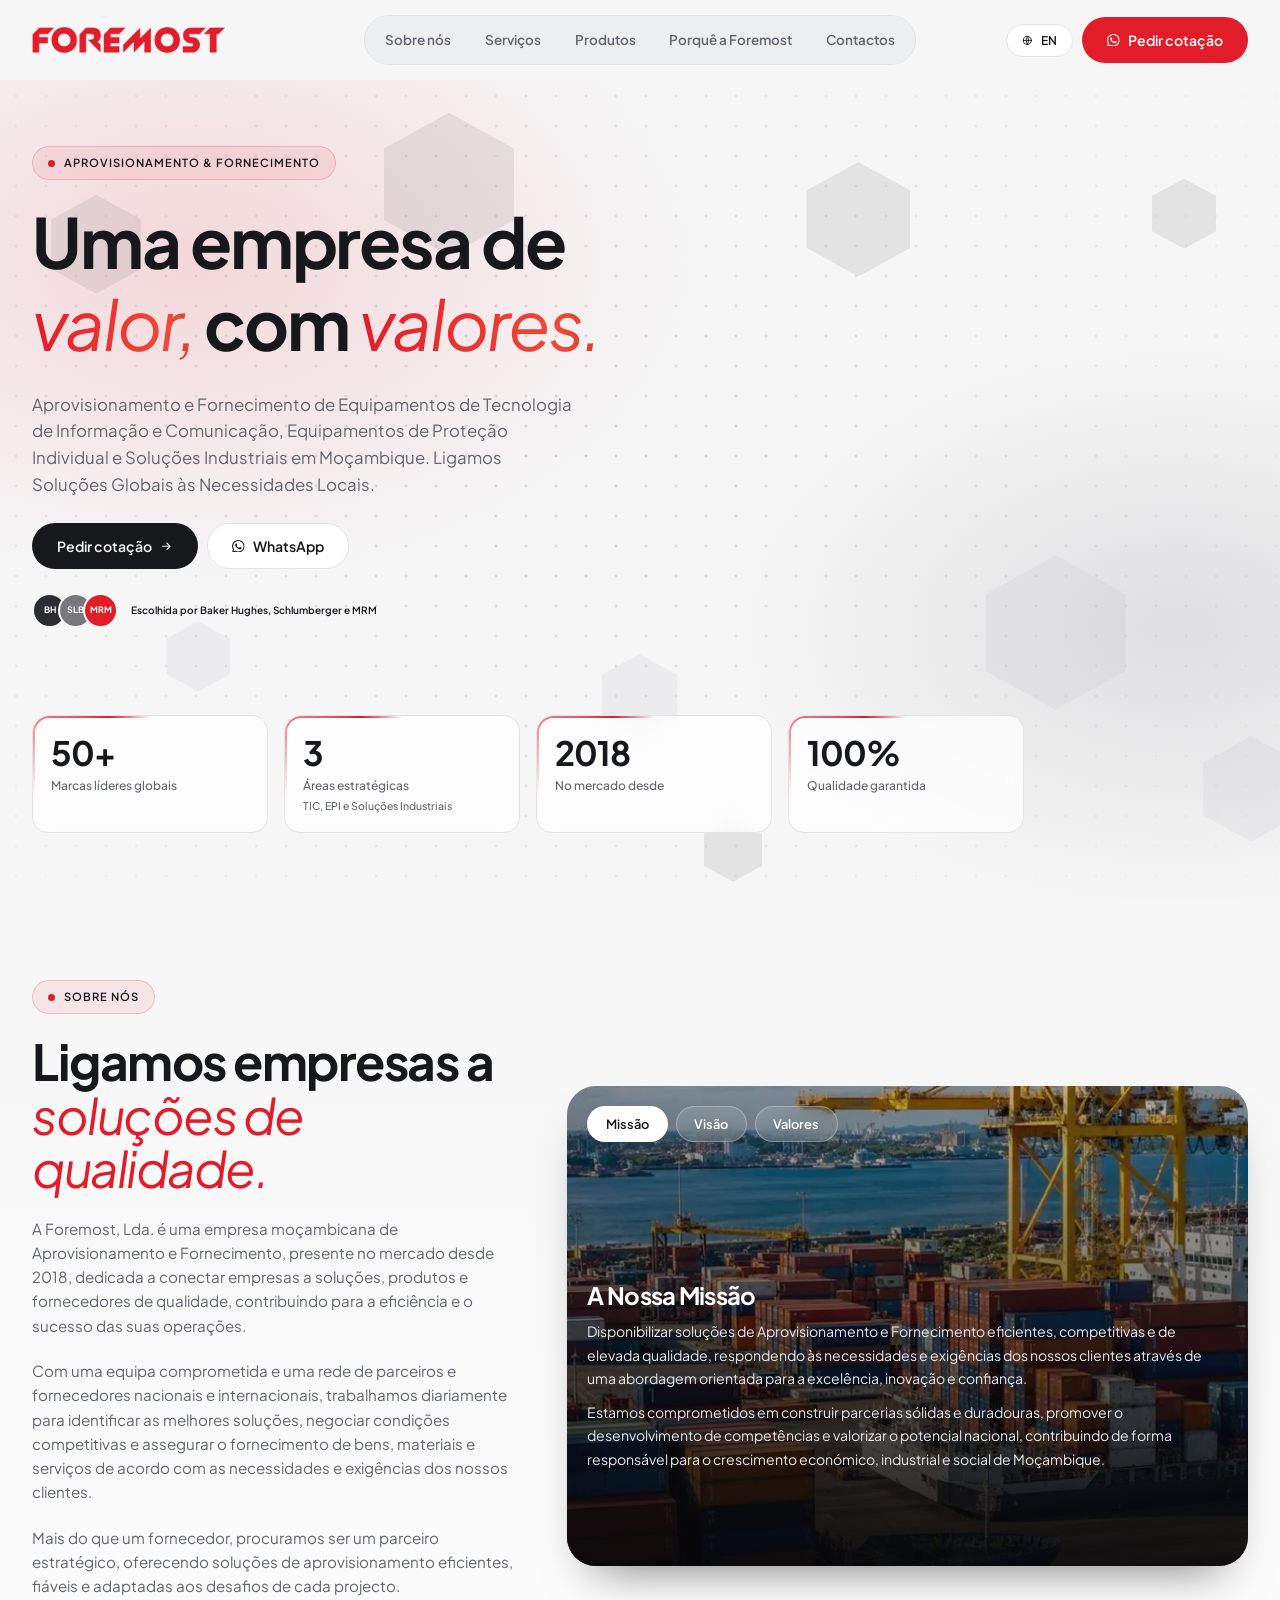
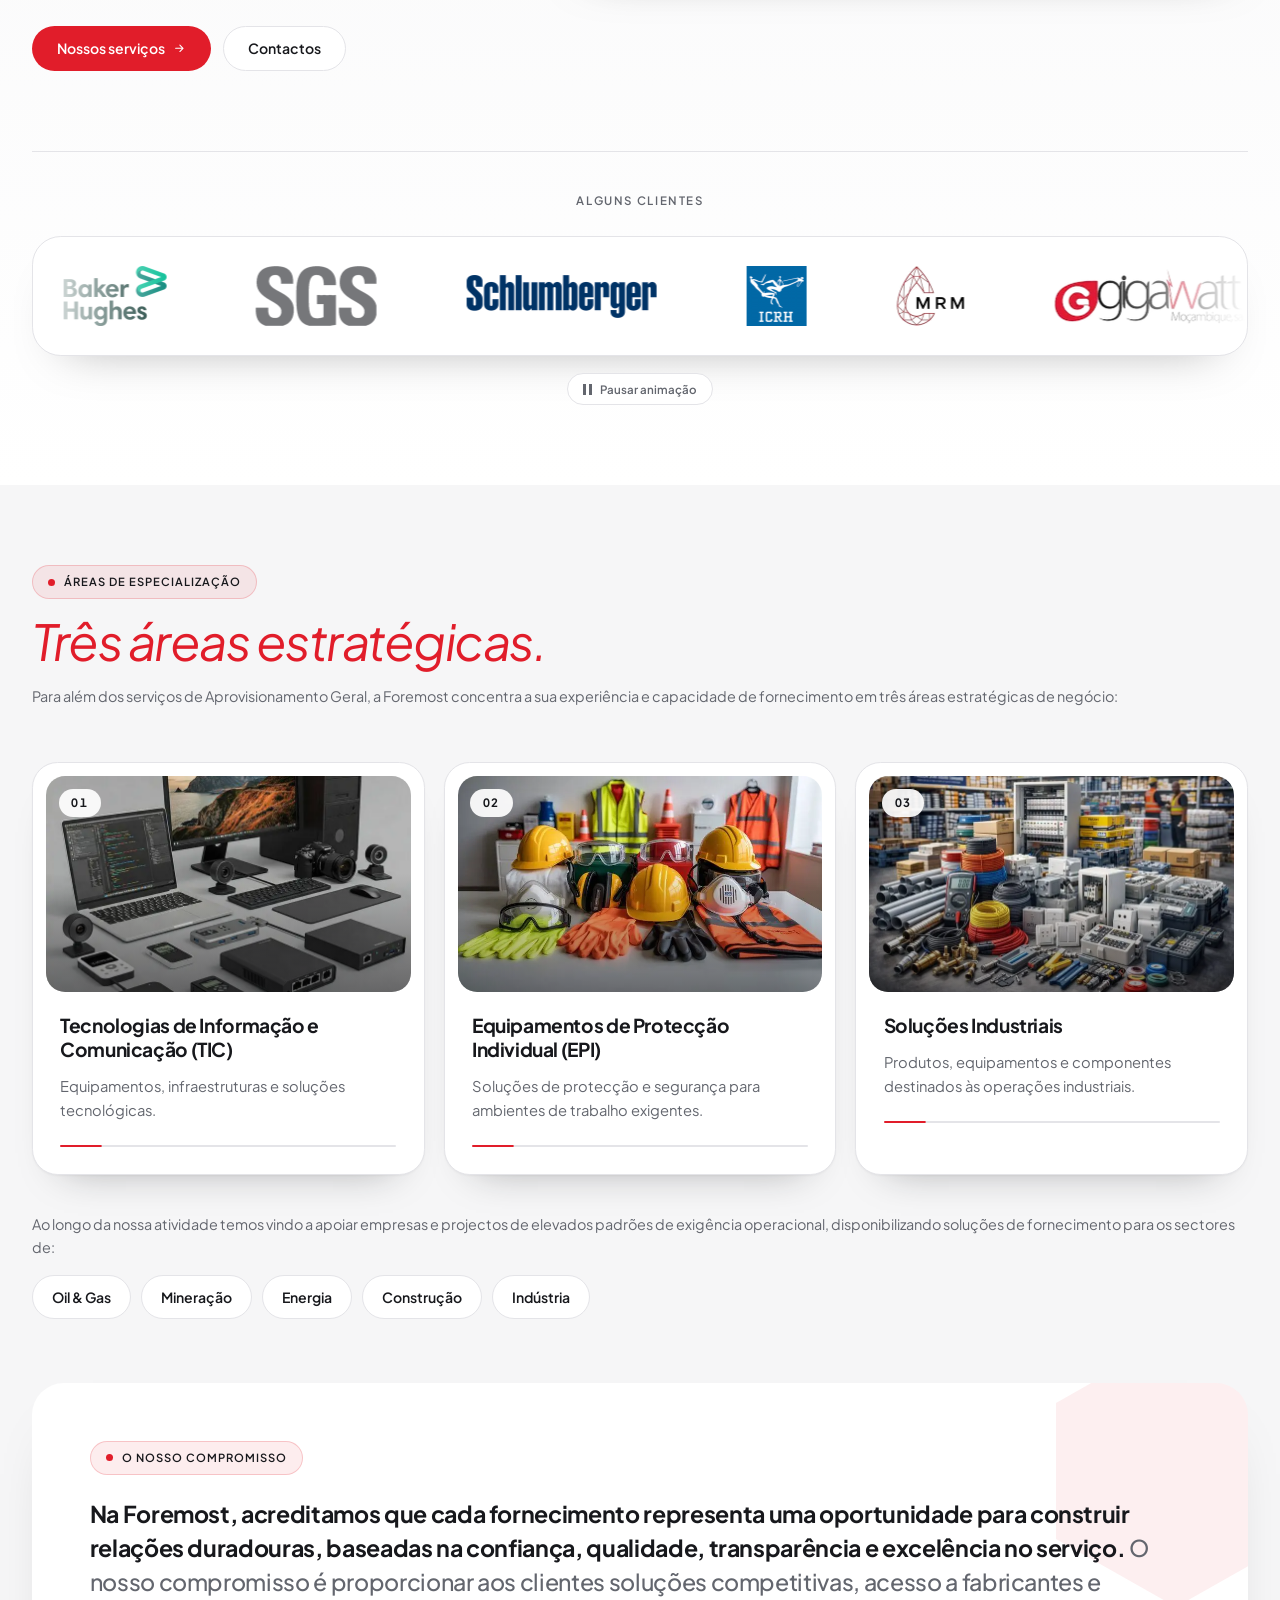
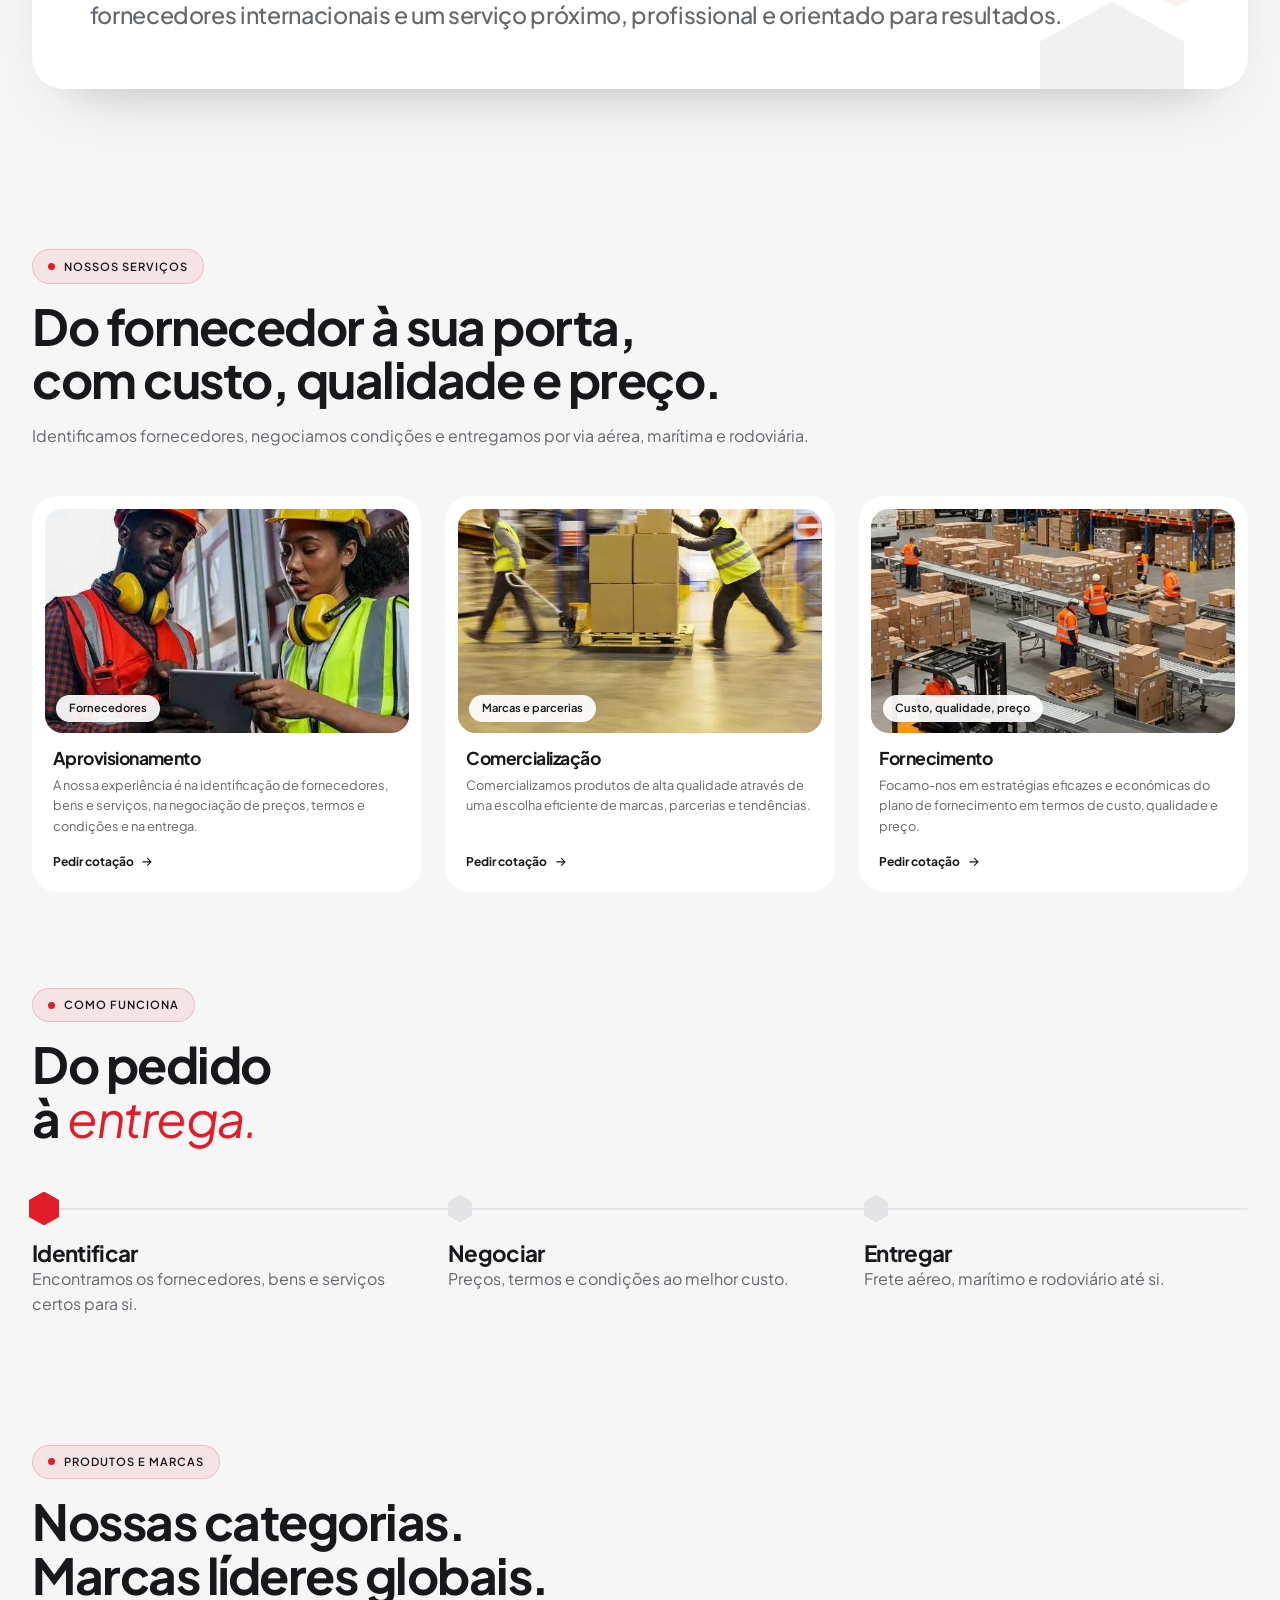
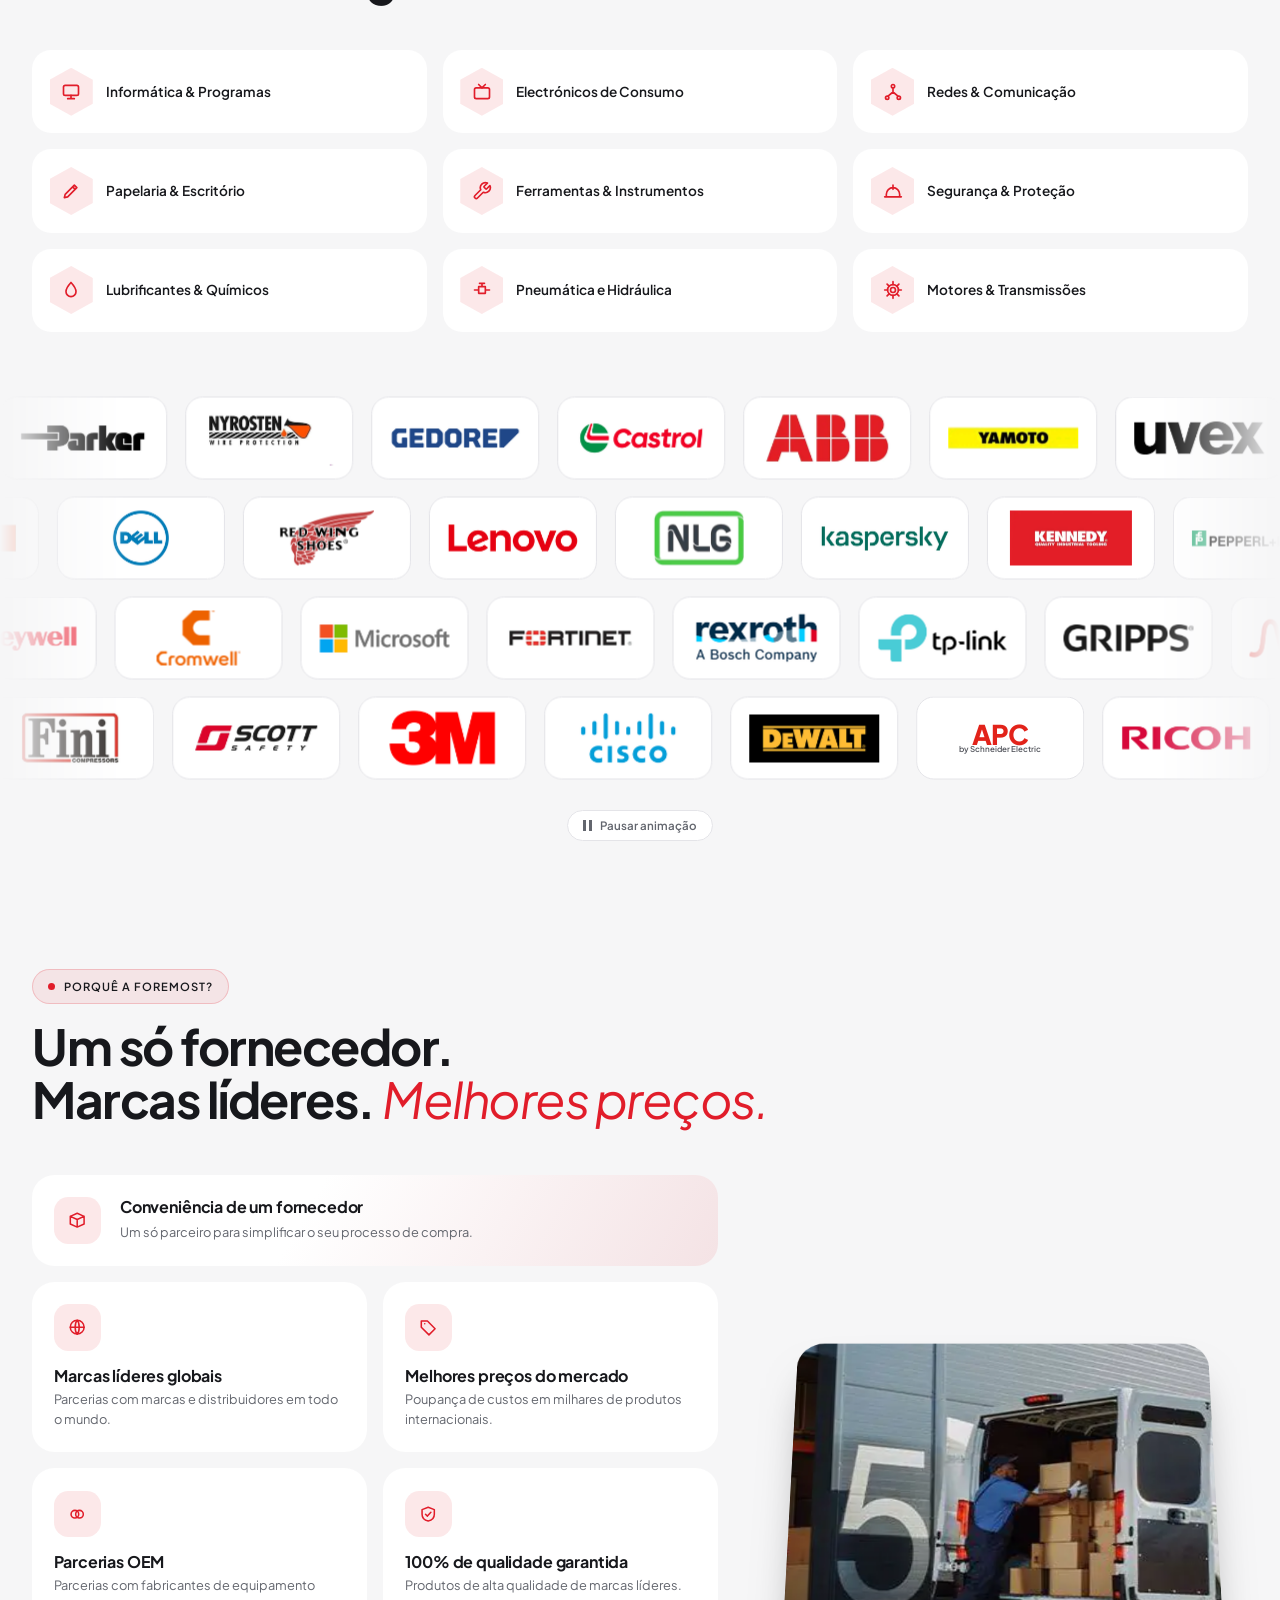
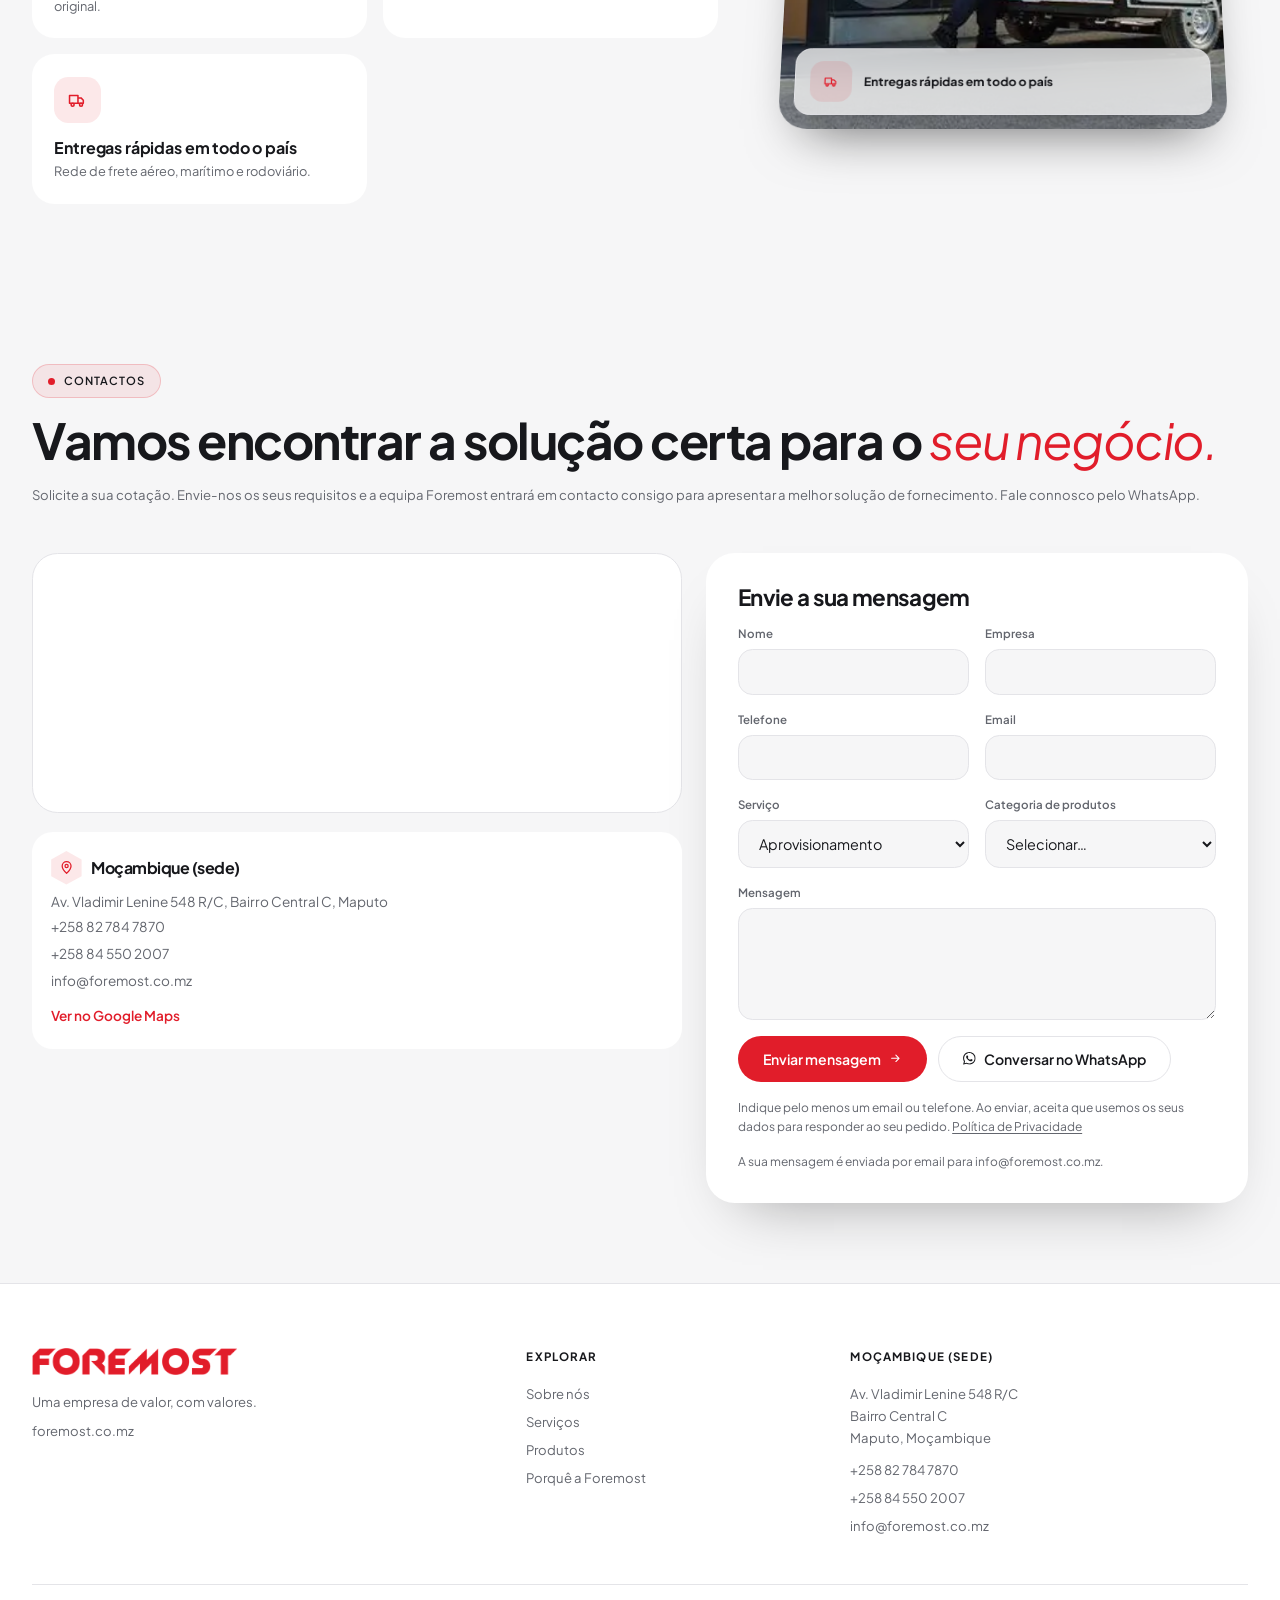
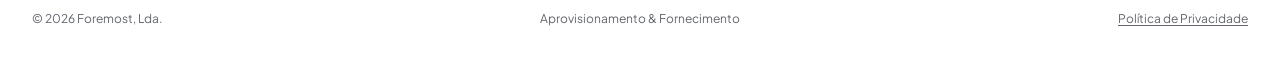
<file: index.html>
<!DOCTYPE html>
<html lang="pt-MZ">
<head>
<meta charset="utf-8">
<meta name="viewport" content="width=device-width,initial-scale=1,viewport-fit=cover">
<meta name="google-site-verification" content="myz9B5tqqlXmwpDvMRJiqE0DPqp7AYC7l11fv12YmTg">
<title>Foremost | Aprovisionamento e Fornecimento em Moçambique</title>
<meta name="description" content="Foremost, Lda.: aprovisionamento e fornecimento em Maputo, Moçambique. TIC, EPI e soluções industriais para Oil &amp; Gas, mineração, energia e construção.">
<meta name="keywords" content="aprovisionamento Moçambique, fornecimento industrial Moçambique, fornecedor EPI Maputo, equipamentos de protecção individual, equipamentos informáticos Maputo, material eléctrico industrial, soluções industriais, fornecedor Oil &amp; Gas, fornecedor mineração, importação de equipamentos, frete aéreo marítimo rodoviário, empresa de aprovisionamento Maputo, Foremost">
<meta name="author" content="Foremost, Lda.">
<meta name="robots" content="index,follow,max-image-preview:large,max-snippet:-1,max-video-preview:-1">
<meta name="theme-color" content="#f6f6f7">
<meta name="color-scheme" content="light">
<meta name="format-detection" content="telephone=no">
<link rel="canonical" href="https://foremost.co.mz/">
<link rel="alternate" hreflang="pt-MZ" href="https://foremost.co.mz/">
<link rel="alternate" hreflang="en" href="https://foremost.co.mz/en/">
<link rel="alternate" hreflang="x-default" href="https://foremost.co.mz/">
<meta property="og:type" content="website">
<meta property="og:site_name" content="Foremost">
<meta property="og:locale" content="pt_PT">
<meta property="og:locale:alternate" content="en_US">
<meta property="og:title" content="Foremost | Aprovisionamento e Fornecimento em Moçambique">
<meta property="og:description" content="Foremost, Lda.: aprovisionamento e fornecimento em Maputo, Moçambique. TIC, EPI e soluções industriais para Oil &amp; Gas, mineração, energia e construção.">
<meta property="og:url" content="https://foremost.co.mz/">
<meta property="og:image" content="https://foremost.co.mz/assets/images/og-foremost.jpg">
<meta property="og:image:type" content="image/jpeg">
<meta property="og:image:width" content="1200">
<meta property="og:image:height" content="630">
<meta property="og:image:alt" content="Foremost: aprovisionamento e fornecimento em Moçambique">
<meta name="twitter:card" content="summary_large_image">
<meta name="twitter:title" content="Foremost | Aprovisionamento e Fornecimento em Moçambique">
<meta name="twitter:description" content="Foremost, Lda.: aprovisionamento e fornecimento em Maputo, Moçambique. TIC, EPI e soluções industriais para Oil &amp; Gas, mineração, energia e construção.">
<meta name="twitter:image" content="https://foremost.co.mz/assets/images/og-foremost.jpg">
<link rel="icon" href="favicon.ico" sizes="any">
<link rel="icon" type="image/png" sizes="32x32" href="assets/icons/favicon-32.png">
<link rel="apple-touch-icon" href="assets/icons/apple-touch-icon.png">
<link rel="manifest" href="manifest.webmanifest">
<link rel="preload" href="assets/fonts/plus-jakarta-sans-latin-wght-normal.woff2" as="font" type="font/woff2" crossorigin>
<link rel="preload" href="assets/fonts/plus-jakarta-sans-latin-wght-italic.woff2" as="font" type="font/woff2" crossorigin>
<link rel="stylesheet" href="assets/css/styles.css?v=282892ed">
<script>document.documentElement.classList.add('js');setTimeout(function(){var h=document.documentElement.classList;h.contains('ready')||h.remove('js')},6000)</script>
<script type="application/ld+json">{"@context":"https://schema.org","@graph":[{"@type":["Organization","LocalBusiness"],"@id":"https://foremost.co.mz/#organization","name":"Foremost","legalName":"Foremost, Lda.","url":"https://foremost.co.mz/","logo":{"@type":"ImageObject","url":"https://foremost.co.mz/assets/icons/icon-512.png","width":512,"height":512},"image":"https://foremost.co.mz/assets/images/og-foremost.jpg","slogan":"Uma empresa de valor, com valores.","foundingDate":"2018","description":"Foremost, Lda.: aprovisionamento e fornecimento em Maputo, Moçambique. TIC, EPI e soluções industriais para Oil & Gas, mineração, energia e construção.","email":"info@foremost.co.mz","telephone":["+258827847870","+258845502007"],"address":{"@type":"PostalAddress","streetAddress":"Av. Vladimir Lenine 548 R/C, Bairro Central C","addressLocality":"Maputo","addressCountry":"MZ"},"areaServed":{"@type":"Country","name":"Moçambique"},"knowsAbout":["Aprovisionamento","Fornecimento","Comercialização","Equipamentos TIC","Equipamentos de protecção individual (EPI)","Soluções industriais","Oil & Gas","Mineração","Energia","Construção"],"contactPoint":[{"@type":"ContactPoint","contactType":"sales","telephone":"+258827847870","email":"info@foremost.co.mz","areaServed":"MZ","availableLanguage":["pt","en"]}],"hasOfferCatalog":{"@type":"OfferCatalog","name":"Serviços e categorias de produtos","itemListElement":[{"@type":"Offer","itemOffered":{"@type":"Service","name":"Aprovisionamento","provider":{"@id":"https://foremost.co.mz/#organization"},"areaServed":"MZ"}},{"@type":"Offer","itemOffered":{"@type":"Service","name":"Comercialização","provider":{"@id":"https://foremost.co.mz/#organization"},"areaServed":"MZ"}},{"@type":"Offer","itemOffered":{"@type":"Service","name":"Fornecimento","provider":{"@id":"https://foremost.co.mz/#organization"},"areaServed":"MZ"}},{"@type":"OfferCatalog","name":"Informática & Programas"},{"@type":"OfferCatalog","name":"Electrónicos de Consumo"},{"@type":"OfferCatalog","name":"Redes & Comunicação"},{"@type":"OfferCatalog","name":"Papelaria & Escritório"},{"@type":"OfferCatalog","name":"Ferramentas & Instrumentos"},{"@type":"OfferCatalog","name":"Segurança & Proteção"},{"@type":"OfferCatalog","name":"Lubrificantes & Químicos"},{"@type":"OfferCatalog","name":"Pneumática e Hidráulica"},{"@type":"OfferCatalog","name":"Motores & Transmissões"}]}},{"@type":"WebSite","@id":"https://foremost.co.mz/#website","url":"https://foremost.co.mz/","name":"Foremost","inLanguage":["pt-MZ","en"],"publisher":{"@id":"https://foremost.co.mz/#organization"}},{"@type":"WebPage","@id":"https://foremost.co.mz/#webpage","url":"https://foremost.co.mz/","name":"Foremost | Aprovisionamento e Fornecimento em Moçambique","description":"Foremost, Lda.: aprovisionamento e fornecimento em Maputo, Moçambique. TIC, EPI e soluções industriais para Oil & Gas, mineração, energia e construção.","inLanguage":"pt-MZ","isPartOf":{"@id":"https://foremost.co.mz/#website"},"about":{"@id":"https://foremost.co.mz/#organization"},"primaryImageOfPage":{"@type":"ImageObject","url":"https://foremost.co.mz/assets/images/og-foremost.jpg"}}]}</script>
</head>
<body>
<a class="skip" href="#main">Saltar para o conteúdo</a><i aria-hidden="true" id="pg"></i><svg aria-hidden="true" height="0" style="position:absolute" width="0"><defs><symbol id="a" viewBox="0 0 24 24"><path d="M5 12h14M13 6l6 6-6 6"></path></symbol>
<symbol id="mn" viewBox="0 0 24 24"><path d="M4 7h16M4 12h16M4 17h16"></path></symbol>
<symbol id="bx" viewBox="0 0 24 24"><path d="M3 7l9-4 9 4-9 4-9-4zM3 7v10l9 4 9-4V7M12 11v10"></path></symbol>
<symbol id="gl" viewBox="0 0 24 24"><circle cx="12" cy="12" r="9"></circle><path d="M3 12h18M12 3c3.5 3.5 3.5 14.5 0 18M12 3c-3.5 3.5-3.5 14.5 0 18"></path></symbol>
<symbol id="tg" viewBox="0 0 24 24"><path d="M3 12V4h8l10 10-8 8L3 12zM7.5 7.5h.01"></path></symbol>
<symbol id="lk" viewBox="0 0 24 24"><circle cx="9" cy="12" r="5"></circle><circle cx="15" cy="12" r="5"></circle></symbol>
<symbol id="sh" viewBox="0 0 24 24"><path d="M12 3l8 3v6c0 5-3.5 8-8 9-4.5-1-8-4-8-9V6l8-3zM8.5 12l2.5 2.5 4.5-5"></path></symbol>
<symbol id="tr" viewBox="0 0 24 24"><path d="M2 6h11v10H2zM13 9h4l3 3v4h-7"></path><circle cx="6" cy="18" r="2"></circle><circle cx="17" cy="18" r="2"></circle></symbol>
<symbol id="sp" viewBox="0 0 24 24"><path d="M3 17l2 3h14l2-3-9-3-9 3zM6 13V8h12v5M12 4v4"></path></symbol>
<symbol id="pl" viewBox="0 0 24 24"><path d="M21 16v-2l-8-5V4a1.5 1.5 0 00-3 0v5l-8 5v2l8-2.5V19l-2 1.5V22l3.5-1 3.5 1v-1.5L13 19v-5.5l8 2.5z"></path></symbol>
<symbol id="c0" viewBox="0 0 24 24"><rect height="12" rx="2" width="18" x="3" y="4"></rect><path d="M8 20h8M12 16v4"></path></symbol>
<symbol id="c1" viewBox="0 0 24 24"><rect height="13" rx="2" width="18" x="3" y="7"></rect><path d="M8 3l4 4 4-4"></path></symbol>
<symbol id="c2" viewBox="0 0 24 24"><circle cx="12" cy="5" r="2"></circle><circle cx="5" cy="19" r="2"></circle><circle cx="19" cy="19" r="2"></circle><path d="M12 7v5M12 12l-6 5M12 12l6 5"></path></symbol>
<symbol id="c3" viewBox="0 0 24 24"><path d="M4 20l1-4L16 5l3 3L8 19l-4 1zM14 7l3 3"></path></symbol>
<symbol id="c4" viewBox="0 0 24 24"><path d="M3 11v2a1 1 0 001 1h2l7 4V6L6 10H4a1 1 0 00-1 1zM16 9a4 4 0 010 6M19 7a7 7 0 010 10"></path></symbol>
<symbol id="c5" viewBox="0 0 24 24"><path d="M14.7 6.3a1 1 0 000 1.4l1.6 1.6a1 1 0 001.4 0l3.77-3.77a6 6 0 01-7.94 7.94l-6.91 6.91a2.12 2.12 0 01-3-3l6.91-6.91a6 6 0 017.94-7.94l-3.76 3.76z"></path></symbol>
<symbol id="c6" viewBox="0 0 24 24"><path d="M12 3l1.8 5.2L19 10l-5.2 1.8L12 17l-1.8-5.2L5 10l5.2-1.8zM19 16l.8 2.2L22 19l-2.2.8L19 22l-.8-2.2L16 19l2.2-.8z"></path></symbol>
<symbol id="c7" viewBox="0 0 24 24"><path d="M2 19h20M4 19v-3a8 8 0 0116 0v3M12 5v5"></path></symbol>
<symbol id="c8" viewBox="0 0 24 24"><path d="M12 3s6 6.5 6 11a6 6 0 01-12 0c0-4.5 6-11 6-11z"></path></symbol>
<symbol id="c9" viewBox="0 0 24 24"><path d="M3 12h5M16 12h5M8 8h8v8H8zM12 8V4M9 4h6"></path></symbol>
<symbol id="c10" viewBox="0 0 24 24"><path d="M9 3h6M10 3v6L4.5 19a1.5 1.5 0 001.3 2.2h12.4a1.5 1.5 0 001.3-2.2L14 9V3M7.5 15h9"></path></symbol>
<symbol id="c11" viewBox="0 0 24 24"><circle cx="12" cy="12" r="3"></circle><circle cx="12" cy="12" r="6.5"></circle><path d="M12 2v3.5M12 18.5V22M2 12h3.5M18.5 12H22M4.9 4.9l2.5 2.5M16.6 16.6l2.5 2.5M4.9 19.1l2.5-2.5M16.6 7.4l2.5-2.5"></path></symbol>
<symbol id="wa" viewBox="0 0 24 24"><path d="M17.472 14.382c-.297-.149-1.758-.867-2.03-.967-.273-.099-.471-.148-.67.15-.197.297-.767.966-.94 1.164-.173.199-.347.223-.644.075-.297-.15-1.255-.463-2.39-1.475-.883-.788-1.48-1.761-1.653-2.059-.173-.297-.018-.458.13-.606.134-.133.298-.347.446-.52.149-.174.198-.298.298-.497.099-.198.05-.371-.025-.52-.075-.149-.669-1.612-.916-2.207-.242-.579-.487-.5-.669-.51-.173-.008-.371-.01-.57-.01-.198 0-.52.074-.792.372-.272.297-1.04 1.016-1.04 2.479 0 1.462 1.065 2.875 1.213 3.074.149.198 2.096 3.2 5.077 4.487.709.306 1.262.489 1.694.625.712.227 1.36.195 1.871.118.571-.085 1.758-.719 2.006-1.413.248-.694.248-1.289.173-1.413-.074-.124-.272-.198-.57-.347m-5.421 7.403h-.004a9.87 9.87 0 01-5.031-1.378l-.361-.214-3.741.982.998-3.648-.235-.374a9.86 9.86 0 01-1.51-5.26c.001-5.45 4.436-9.884 9.888-9.884 2.64 0 5.122 1.03 6.988 2.898a9.825 9.825 0 012.893 6.994c-.003 5.45-4.437 9.884-9.885 9.884m8.413-18.297A11.815 11.815 0 0012.05 0C5.495 0 .16 5.335.157 11.892c0 2.096.547 4.142 1.588 5.945L.057 24l6.305-1.654a11.882 11.882 0 005.683 1.448h.005c6.554 0 11.89-5.335 11.893-11.893a11.821 11.821 0 00-3.48-8.413Z"></path></symbol>
<symbol id="pn" viewBox="0 0 24 24"><path d="M12 21s7-6.2 7-11.5A7 7 0 005 9.5C5 14.8 12 21 12 21z"></path><circle cx="12" cy="9.5" r="2.5"></circle></symbol>
</defs></svg>
<header class="nv"><div class="w"><a aria-label="Foremost, página inicial" href="./"><img alt="Foremost" class="lg-h" decoding="async" fetchpriority="high" height="69" src="assets/images/foremost-logo.webp" width="520"/></a><nav aria-label="Principal" class="nk"><i class="nb"></i><a href="#sobre">Sobre nós</a><a href="#servicos">Serviços</a><a href="#produtos">Produtos</a><a href="#porque">Porquê a Foremost</a><a href="#contactos">Contactos</a></nav>
<div style="display:flex;gap:.6rem;align-items:center"><a class="b o sm" data-base="en/" href="en/" hreflang="en" id="lg" lang="en"><svg aria-hidden="true" class="i" focusable="false"><use href="#gl"></use></svg>
<b>EN</b><span class="sr-only"> (English)</span></a><a class="b r hd wl" href="https://wa.me/258827847870?text=Ol%C3%A1%20Foremost%21%20Gostaria%20de%20pedir%20uma%20cota%C3%A7%C3%A3o." rel="noopener noreferrer" target="_blank"><svg aria-hidden="true" class="i wa" focusable="false"><use href="#wa"></use></svg>
<span>Pedir cotação</span><span class="sr-only"> (abre o WhatsApp numa nova janela)</span></a><button aria-controls="sm" aria-expanded="false" aria-haspopup="dialog" aria-label="Menu" class="b o sm" id="mbt" type="button"><span>Menu</span><i class="sm-ic"></i></button></div>
</div>
</header>
<div aria-label="Menu" aria-modal="true" id="sm" role="dialog"><div aria-hidden="true" class="sm-bd"></div>
<div aria-hidden="true" class="sm-pre" style="background:#b5b5b9"></div>
<div aria-hidden="true" class="sm-pre" style="background:#e11d2a"></div>
<nav aria-label="Menu" class="sm-p"><button aria-label="Fechar menu" class="b o sm sm-x" type="button"><span>Fechar</span><i class="sm-ic"></i></button><ul class="sm-l"><li><a href="#"><span class="sm-it">Início</span></a></li>
<li><a href="#sobre"><span class="sm-it">Sobre nós</span></a></li>
<li><a href="#servicos"><span class="sm-it">Serviços</span></a></li>
<li><a href="#produtos"><span class="sm-it">Produtos</span></a></li>
<li><a href="#porque"><span class="sm-it">Porquê a Foremost</span></a></li>
<li><a href="#contactos"><span class="sm-it">Contactos</span></a></li>
</ul>
<div class="sm-b"><a class="b r sm-c wl" href="https://wa.me/258827847870?text=Ol%C3%A1%20Foremost%21%20Gostaria%20de%20pedir%20uma%20cota%C3%A7%C3%A3o." rel="noopener noreferrer" target="_blank"><span>Pedir cotação</span><svg aria-hidden="true" class="i" focusable="false"><use href="#a"></use></svg>
<span class="sr-only"> (abre o WhatsApp numa nova janela)</span></a><div class="sm-s"><h4>Contactos</h4>
<a href="mailto:info@foremost.co.mz">info@foremost.co.mz</a><a href="tel:+258827847870">+258&nbsp;82&nbsp;784&nbsp;7870</a><a href="tel:+258845502007">+258&nbsp;84&nbsp;550&nbsp;2007</a><a href="https://foremost.co.mz/">foremost.co.mz</a></div>
</div>
</nav>
</div>
<main id="main" tabindex="-1"><section aria-labelledby="h-hero" class="hero"><div aria-hidden="true" class="hxs"><i class="hb" style="left:4%;top:14%;width:90px;height:99.0px;animation-delay:0.0s;background:#77777c"></i><i class="hb" style="left:13%;top:66%;width:64px;height:70.4px;animation-delay:-1.3s;background:#b5b5b9"></i><i class="hb" style="left:30%;top:4%;width:130px;height:143.0px;animation-delay:-2.6s;background:#77777c"></i><i class="hb" style="left:47%;top:70%;width:76px;height:83.6px;animation-delay:-3.9s;background:#b5b5b9"></i><i class="hb" style="left:63%;top:10%;width:104px;height:114.4px;animation-delay:-5.2s;background:#77777c"></i><i class="hb" style="left:77%;top:58%;width:140px;height:154.0px;animation-delay:-6.5s;background:#b5b5b9"></i><i class="hb" style="left:90%;top:12%;width:64px;height:70.4px;animation-delay:-7.8s;background:#77777c"></i><i class="hb" style="left:94%;top:80%;width:96px;height:105.6px;animation-delay:-9.1s;background:#b5b5b9"></i><i class="hb" style="left:55%;top:90%;width:58px;height:63.8px;animation-delay:-10.4s;background:#77777c"></i></div>
<div class="w"><div class="hg"><div class="hl"><span class="pill fi" style="--i:0">Aprovisionamento &amp; Fornecimento</span><h1 id="h-hero"><span class="ln" style="--i:0"><b>Uma empresa de</b></span> <span class="ln" style="--i:1"><b><em>valor,</em> com <em>valores.</em></b></span></h1>
<p class="fi" style="--i:2">Aprovisionamento e Fornecimento de Equipamentos de Tecnologia de Informação e Comunicação, Equipamentos de Proteção Individual e Soluções Industriais em Moçambique. Ligamos Soluções Globais às Necessidades Locais.</p>
<div class="fm fi" style="--i:3"><a class="b wl" href="https://wa.me/258827847870?text=Ol%C3%A1%20Foremost%21%20Gostaria%20de%20pedir%20uma%20cota%C3%A7%C3%A3o." rel="noopener noreferrer" target="_blank"><span>Pedir cotação</span><svg aria-hidden="true" class="i" focusable="false"><use href="#a"></use></svg>
<span class="sr-only"> (abre o WhatsApp numa nova janela)</span></a><a class="b o wl" href="https://wa.me/258827847870?text=Ol%C3%A1%20Foremost%21%20Gostaria%20de%20pedir%20uma%20cota%C3%A7%C3%A3o." rel="noopener noreferrer" target="_blank"><svg aria-hidden="true" class="i wa" focusable="false"><use href="#wa"></use></svg>
<span>WhatsApp</span><span class="sr-only"> (abre o WhatsApp numa nova janela)</span></a></div>
<div class="av fi" style="--i:4"><span aria-hidden="true"><b style="background:#2b2d33">BH</b><b style="background:#77777c">SLB</b><b style="background:var(--red)">MRM</b></span><small>Escolhida por Baker Hughes, Schlumberger e MRM</small></div>
</div>
<div class="rc"><div class="gv"><canvas aria-hidden="true" id="gp"></canvas><canvas aria-label="Globo 3D com rotas de carga para Maputo" id="gc" role="img"></canvas></div>
</div>
</div>
<div class="st4 st"><div class="sc"><b><span class="n" data-s="+" data-to="50">50+</span></b><span>Marcas líderes globais</span></div>
<div class="sc"><b><span class="n" data-to="3">3</span></b><span>Áreas estratégicas</span><small>TIC, EPI e Soluções Industriais</small></div>
<div class="sc"><b><span class="n" data-to="2018">2018</span></b><span>No mercado desde</span></div>
<div class="sc"><b><span class="n" data-s="%" data-to="100">100%</span></b><span>Qualidade garantida</span></div>
</div>
</div>
</section>
<section aria-labelledby="h-sobre" class="sec g2" id="sobre"><div class="w"><div class="mg"><div class="rv"><span class="pill">Sobre nós</span><h2 id="h-sobre">Ligamos empresas a <em>soluções de qualidade.</em></h2>
<p>A Foremost, Lda. é uma empresa moçambicana de Aprovisionamento e Fornecimento, presente no mercado desde 2018, dedicada a conectar empresas a soluções, produtos e fornecedores de qualidade, contribuindo para a eficiência e o sucesso das suas operações.</p>
<p>Com uma equipa comprometida e uma rede de parceiros e fornecedores nacionais e internacionais, trabalhamos diariamente para identificar as melhores soluções, negociar condições competitivas e assegurar o fornecimento de bens, materiais e serviços de acordo com as necessidades e exigências dos nossos clientes.</p>
<p>Mais do que um fornecedor, procuramos ser um parceiro estratégico, oferecendo soluções de aprovisionamento eficientes, fiáveis e adaptadas aos desafios de cada projecto.</p>
<div class="bs"><a class="b r" href="#servicos"><span>Nossos serviços</span><svg aria-hidden="true" class="i" focusable="false"><use href="#a"></use></svg>
</a><a class="b o" href="#contactos">Contactos</a></div>
</div>
<div class="mv rv" id="mv"><img alt="Porto com guindastes e contentores" class="on" decoding="async" fetchpriority="low" height="1300" loading="lazy" src="assets/images/photos/porto-com-guindastes-e-contentores.webp" width="731"/><img alt="Carga aérea num aeroporto ao anoitecer" decoding="async" fetchpriority="low" height="414" loading="lazy" src="assets/images/photos/carga-aerea-num-aeroporto-ao-anoitecer.webp" width="736"/><img alt="Navio porta-contentores no mar" decoding="async" fetchpriority="low" height="1051" loading="lazy" src="assets/images/photos/navio-porta-contentores-no-mar.webp" width="736"/><div aria-label="Missão, visão e valores" class="mvt" role="tablist"><button aria-controls="pnl-m" aria-selected="true" class="on" id="tab-m" role="tab" tabindex="0" type="button">Missão</button><button aria-controls="pnl-v" aria-selected="false" id="tab-v" role="tab" tabindex="-1" type="button">Visão</button><button aria-controls="pnl-a" aria-selected="false" id="tab-a" role="tab" tabindex="-1" type="button">Valores</button></div>
<div class="mvx"><div aria-labelledby="tab-m" class="mvp on" id="pnl-m" role="tabpanel" tabindex="0"><h3>A Nossa Missão</h3>
<p>Disponibilizar soluções de Aprovisionamento e Fornecimento eficientes, competitivas e de elevada qualidade, respondendo às necessidades e exigências dos nossos clientes através de uma abordagem orientada para a excelência, inovação e confiança.</p>
<p>Estamos comprometidos em construir parcerias sólidas e duradouras, promover o desenvolvimento de competências e valorizar o potencial nacional, contribuindo de forma responsável para o crescimento económico, industrial e social de Moçambique.</p>
</div>
<div aria-labelledby="tab-v" class="mvp" id="pnl-v" role="tabpanel" tabindex="0"><h3>A Nossa Visão</h3>
<p>Ser uma referência nacional em Aprovisionamento e Fornecimento, reconhecida pela excelência dos nossos produtos e serviços, pela confiança dos nossos clientes e parceiros e pela capacidade de responder às exigências de um mercado em constante evolução.</p>
<p>Ambicionamos contribuir para o desenvolvimento industrial de Moçambique, promovendo o crescimento de competências locais, estabelecendo parcerias estratégicas internacionais e disponibilizando soluções competitivas, inovadoras e de elevado valor acrescentado.</p>
</div>
<div aria-labelledby="tab-a" class="mvp" id="pnl-a" role="tabpanel" tabindex="0"><h3>Os Nossos Valores</h3>
<p>Os valores da Foremost reflectem os princípios que orientam a nossa conduta, sustentam as nossas relações comerciais e definem a forma como trabalhamos com clientes, parceiros e fornecedores.</p>
<p>Acreditamos que o sucesso sustentável se constrói através da integridade, confiança, excelência e compromisso. Estes princípios estão presentes em cada decisão, negociação e fornecimento, orientando-nos na criação de relações duradouras e na entrega de soluções que acrescentam valor aos nossos clientes.</p>
<div class="chips"><span>Integridade</span><span>Confiança</span><span>Excelência</span><span>Compromisso</span></div>
</div>
</div>
</div>
</div>
<div class="cl rv"><p>Alguns clientes</p>
<div class="ll"><div class="lw"><div class="lt"><img alt="Baker Hughes" decoding="async" fetchpriority="low" height="60" loading="lazy" src="assets/images/clients/baker-hughes.webp" style="width:103px;height:60px" width="103"/><img alt="SGS" decoding="async" fetchpriority="low" height="60" loading="lazy" src="assets/images/clients/sgs.webp" style="width:121px;height:60px" width="121"/><img alt="Schlumberger" decoding="async" fetchpriority="low" height="43" loading="lazy" src="assets/images/clients/schlumberger.webp" style="width:190px;height:43px" width="190"/><img alt="ICRH" decoding="async" fetchpriority="low" height="60" loading="lazy" src="assets/images/clients/icrh.webp" style="width:60px;height:60px" width="60"/><img alt="Montepuez Ruby Mining" decoding="async" fetchpriority="low" height="60" loading="lazy" src="assets/images/clients/montepuez-ruby-mining.webp" style="width:69px;height:60px" width="69"/><img alt="Gigawatt Moçambique, SA" decoding="async" fetchpriority="low" height="55" loading="lazy" src="assets/images/clients/gigawatt-mocambique-sa.webp" style="width:190px;height:55px" width="190"/><img alt="Rönesans" decoding="async" fetchpriority="low" height="39" loading="lazy" src="assets/images/clients/ronesans.webp" style="width:190px;height:39px" width="190"/><img alt="MSI — A Tetra Tech Company" decoding="async" fetchpriority="low" height="60" loading="lazy" src="assets/images/clients/msi-a-tetra-tech-company.webp" style="width:171px;height:60px" width="171"/><img alt="Superfert" decoding="async" fetchpriority="low" height="60" loading="lazy" src="assets/images/clients/superfert.webp" style="width:98px;height:60px" width="98"/><img alt="Mozambique Rovuma Venture" decoding="async" fetchpriority="low" height="60" loading="lazy" src="assets/images/clients/mozambique-rovuma-venture.webp" style="width:190px;height:60px" width="190"/><img alt="Meridian" decoding="async" fetchpriority="low" height="51" loading="lazy" src="assets/images/clients/meridian.webp" style="width:190px;height:51px" width="190"/><img alt="Abaricom" decoding="async" fetchpriority="low" height="60" loading="lazy" src="assets/images/clients/abaricom.webp" style="width:167px;height:60px" width="167"/></div>
</div>
</div>
<button aria-pressed="false" class="pz" data-pause="Pausar animação" data-play="Retomar animação" type="button">Pausar animação</button></div>
</div>
</section>
<section aria-labelledby="h-especializacao" class="sec" id="especializacao" style="padding-bottom:2rem"><div class="w"><div class="sh rv"><span class="pill">Áreas de especialização</span><h2 id="h-especializacao"><em>Três áreas estratégicas.</em></h2>
<p class="ai">Para além dos serviços de Aprovisionamento Geral, a Foremost concentra a sua experiência e capacidade de fornecimento em três áreas estratégicas de negócio:</p>
</div>
<div class="ag st"><article class="ac f tl"><div class="ap"><img alt="Equipamentos informáticos e eletrónicos" decoding="async" fetchpriority="low" height="736" loading="lazy" src="assets/images/photos/equipamentos-informaticos-e-eletronicos.webp" width="736"/><span class="no">01</span></div>
<div class="ab"><h3>Tecnologias de Informação e Comunicação (TIC)</h3>
<p>Equipamentos, infraestruturas e soluções tecnológicas.</p>
<i class="bar"></i></div>
</article>
<article class="ac f tl"><div class="ap"><img alt="Equipamentos de protecção individual" decoding="async" fetchpriority="low" height="412" loading="lazy" src="assets/images/photos/equipamentos-de-proteccao-individual.webp" width="734"/><span class="no">02</span></div>
<div class="ab"><h3>Equipamentos de Protecção Individual (EPI)</h3>
<p>Soluções de protecção e segurança para ambientes de trabalho exigentes.</p>
<i class="bar"></i></div>
</article>
<article class="ac f tl"><div class="ap"><img alt="Materiais eléctricos e industriais" decoding="async" fetchpriority="low" height="490" loading="lazy" src="assets/images/photos/materiais-electricos-e-industriais.webp" width="735"/><span class="no">03</span></div>
<div class="ab"><h3>Soluções Industriais</h3>
<p>Produtos, equipamentos e componentes destinados às operações industriais.</p>
<i class="bar"></i></div>
</article>
</div>
<div class="sx rv"><p>Ao longo da nossa atividade temos vindo a apoiar empresas e projectos de elevados padrões de exigência operacional, disponibilizando soluções de fornecimento para os sectores de:</p>
<div class="chips"><span>Oil &amp; Gas</span><span>Mineração</span><span>Energia</span><span>Construção</span><span>Indústria</span></div>
</div>
</div>
</section>
<section aria-label="O nosso compromisso" class="sec" id="compromisso" style="padding-top:2rem"><div class="w"><div class="cm rv"><span class="pill">O Nosso Compromisso</span><p class="big">Na Foremost, acreditamos que cada fornecimento representa uma oportunidade para construir relações duradouras, baseadas na confiança, qualidade, transparência e excelência no serviço. <span class="cn2">O nosso compromisso é proporcionar aos clientes soluções competitivas, acesso a fabricantes e fornecedores internacionais e um serviço próximo, profissional e orientado para resultados.</span></p>
</div>
</div>
</section>
<section aria-labelledby="h-servicos" class="sec" id="servicos"><div class="w"><div class="sh rv"><span class="pill">Nossos serviços</span><h2 id="h-servicos">Do fornecedor à sua porta,<br/>com custo, qualidade e preço.</h2>
<p>Identificamos fornecedores, negociamos condições e entregamos por via aérea, marítima e rodoviária.</p>
</div>
<div class="sg st"><article class="sv tl"><div><div class="si"><img alt="Equipa a verificar carga num contentor" decoding="async" fetchpriority="low" height="417" loading="lazy" src="assets/images/photos/equipa-a-verificar-carga-num-contentor.webp" width="626"/><span>Fornecedores</span></div>
<h3>Aprovisionamento</h3>
<p>A nossa experiência é na identificação de fornecedores, bens e serviços, na negociação de preços, termos e condições e na entrega.</p>
</div>
<a class="lm wl" href="https://wa.me/258827847870?text=Ol%C3%A1%20Foremost%21%20Gostaria%20de%20pedir%20uma%20cota%C3%A7%C3%A3o." rel="noopener noreferrer" target="_blank"><span>Pedir cotação</span><svg aria-hidden="true" class="i" focusable="false"><use href="#a"></use></svg>
<span class="sr-only"> (abre o WhatsApp numa nova janela)</span></a></article>
<article class="sv tl"><div><div class="si"><img alt="Colaboradores a movimentar paletes" decoding="async" fetchpriority="low" height="490" loading="lazy" src="assets/images/photos/colaboradores-a-movimentar-paletes.webp" width="736"/><span>Marcas e parcerias</span></div>
<h3>Comercialização</h3>
<p>Comercializamos produtos de alta qualidade através de uma escolha eficiente de marcas, parcerias e tendências.</p>
</div>
<a class="lm wl" href="https://wa.me/258827847870?text=Ol%C3%A1%20Foremost%21%20Gostaria%20de%20pedir%20uma%20cota%C3%A7%C3%A3o." rel="noopener noreferrer" target="_blank"><span>Pedir cotação</span><svg aria-hidden="true" class="i" focusable="false"><use href="#a"></use></svg>
<span class="sr-only"> (abre o WhatsApp numa nova janela)</span></a></article>
<article class="sv tl"><div><div class="si"><img alt="Armazém com paletes e tapetes rolantes" decoding="async" fetchpriority="low" height="1104" loading="lazy" src="assets/images/photos/armazem-com-paletes-e-tapetes-rolantes.webp" width="736"/><span>Custo, qualidade, preço</span></div>
<h3>Fornecimento</h3>
<p>Focamo-nos em estratégias eficazes e económicas do plano de fornecimento em termos de custo, qualidade e preço.</p>
</div>
<a class="lm wl" href="https://wa.me/258827847870?text=Ol%C3%A1%20Foremost%21%20Gostaria%20de%20pedir%20uma%20cota%C3%A7%C3%A3o." rel="noopener noreferrer" target="_blank"><span>Pedir cotação</span><svg aria-hidden="true" class="i" focusable="false"><use href="#a"></use></svg>
<span class="sr-only"> (abre o WhatsApp numa nova janela)</span></a></article>
</div>
</div>
</section>
<section aria-labelledby="h-processo" class="sec" id="processo" style="padding:1rem 0 3rem"><div class="w"><div class="sh rv"><span class="pill">Como funciona</span><h2 id="h-processo">Do pedido<br/>à <em>entrega.</em></h2>
</div>
<div class="tm" id="tm"><i class="tk"></i><i class="tf"></i><div class="td"><span class="nd"></span><h3>Identificar</h3>
<p>Encontramos os fornecedores, bens e serviços certos para si.</p>
</div>
<div class="td"><span class="nd"></span><h3>Negociar</h3>
<p>Preços, termos e condições ao melhor custo.</p>
</div>
<div class="td"><span class="nd"></span><h3>Entregar</h3>
<p>Frete aéreo, marítimo e rodoviário até si.</p>
</div>
</div>
</div>
</section>
<section aria-labelledby="h-produtos" class="sec" id="produtos" style="padding-bottom:3rem"><div class="w"><div class="sh rv"><span class="pill">Produtos e marcas</span><h2 id="h-produtos">Nossas categorias.<br/>Marcas líderes globais.</h2>
</div>
<ul class="pg st" id="pg2"><li class="pc tl"><span class="hx"><svg aria-hidden="true" class="i" focusable="false"><use href="#c0"></use></svg>
</span><span>Informática &amp; Programas</span></li>
<li class="pc tl"><span class="hx"><svg aria-hidden="true" class="i" focusable="false"><use href="#c1"></use></svg>
</span><span>Electrónicos de Consumo</span></li>
<li class="pc tl"><span class="hx"><svg aria-hidden="true" class="i" focusable="false"><use href="#c2"></use></svg>
</span><span>Redes &amp; Comunicação</span></li>
<li class="pc tl"><span class="hx"><svg aria-hidden="true" class="i" focusable="false"><use href="#c3"></use></svg>
</span><span>Papelaria &amp; Escritório</span></li>
<li class="pc tl"><span class="hx"><svg aria-hidden="true" class="i" focusable="false"><use href="#c5"></use></svg>
</span><span>Ferramentas &amp; Instrumentos</span></li>
<li class="pc tl"><span class="hx"><svg aria-hidden="true" class="i" focusable="false"><use href="#c7"></use></svg>
</span><span>Segurança &amp; Proteção</span></li>
<li class="pc tl"><span class="hx"><svg aria-hidden="true" class="i" focusable="false"><use href="#c8"></use></svg>
</span><span>Lubrificantes &amp; Químicos</span></li>
<li class="pc tl"><span class="hx"><svg aria-hidden="true" class="i" focusable="false"><use href="#c9"></use></svg>
</span><span>Pneumática e Hidráulica</span></li>
<li class="pc tl"><span class="hx"><svg aria-hidden="true" class="i" focusable="false"><use href="#c11"></use></svg>
</span><span>Motores &amp; Transmissões</span></li>
</ul>
</div>
<div class="mq rv"><div aria-label="Marcas parceiras (a mover-se; foco para pausar)" class="dw" id="dw" role="group" tabindex="0"><b class="bl"><img alt="ABB" decoding="async" fetchpriority="low" height="50" loading="lazy" src="assets/images/brands/abb.webp" width="120"/></b><b class="bl"><img alt="3M" decoding="async" fetchpriority="low" height="52" loading="lazy" src="assets/images/brands/3m.webp" width="98"/></b><b class="bl"><img alt="Ansell" decoding="async" fetchpriority="low" height="42" loading="lazy" src="assets/images/brands/ansell.webp" width="120"/></b><b class="bl apc"><i>APC</i><small>by Schneider Electric</small></b><b class="bl"><img alt="Norbar" decoding="async" fetchpriority="low" height="52" loading="lazy" src="assets/images/brands/norbar.webp" width="117"/></b><b class="bl"><img alt="Castrol" decoding="async" fetchpriority="low" height="33" loading="lazy" src="assets/images/brands/castrol.webp" width="120"/></b><b class="bl"><img alt="CAT" decoding="async" fetchpriority="low" height="52" loading="lazy" src="assets/images/brands/cat.webp" width="87"/></b><b class="bl"><img alt="Cisco" decoding="async" fetchpriority="low" height="52" loading="lazy" src="assets/images/brands/cisco.webp" width="94"/></b><b class="bl"><img alt="Dell" decoding="async" fetchpriority="low" height="52" loading="lazy" src="assets/images/brands/dell.webp" width="52"/></b><b class="bl"><img alt="DeWalt" decoding="async" fetchpriority="low" height="44" loading="lazy" src="assets/images/brands/dewalt.webp" width="120"/></b><b class="bl"><img alt="ESAB" decoding="async" fetchpriority="low" height="52" loading="lazy" src="assets/images/brands/esab.webp" width="80"/></b><b class="bl"><img alt="FAG" decoding="async" fetchpriority="low" height="52" loading="lazy" src="assets/images/brands/fag.webp" width="107"/></b><b class="bl"><img alt="Fellowes" decoding="async" fetchpriority="low" height="42" loading="lazy" src="assets/images/brands/fellowes.webp" width="120"/></b><b class="bl"><img alt="Fini" decoding="async" fetchpriority="low" height="52" loading="lazy" src="assets/images/brands/fini.webp" width="95"/></b><b class="bl"><img alt="Fleetguard" decoding="async" fetchpriority="low" height="52" loading="lazy" src="assets/images/brands/fleetguard.webp" width="68"/></b><b class="bl"><img alt="Yamoto" decoding="async" fetchpriority="low" height="26" loading="lazy" src="assets/images/brands/yamoto.webp" width="120"/></b><b class="bl"><img alt="Fortinet" decoding="async" fetchpriority="low" height="20" loading="lazy" src="assets/images/brands/fortinet.webp" width="120"/></b><b class="bl"><img alt="Gedore" decoding="async" fetchpriority="low" height="25" loading="lazy" src="assets/images/brands/gedore.webp" width="120"/></b><b class="bl"><img alt="Honeywell" decoding="async" fetchpriority="low" height="29" loading="lazy" src="assets/images/brands/honeywell.webp" width="120"/></b><b class="bl"><img alt="HP" decoding="async" fetchpriority="low" height="52" loading="lazy" src="assets/images/brands/hp.webp" width="52"/></b><b class="bl"><img alt="Hydac" decoding="async" fetchpriority="low" height="32" loading="lazy" src="assets/images/brands/hydac.webp" width="120"/></b><b class="bl"><img alt="Irwin" decoding="async" fetchpriority="low" height="52" loading="lazy" src="assets/images/brands/irwin.webp" width="116"/></b><b class="bl"><img alt="Jabra" decoding="async" fetchpriority="low" height="48" loading="lazy" src="assets/images/brands/jabra.webp" width="120"/></b><b class="bl"><img alt="Kaspersky" decoding="async" fetchpriority="low" height="29" loading="lazy" src="assets/images/brands/kaspersky.webp" width="120"/></b><b class="bl"><img alt="Kennedy" decoding="async" fetchpriority="low" height="52" loading="lazy" src="assets/images/brands/kennedy.webp" width="113"/></b><b class="bl"><img alt="Legrand" decoding="async" fetchpriority="low" height="37" loading="lazy" src="assets/images/brands/legrand.webp" width="120"/></b><b class="bl"><img alt="Lenovo" decoding="async" fetchpriority="low" height="32" loading="lazy" src="assets/images/brands/lenovo.webp" width="120"/></b><b class="bl"><img alt="Lincoln Electric" decoding="async" fetchpriority="low" height="46" loading="lazy" src="assets/images/brands/lincoln-electric.webp" width="120"/></b><b class="bl"><img alt="Koyo" decoding="async" fetchpriority="low" height="52" loading="lazy" src="assets/images/brands/koyo.webp" width="97"/></b><b class="bl"><img alt="Makita" decoding="async" fetchpriority="low" height="29" loading="lazy" src="assets/images/brands/makita.webp" width="120"/></b><b class="bl"><img alt="Megger" decoding="async" fetchpriority="low" height="31" loading="lazy" src="assets/images/brands/megger.webp" width="120"/></b><b class="bl"><img alt="Microsoft" decoding="async" fetchpriority="low" height="33" loading="lazy" src="assets/images/brands/microsoft.webp" width="120"/></b><b class="bl"><img alt="Molykote" decoding="async" fetchpriority="low" height="41" loading="lazy" src="assets/images/brands/molykote.webp" width="120"/></b><b class="bl"><img alt="Nexans" decoding="async" fetchpriority="low" height="35" loading="lazy" src="assets/images/brands/nexans.webp" width="120"/></b><b class="bl"><img alt="Nyrosten" decoding="async" fetchpriority="low" height="52" loading="lazy" src="assets/images/brands/nyrosten.webp" width="120"/></b><b class="bl"><img alt="Parker" decoding="async" fetchpriority="low" height="30" loading="lazy" src="assets/images/brands/parker.webp" width="120"/></b><b class="bl"><img alt="Pelican" decoding="async" fetchpriority="low" height="34" loading="lazy" src="assets/images/brands/pelican.webp" width="120"/></b><b class="bl"><img alt="Plantronics" decoding="async" fetchpriority="low" height="31" loading="lazy" src="assets/images/brands/plantronics.webp" width="120"/></b><b class="bl"><img alt="Rexroth" decoding="async" fetchpriority="low" height="52" loading="lazy" src="assets/images/brands/rexroth.webp" width="120"/></b><b class="bl"><img alt="Ricoh" decoding="async" fetchpriority="low" height="29" loading="lazy" src="assets/images/brands/ricoh.webp" width="120"/></b><b class="bl"><img alt="Rocol" decoding="async" fetchpriority="low" height="52" loading="lazy" src="assets/images/brands/rocol.webp" width="77"/></b><b class="bl"><img alt="Scott Safety" decoding="async" fetchpriority="low" height="30" loading="lazy" src="assets/images/brands/scott-safety.webp" width="120"/></b><b class="bl"><img alt="Shell" decoding="async" fetchpriority="low" height="49" loading="lazy" src="assets/images/brands/shell.webp" width="120"/></b><b class="bl"><img alt="Senator" decoding="async" fetchpriority="low" height="40" loading="lazy" src="assets/images/brands/senator.webp" width="120"/></b><b class="bl"><img alt="TP-Link" decoding="async" fetchpriority="low" height="51" loading="lazy" src="assets/images/brands/tp-link.webp" width="120"/></b><b class="bl"><img alt="uvex" decoding="async" fetchpriority="low" height="30" loading="lazy" src="assets/images/brands/uvex.webp" width="120"/></b><b class="bl"><img alt="WIKA" decoding="async" fetchpriority="low" height="45" loading="lazy" src="assets/images/brands/wika.webp" width="120"/></b><b class="bl"><img alt="GRIPPS" decoding="async" fetchpriority="low" height="39" loading="lazy" src="assets/images/brands/gripps.webp" width="190"/></b><b class="bl"><img alt="NLG" decoding="async" fetchpriority="low" height="60" loading="lazy" src="assets/images/brands/nlg.webp" width="98"/></b><b class="bl"><img alt="Pepperl+Fuchs" decoding="async" fetchpriority="low" height="23" loading="lazy" src="assets/images/brands/pepperl-fuchs.webp" width="190"/></b><b class="bl"><img alt="Cromwell" decoding="async" fetchpriority="low" height="60" loading="lazy" src="assets/images/brands/cromwell.webp" width="91"/></b><b class="bl"><img alt="Portwest" decoding="async" fetchpriority="low" height="46" loading="lazy" src="assets/images/brands/portwest.webp" width="190"/></b><b class="bl"><img alt="Red Wing Shoes" decoding="async" fetchpriority="low" height="60" loading="lazy" src="assets/images/brands/red-wing-shoes.webp" width="101"/></b><b class="bl"><img alt="Iridium" decoding="async" fetchpriority="low" height="34" loading="lazy" src="assets/images/brands/iridium.webp" width="190"/></b></div>
<button aria-pressed="false" class="pz" data-pause="Pausar animação" data-play="Retomar animação" type="button">Pausar animação</button></div>
</section>
<section aria-labelledby="h-porque" class="sec" id="porque"><div class="w"><div class="sh rv"><span class="pill">Porquê a Foremost?</span><h2 id="h-porque">Um só fornecedor.<br/>Marcas líderes. <em>Melhores preços.</em></h2>
</div>
<div class="wg"><div class="fg st" id="fg"><div class="f tl"><div class="ic"><svg aria-hidden="true" class="i" focusable="false"><use href="#bx"></use></svg>
</div>
<h3>Conveniência de um fornecedor</h3>
<p>Um só parceiro para simplificar o seu processo de compra.</p>
</div>
<div class="f tl"><div class="ic"><svg aria-hidden="true" class="i" focusable="false"><use href="#gl"></use></svg>
</div>
<h3>Marcas líderes globais</h3>
<p>Parcerias com marcas e distribuidores em todo o mundo.</p>
</div>
<div class="f tl"><div class="ic"><svg aria-hidden="true" class="i" focusable="false"><use href="#tg"></use></svg>
</div>
<h3>Melhores preços do mercado</h3>
<p>Poupança de custos em milhares de produtos internacionais.</p>
</div>
<div class="f tl"><div class="ic"><svg aria-hidden="true" class="i" focusable="false"><use href="#lk"></use></svg>
</div>
<h3>Parcerias OEM</h3>
<p>Parcerias com fabricantes de equipamento original.</p>
</div>
<div class="f tl"><div class="ic"><svg aria-hidden="true" class="i" focusable="false"><use href="#sh"></use></svg>
</div>
<h3>100% de qualidade garantida</h3>
<p>Produtos de alta qualidade de marcas líderes.</p>
</div>
<div class="f tl"><div class="ic"><svg aria-hidden="true" class="i" focusable="false"><use href="#tr"></use></svg>
</div>
<h3>Entregas rápidas em todo o país</h3>
<p>Rede de frete aéreo, marítimo e rodoviário.</p>
</div>
</div>
<div class="cs"><div class="wi tl"><img alt="Carrinha a ser carregada junto a um armazém" decoding="async" fetchpriority="low" height="414" loading="lazy" src="assets/images/photos/carrinha-a-ser-carregada-junto-a-um-armazem.webp" width="734"/><div class="wb g"><span class="ic"><svg aria-hidden="true" class="i" focusable="false"><use href="#tr"></use></svg>
</span><span>Entregas rápidas em todo o país</span></div>
</div>
</div>
</div>
</div>
</section>
<section aria-labelledby="h-contactos" class="sec" id="contactos"><div class="w"><div class="sh rv"><span class="pill">Contactos</span><h2 id="h-contactos">Vamos encontrar a solução certa para o <em>seu negócio.</em></h2>
<p>Solicite a sua cotação. Envie-nos os seus requisitos e a equipa Foremost entrará em contacto consigo para apresentar a melhor solução de fornecimento. Fale connosco pelo WhatsApp.</p>
</div>
<div class="cg"><div class="cq"><div class="mp rv"><canvas aria-label="Mapa com a sede da Foremost em Maputo, Moçambique" id="mp" role="img"></canvas></div>
<div class="of st"><div class="oc hq tl"><h3><span class="hx"><svg aria-hidden="true" class="i" focusable="false"><use href="#pn"></use></svg>
</span><span>Moçambique (sede)</span></h3>
<address>Av. Vladimir Lenine 548 R/C, Bairro Central C, Maputo<a href="tel:+258827847870">+258&nbsp;82&nbsp;784&nbsp;7870</a><a href="tel:+258845502007">+258&nbsp;84&nbsp;550&nbsp;2007</a><a href="mailto:info@foremost.co.mz">info@foremost.co.mz</a><a class="maps" href="https://www.google.com/maps/search/?api=1&amp;query=Av.+Vladimir+Lenine+548+Maputo+Mozambique" rel="noopener noreferrer" target="_blank">Ver no Google Maps</a></address>
</div>
</div>
</div>
<form accept-charset="UTF-8" action="/api/contact.php" aria-describedby="ok" class="cf rv" id="cf" method="post"><h3>Envie a sua mensagem</h3>
<input aria-hidden="true" autocomplete="off" name="website" style="display:none" tabindex="-1" type="text"/><input name="lang" type="hidden" value="pt"/><input name="t" type="hidden" value=""/><div class="fr"><label><span>Nome</span><input aria-required="true" autocomplete="name" id="f-nome" maxlength="120" name="Nome" required type="text"/></label>
<label><span>Empresa</span><input autocomplete="organization" id="f-empresa" maxlength="120" name="Empresa" type="text"/></label>
</div>
<div class="fr"><label><span>Telefone</span><input autocomplete="tel" id="f-telefone" inputmode="tel" maxlength="120" name="Telefone" type="tel"/></label>
<label><span>Email</span><input autocomplete="email" id="f-email" maxlength="120" name="email" type="email"/></label>
</div>
<div class="fr"><label><span>Serviço</span><select id="f-servico" name="Servico"><option value="Aprovisionamento">Aprovisionamento</option>
<option value="Comercialização">Comercialização</option>
<option value="Fornecimento">Fornecimento</option>
<option value="Frete aéreo, marítimo ou rodoviário">Frete aéreo, marítimo ou rodoviário</option>
<option value="Outro">Outro</option>
</select>
</label>
<label><span>Categoria de produtos</span><select id="f-categoria" name="Categoria"><option value="">Selecionar…</option>
<option value="Informática &amp; Programas">Informática &amp; Programas</option>
<option value="Electrónicos de Consumo">Electrónicos de Consumo</option>
<option value="Redes &amp; Comunicação">Redes &amp; Comunicação</option>
<option value="Papelaria &amp; Escritório">Papelaria &amp; Escritório</option>
<option value="Ferramentas &amp; Instrumentos">Ferramentas &amp; Instrumentos</option>
<option value="Segurança &amp; Proteção">Segurança &amp; Proteção</option>
<option value="Lubrificantes &amp; Químicos">Lubrificantes &amp; Químicos</option>
<option value="Pneumática e Hidráulica">Pneumática e Hidráulica</option>
<option value="Motores &amp; Transmissões">Motores &amp; Transmissões</option>
</select>
</label>
</div>
<label><span>Mensagem</span><textarea aria-required="true" id="f-mensagem" maxlength="3000" name="Mensagem" required rows="4"></textarea></label>
<div class="fa"><button class="b r" type="submit"><span>Enviar mensagem</span><svg aria-hidden="true" class="i" focusable="false"><use href="#a"></use></svg>
</button><a class="b o wl" href="https://wa.me/258827847870?text=Ol%C3%A1%20Foremost%21%20Gostaria%20de%20pedir%20uma%20cota%C3%A7%C3%A3o." rel="noopener noreferrer" target="_blank"><svg aria-hidden="true" class="i wa" focusable="false"><use href="#wa"></use></svg>
<span>Conversar no WhatsApp</span><span class="sr-only"> (abre o WhatsApp numa nova janela)</span></a></div>
<p class="fn">Indique pelo menos um email ou telefone. Ao enviar, aceita que usemos os seus dados para responder ao seu pedido. <a class="ul" href="privacidade/">Política de Privacidade</a></p>
<p aria-live="polite" class="fn" id="ok" role="status">A sua mensagem é enviada por email para info@foremost.co.mz.</p>
</form>
</div>
</div>
</section>
</main>
<footer class="ft"><div class="w"><div class="fgd"><div><img alt="Foremost" class="lg-f" decoding="async" height="69" loading="lazy" src="assets/images/foremost-logo.webp" width="520"/><p>Uma empresa de valor, com valores.</p>
<a href="https://foremost.co.mz/">foremost.co.mz</a></div>
<div><h4>Explorar</h4>
<a href="#sobre">Sobre nós</a><a href="#servicos">Serviços</a><a href="#produtos">Produtos</a><a href="#porque">Porquê a Foremost</a></div>
<div><h4>Moçambique (sede)</h4>
<address>Av. Vladimir Lenine 548 R/C<br/>Bairro Central C<br/>Maputo, Moçambique</address>
<a href="tel:+258827847870">+258&nbsp;82&nbsp;784&nbsp;7870</a><a href="tel:+258845502007">+258&nbsp;84&nbsp;550&nbsp;2007</a><a href="mailto:info@foremost.co.mz">info@foremost.co.mz</a></div>
</div>
<div class="fb"><span>© <span id="yr">2026</span> Foremost, Lda.</span><span>Aprovisionamento &amp; Fornecimento</span><a class="ul" href="privacidade/">Política de Privacidade</a></div>
</div>
</footer>
<button aria-label="Voltar ao topo" id="up" title="Voltar ao topo" type="button"><svg aria-hidden="true" class="rg" focusable="false" viewBox="0 0 48 48"><circle class="t" cx="24" cy="24" r="21"></circle><circle class="r" cx="24" cy="24" r="21"></circle></svg>
<svg aria-hidden="true" class="i a" focusable="false"><use href="#a"></use></svg>
</button><script id="i18n" type="application/json">{"form": {"sending": "A enviar…", "ok": "Mensagem enviada com sucesso! A equipa Foremost entrará em contacto consigo.", "err": "Não foi possível enviar agora. Tente novamente, use o WhatsApp ou escreva para info@foremost.co.mz."}}</script>
<script defer src="assets/js/main.js?v=9268c9f8"></script>
</body>
</html>
</file>
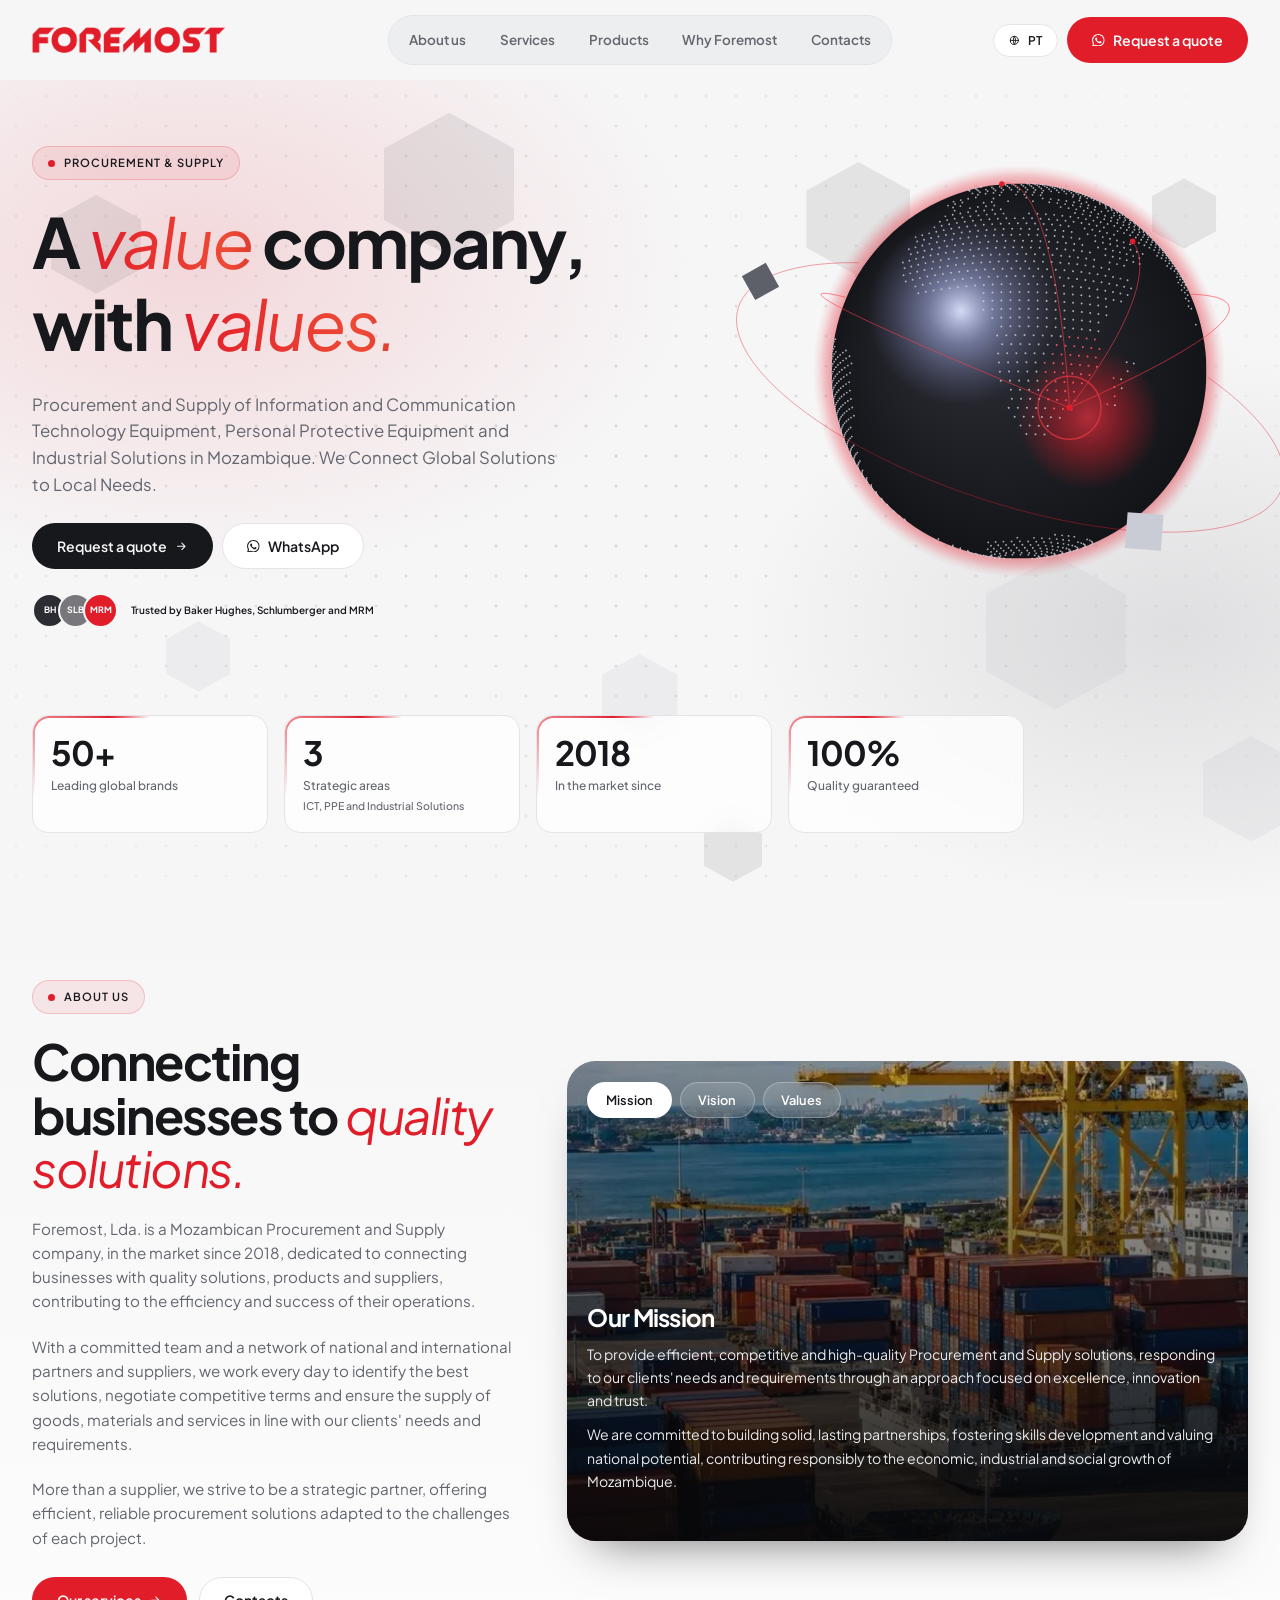
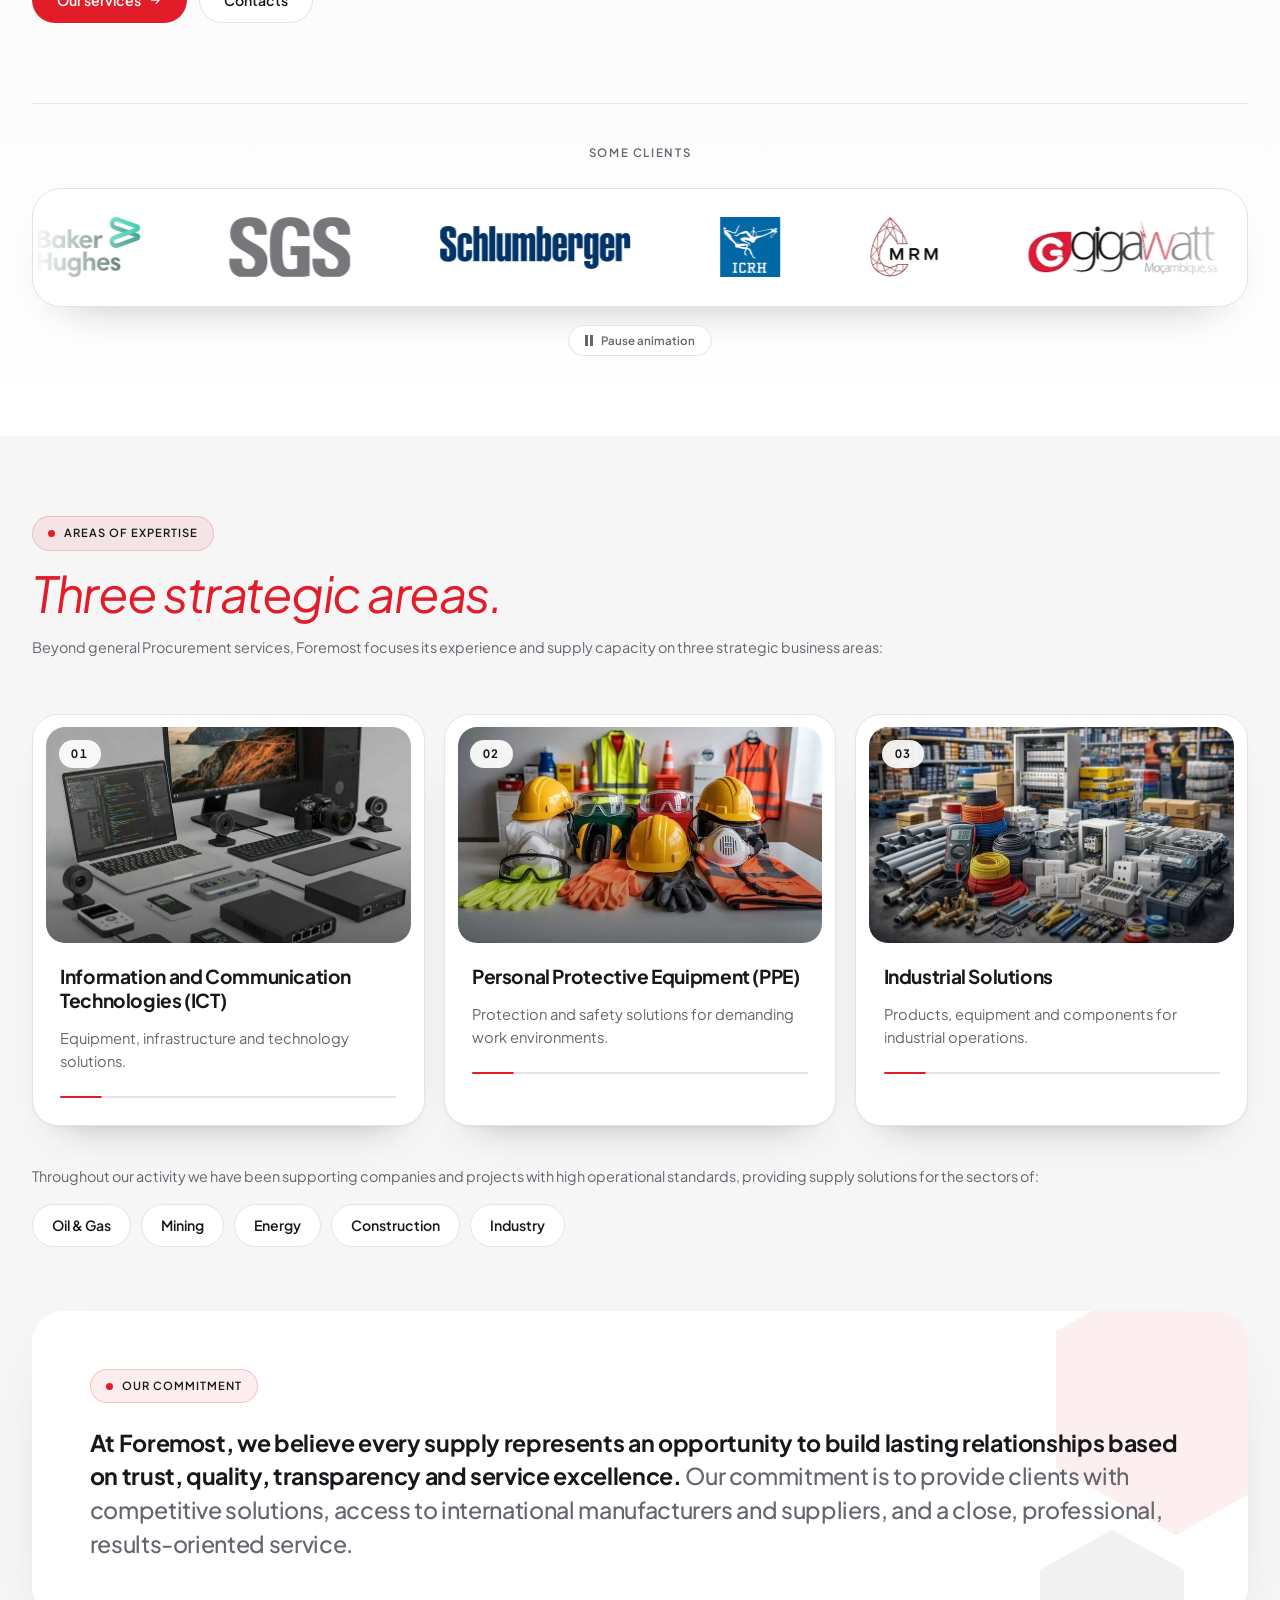
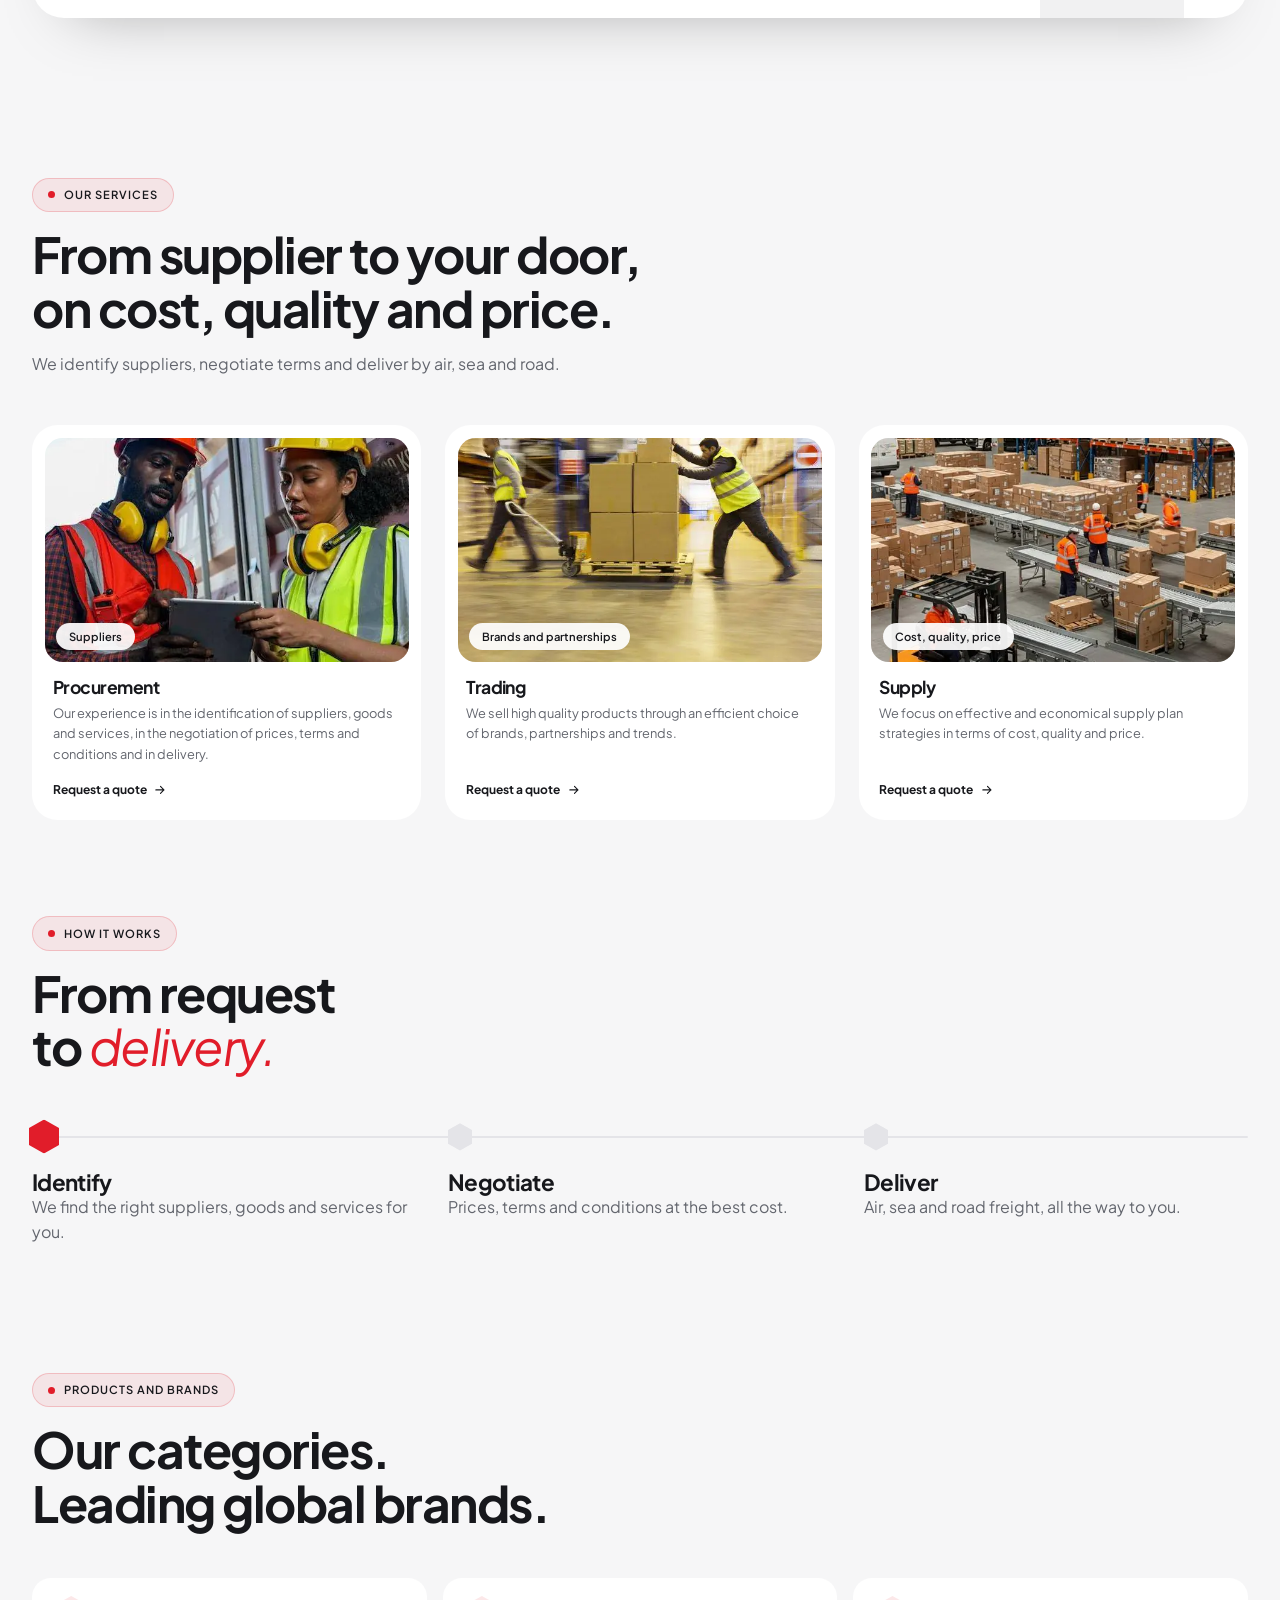
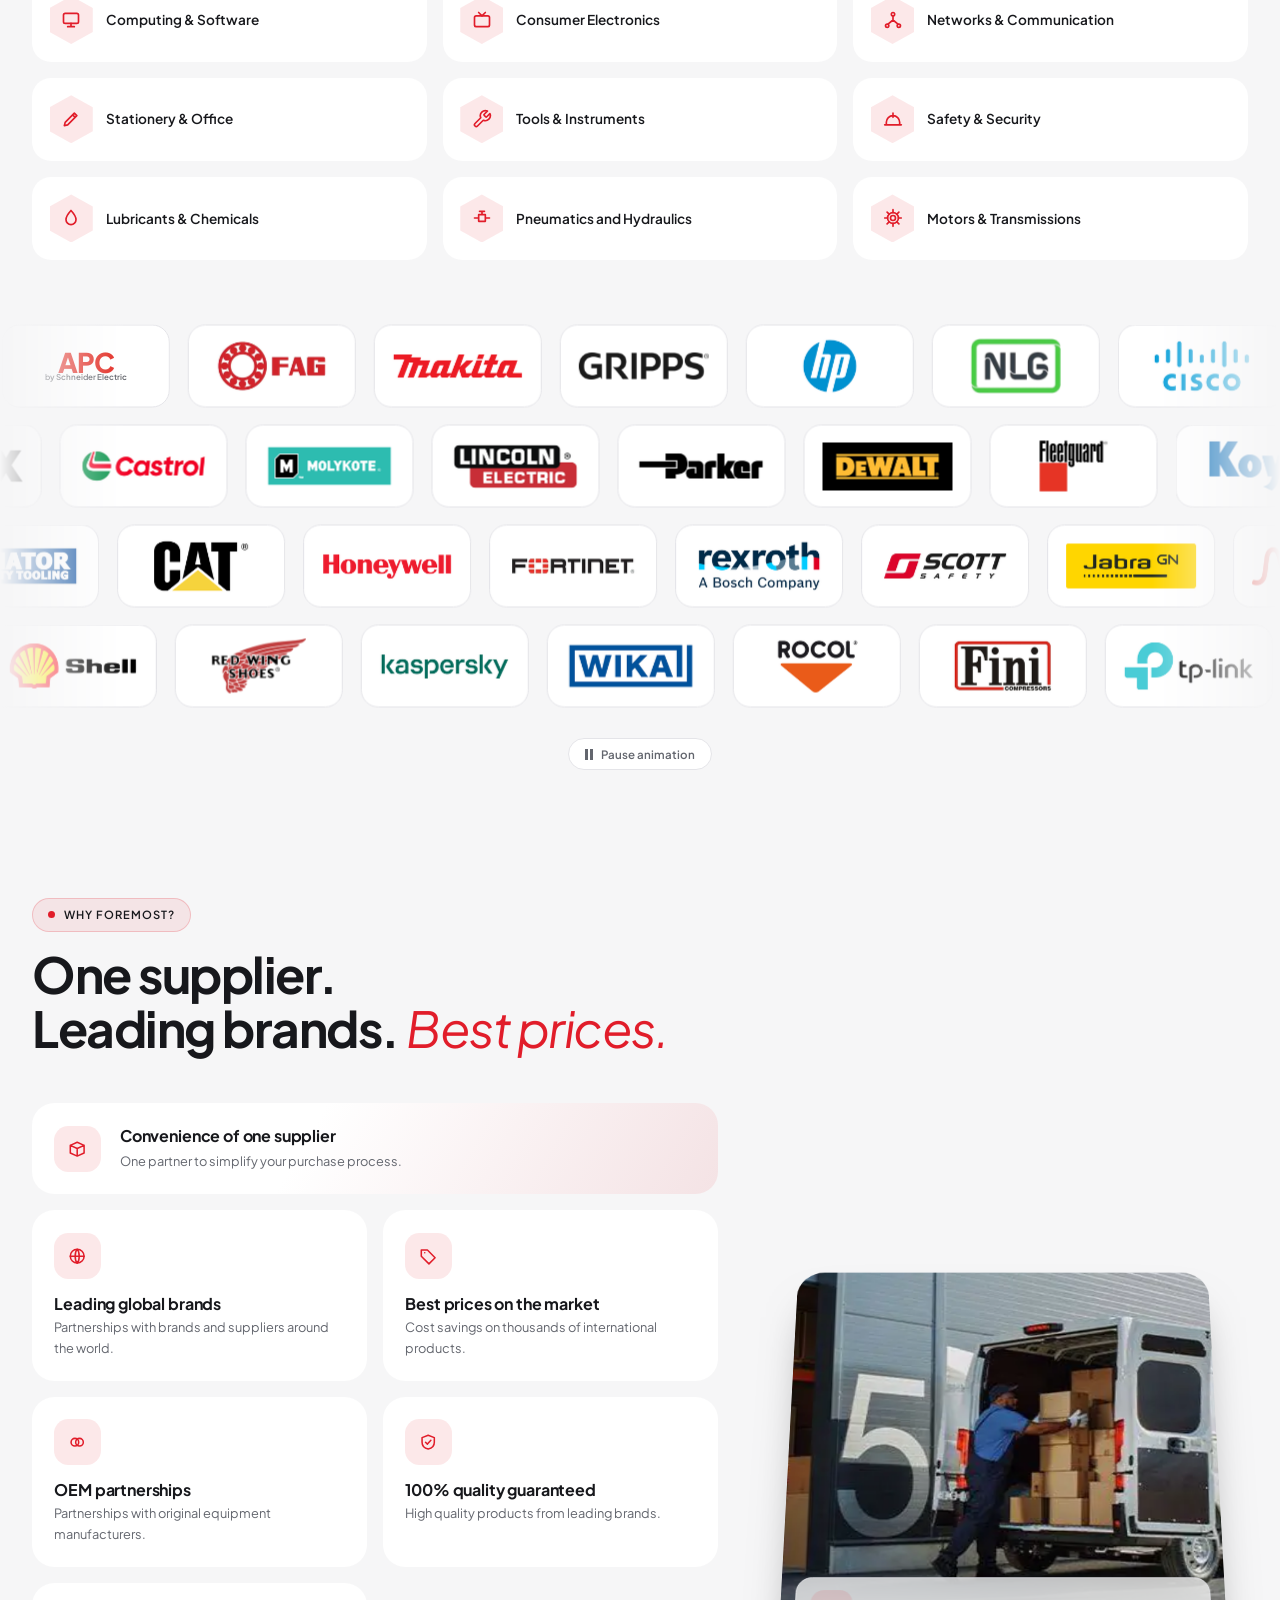
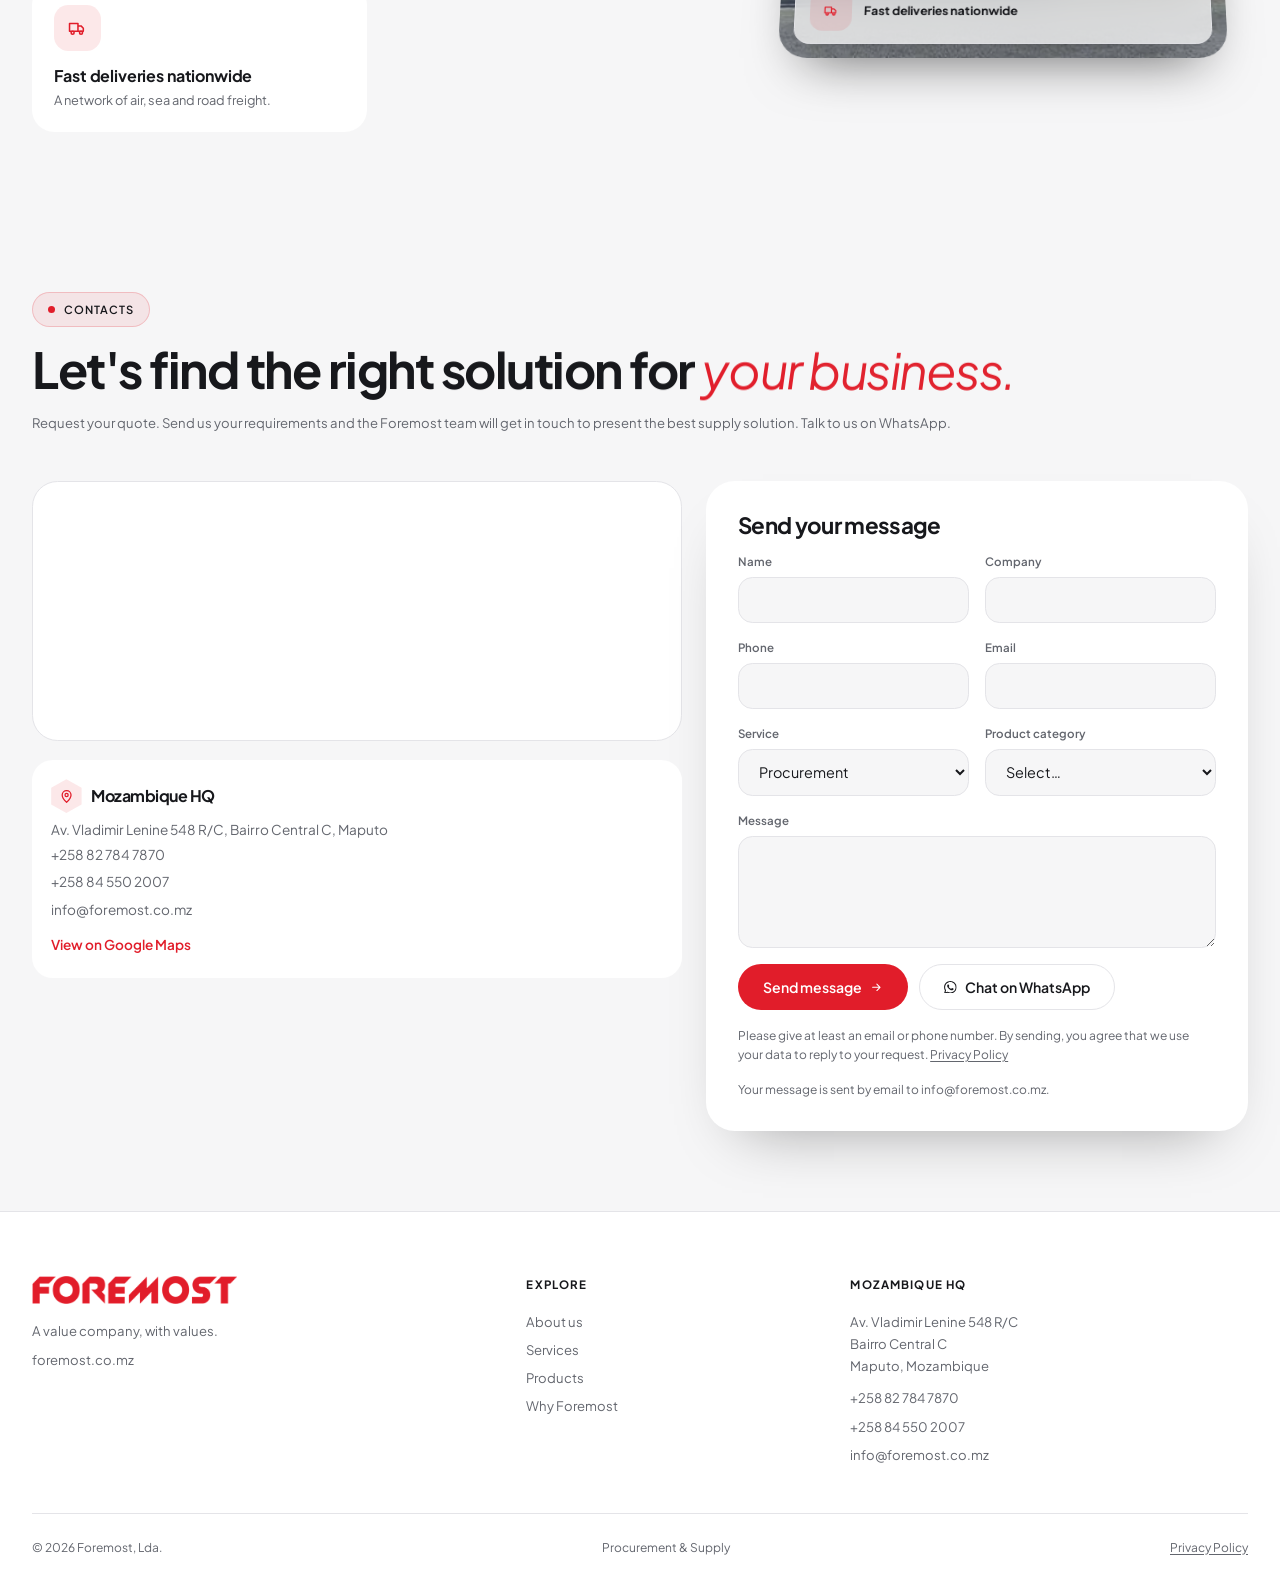
<file: en/index.html>
<!DOCTYPE html>
<html lang="en">
<head>
<meta charset="utf-8">
<meta name="viewport" content="width=device-width,initial-scale=1,viewport-fit=cover">
<meta name="google-site-verification" content="myz9B5tqqlXmwpDvMRJiqE0DPqp7AYC7l11fv12YmTg">
<title>Foremost | Procurement &amp; Supply in Mozambique</title>
<meta name="description" content="Foremost, Lda. is a Mozambican procurement and supply company in Maputo. ICT, PPE and industrial solutions for oil &amp; gas, mining, energy and construction.">
<meta name="keywords" content="procurement Mozambique, industrial supply Mozambique, PPE supplier Maputo, ICT equipment supplier Maputo, electrical and industrial materials, oil and gas supplies, mining supplies, sourcing and supply, import equipment Mozambique, air sea road freight, procurement company Maputo, Foremost">
<meta name="author" content="Foremost, Lda.">
<meta name="robots" content="index,follow,max-image-preview:large,max-snippet:-1,max-video-preview:-1">
<meta name="theme-color" content="#f6f6f7">
<meta name="color-scheme" content="light">
<meta name="format-detection" content="telephone=no">
<link rel="canonical" href="https://foremost.co.mz/en/">
<link rel="alternate" hreflang="pt-MZ" href="https://foremost.co.mz/">
<link rel="alternate" hreflang="en" href="https://foremost.co.mz/en/">
<link rel="alternate" hreflang="x-default" href="https://foremost.co.mz/">
<meta property="og:type" content="website">
<meta property="og:site_name" content="Foremost">
<meta property="og:locale" content="en_US">
<meta property="og:locale:alternate" content="pt_PT">
<meta property="og:title" content="Foremost | Procurement &amp; Supply in Mozambique">
<meta property="og:description" content="Foremost, Lda. is a Mozambican procurement and supply company in Maputo. ICT, PPE and industrial solutions for oil &amp; gas, mining, energy and construction.">
<meta property="og:url" content="https://foremost.co.mz/en/">
<meta property="og:image" content="https://foremost.co.mz/assets/images/og-foremost.jpg">
<meta property="og:image:type" content="image/jpeg">
<meta property="og:image:width" content="1200">
<meta property="og:image:height" content="630">
<meta property="og:image:alt" content="Foremost: procurement and supply in Mozambique">
<meta name="twitter:card" content="summary_large_image">
<meta name="twitter:title" content="Foremost | Procurement &amp; Supply in Mozambique">
<meta name="twitter:description" content="Foremost, Lda. is a Mozambican procurement and supply company in Maputo. ICT, PPE and industrial solutions for oil &amp; gas, mining, energy and construction.">
<meta name="twitter:image" content="https://foremost.co.mz/assets/images/og-foremost.jpg">
<link rel="icon" href="../favicon.ico" sizes="any">
<link rel="icon" type="image/png" sizes="32x32" href="../assets/icons/favicon-32.png">
<link rel="apple-touch-icon" href="../assets/icons/apple-touch-icon.png">
<link rel="manifest" href="../manifest.webmanifest">
<link rel="preload" href="../assets/fonts/plus-jakarta-sans-latin-wght-normal.woff2" as="font" type="font/woff2" crossorigin>
<link rel="preload" href="../assets/fonts/plus-jakarta-sans-latin-wght-italic.woff2" as="font" type="font/woff2" crossorigin>
<link rel="stylesheet" href="../assets/css/styles.css?v=282892ed">
<script>document.documentElement.classList.add('js');setTimeout(function(){var h=document.documentElement.classList;h.contains('ready')||h.remove('js')},6000)</script>
<script type="application/ld+json">{"@context":"https://schema.org","@graph":[{"@type":["Organization","LocalBusiness"],"@id":"https://foremost.co.mz/#organization","name":"Foremost","legalName":"Foremost, Lda.","url":"https://foremost.co.mz/","logo":{"@type":"ImageObject","url":"https://foremost.co.mz/assets/icons/icon-512.png","width":512,"height":512},"image":"https://foremost.co.mz/assets/images/og-foremost.jpg","slogan":"A value company, with values.","foundingDate":"2018","description":"Foremost, Lda. is a Mozambican procurement and supply company in Maputo. ICT, PPE and industrial solutions for oil & gas, mining, energy and construction.","email":"info@foremost.co.mz","telephone":["+258827847870","+258845502007"],"address":{"@type":"PostalAddress","streetAddress":"Av. Vladimir Lenine 548 R/C, Bairro Central C","addressLocality":"Maputo","addressCountry":"MZ"},"areaServed":{"@type":"Country","name":"Mozambique"},"knowsAbout":["Procurement","Supply","Trading","ICT equipment","Personal protective equipment (PPE)","Industrial solutions","Oil & Gas","Mining","Energy","Construction"],"contactPoint":[{"@type":"ContactPoint","contactType":"sales","telephone":"+258827847870","email":"info@foremost.co.mz","areaServed":"MZ","availableLanguage":["pt","en"]}],"hasOfferCatalog":{"@type":"OfferCatalog","name":"Services and product categories","itemListElement":[{"@type":"Offer","itemOffered":{"@type":"Service","name":"Procurement","provider":{"@id":"https://foremost.co.mz/#organization"},"areaServed":"MZ"}},{"@type":"Offer","itemOffered":{"@type":"Service","name":"Trading","provider":{"@id":"https://foremost.co.mz/#organization"},"areaServed":"MZ"}},{"@type":"Offer","itemOffered":{"@type":"Service","name":"Supply","provider":{"@id":"https://foremost.co.mz/#organization"},"areaServed":"MZ"}},{"@type":"OfferCatalog","name":"Computing & Software"},{"@type":"OfferCatalog","name":"Consumer Electronics"},{"@type":"OfferCatalog","name":"Networks & Communication"},{"@type":"OfferCatalog","name":"Stationery & Office"},{"@type":"OfferCatalog","name":"Tools & Instruments"},{"@type":"OfferCatalog","name":"Safety & Security"},{"@type":"OfferCatalog","name":"Lubricants & Chemicals"},{"@type":"OfferCatalog","name":"Pneumatics and Hydraulics"},{"@type":"OfferCatalog","name":"Motors & Transmissions"}]}},{"@type":"WebSite","@id":"https://foremost.co.mz/#website","url":"https://foremost.co.mz/","name":"Foremost","inLanguage":["pt-MZ","en"],"publisher":{"@id":"https://foremost.co.mz/#organization"}},{"@type":"WebPage","@id":"https://foremost.co.mz/en/#webpage","url":"https://foremost.co.mz/en/","name":"Foremost | Procurement & Supply in Mozambique","description":"Foremost, Lda. is a Mozambican procurement and supply company in Maputo. ICT, PPE and industrial solutions for oil & gas, mining, energy and construction.","inLanguage":"en","isPartOf":{"@id":"https://foremost.co.mz/#website"},"about":{"@id":"https://foremost.co.mz/#organization"},"primaryImageOfPage":{"@type":"ImageObject","url":"https://foremost.co.mz/assets/images/og-foremost.jpg"}}]}</script>
</head>
<body>
<a class="skip" href="#main">Skip to content</a><i aria-hidden="true" id="pg"></i><svg aria-hidden="true" height="0" style="position:absolute" width="0"><defs><symbol id="a" viewBox="0 0 24 24"><path d="M5 12h14M13 6l6 6-6 6"></path></symbol>
<symbol id="mn" viewBox="0 0 24 24"><path d="M4 7h16M4 12h16M4 17h16"></path></symbol>
<symbol id="bx" viewBox="0 0 24 24"><path d="M3 7l9-4 9 4-9 4-9-4zM3 7v10l9 4 9-4V7M12 11v10"></path></symbol>
<symbol id="gl" viewBox="0 0 24 24"><circle cx="12" cy="12" r="9"></circle><path d="M3 12h18M12 3c3.5 3.5 3.5 14.5 0 18M12 3c-3.5 3.5-3.5 14.5 0 18"></path></symbol>
<symbol id="tg" viewBox="0 0 24 24"><path d="M3 12V4h8l10 10-8 8L3 12zM7.5 7.5h.01"></path></symbol>
<symbol id="lk" viewBox="0 0 24 24"><circle cx="9" cy="12" r="5"></circle><circle cx="15" cy="12" r="5"></circle></symbol>
<symbol id="sh" viewBox="0 0 24 24"><path d="M12 3l8 3v6c0 5-3.5 8-8 9-4.5-1-8-4-8-9V6l8-3zM8.5 12l2.5 2.5 4.5-5"></path></symbol>
<symbol id="tr" viewBox="0 0 24 24"><path d="M2 6h11v10H2zM13 9h4l3 3v4h-7"></path><circle cx="6" cy="18" r="2"></circle><circle cx="17" cy="18" r="2"></circle></symbol>
<symbol id="sp" viewBox="0 0 24 24"><path d="M3 17l2 3h14l2-3-9-3-9 3zM6 13V8h12v5M12 4v4"></path></symbol>
<symbol id="pl" viewBox="0 0 24 24"><path d="M21 16v-2l-8-5V4a1.5 1.5 0 00-3 0v5l-8 5v2l8-2.5V19l-2 1.5V22l3.5-1 3.5 1v-1.5L13 19v-5.5l8 2.5z"></path></symbol>
<symbol id="c0" viewBox="0 0 24 24"><rect height="12" rx="2" width="18" x="3" y="4"></rect><path d="M8 20h8M12 16v4"></path></symbol>
<symbol id="c1" viewBox="0 0 24 24"><rect height="13" rx="2" width="18" x="3" y="7"></rect><path d="M8 3l4 4 4-4"></path></symbol>
<symbol id="c2" viewBox="0 0 24 24"><circle cx="12" cy="5" r="2"></circle><circle cx="5" cy="19" r="2"></circle><circle cx="19" cy="19" r="2"></circle><path d="M12 7v5M12 12l-6 5M12 12l6 5"></path></symbol>
<symbol id="c3" viewBox="0 0 24 24"><path d="M4 20l1-4L16 5l3 3L8 19l-4 1zM14 7l3 3"></path></symbol>
<symbol id="c4" viewBox="0 0 24 24"><path d="M3 11v2a1 1 0 001 1h2l7 4V6L6 10H4a1 1 0 00-1 1zM16 9a4 4 0 010 6M19 7a7 7 0 010 10"></path></symbol>
<symbol id="c5" viewBox="0 0 24 24"><path d="M14.7 6.3a1 1 0 000 1.4l1.6 1.6a1 1 0 001.4 0l3.77-3.77a6 6 0 01-7.94 7.94l-6.91 6.91a2.12 2.12 0 01-3-3l6.91-6.91a6 6 0 017.94-7.94l-3.76 3.76z"></path></symbol>
<symbol id="c6" viewBox="0 0 24 24"><path d="M12 3l1.8 5.2L19 10l-5.2 1.8L12 17l-1.8-5.2L5 10l5.2-1.8zM19 16l.8 2.2L22 19l-2.2.8L19 22l-.8-2.2L16 19l2.2-.8z"></path></symbol>
<symbol id="c7" viewBox="0 0 24 24"><path d="M2 19h20M4 19v-3a8 8 0 0116 0v3M12 5v5"></path></symbol>
<symbol id="c8" viewBox="0 0 24 24"><path d="M12 3s6 6.5 6 11a6 6 0 01-12 0c0-4.5 6-11 6-11z"></path></symbol>
<symbol id="c9" viewBox="0 0 24 24"><path d="M3 12h5M16 12h5M8 8h8v8H8zM12 8V4M9 4h6"></path></symbol>
<symbol id="c10" viewBox="0 0 24 24"><path d="M9 3h6M10 3v6L4.5 19a1.5 1.5 0 001.3 2.2h12.4a1.5 1.5 0 001.3-2.2L14 9V3M7.5 15h9"></path></symbol>
<symbol id="c11" viewBox="0 0 24 24"><circle cx="12" cy="12" r="3"></circle><circle cx="12" cy="12" r="6.5"></circle><path d="M12 2v3.5M12 18.5V22M2 12h3.5M18.5 12H22M4.9 4.9l2.5 2.5M16.6 16.6l2.5 2.5M4.9 19.1l2.5-2.5M16.6 7.4l2.5-2.5"></path></symbol>
<symbol id="wa" viewBox="0 0 24 24"><path d="M17.472 14.382c-.297-.149-1.758-.867-2.03-.967-.273-.099-.471-.148-.67.15-.197.297-.767.966-.94 1.164-.173.199-.347.223-.644.075-.297-.15-1.255-.463-2.39-1.475-.883-.788-1.48-1.761-1.653-2.059-.173-.297-.018-.458.13-.606.134-.133.298-.347.446-.52.149-.174.198-.298.298-.497.099-.198.05-.371-.025-.52-.075-.149-.669-1.612-.916-2.207-.242-.579-.487-.5-.669-.51-.173-.008-.371-.01-.57-.01-.198 0-.52.074-.792.372-.272.297-1.04 1.016-1.04 2.479 0 1.462 1.065 2.875 1.213 3.074.149.198 2.096 3.2 5.077 4.487.709.306 1.262.489 1.694.625.712.227 1.36.195 1.871.118.571-.085 1.758-.719 2.006-1.413.248-.694.248-1.289.173-1.413-.074-.124-.272-.198-.57-.347m-5.421 7.403h-.004a9.87 9.87 0 01-5.031-1.378l-.361-.214-3.741.982.998-3.648-.235-.374a9.86 9.86 0 01-1.51-5.26c.001-5.45 4.436-9.884 9.888-9.884 2.64 0 5.122 1.03 6.988 2.898a9.825 9.825 0 012.893 6.994c-.003 5.45-4.437 9.884-9.885 9.884m8.413-18.297A11.815 11.815 0 0012.05 0C5.495 0 .16 5.335.157 11.892c0 2.096.547 4.142 1.588 5.945L.057 24l6.305-1.654a11.882 11.882 0 005.683 1.448h.005c6.554 0 11.89-5.335 11.893-11.893a11.821 11.821 0 00-3.48-8.413Z"></path></symbol>
<symbol id="pn" viewBox="0 0 24 24"><path d="M12 21s7-6.2 7-11.5A7 7 0 005 9.5C5 14.8 12 21 12 21z"></path><circle cx="12" cy="9.5" r="2.5"></circle></symbol>
</defs></svg>
<header class="nv"><div class="w"><a aria-label="Foremost, home page" href="./"><img alt="Foremost" class="lg-h" decoding="async" fetchpriority="high" height="69" src="../assets/images/foremost-logo.webp" width="520"/></a><nav aria-label="Main" class="nk"><i class="nb"></i><a href="#sobre">About us</a><a href="#servicos">Services</a><a href="#produtos">Products</a><a href="#porque">Why Foremost</a><a href="#contactos">Contacts</a></nav>
<div style="display:flex;gap:.6rem;align-items:center"><a class="b o sm" data-base="../" href="../" hreflang="pt" id="lg" lang="pt"><svg aria-hidden="true" class="i" focusable="false"><use href="#gl"></use></svg>
<b>PT</b><span class="sr-only"> (Português)</span></a><a class="b r hd wl" href="https://wa.me/258827847870?text=Hello%20Foremost%21%20I%20would%20like%20to%20request%20a%20quote." rel="noopener noreferrer" target="_blank"><svg aria-hidden="true" class="i wa" focusable="false"><use href="#wa"></use></svg>
<span>Request a quote</span><span class="sr-only"> (opens WhatsApp in a new window)</span></a><button aria-controls="sm" aria-expanded="false" aria-haspopup="dialog" aria-label="Menu" class="b o sm" id="mbt" type="button"><span>Menu</span><i class="sm-ic"></i></button></div>
</div>
</header>
<div aria-label="Menu" aria-modal="true" id="sm" role="dialog"><div aria-hidden="true" class="sm-bd"></div>
<div aria-hidden="true" class="sm-pre" style="background:#b5b5b9"></div>
<div aria-hidden="true" class="sm-pre" style="background:#e11d2a"></div>
<nav aria-label="Menu" class="sm-p"><button aria-label="Close menu" class="b o sm sm-x" type="button"><span>Close</span><i class="sm-ic"></i></button><ul class="sm-l"><li><a href="#"><span class="sm-it">Home</span></a></li>
<li><a href="#sobre"><span class="sm-it">About us</span></a></li>
<li><a href="#servicos"><span class="sm-it">Services</span></a></li>
<li><a href="#produtos"><span class="sm-it">Products</span></a></li>
<li><a href="#porque"><span class="sm-it">Why Foremost</span></a></li>
<li><a href="#contactos"><span class="sm-it">Contacts</span></a></li>
</ul>
<div class="sm-b"><a class="b r sm-c wl" href="https://wa.me/258827847870?text=Hello%20Foremost%21%20I%20would%20like%20to%20request%20a%20quote." rel="noopener noreferrer" target="_blank"><span>Request a quote</span><svg aria-hidden="true" class="i" focusable="false"><use href="#a"></use></svg>
<span class="sr-only"> (opens WhatsApp in a new window)</span></a><div class="sm-s"><h4>Contacts</h4>
<a href="mailto:info@foremost.co.mz">info@foremost.co.mz</a><a href="tel:+258827847870">+258&nbsp;82&nbsp;784&nbsp;7870</a><a href="tel:+258845502007">+258&nbsp;84&nbsp;550&nbsp;2007</a><a href="https://foremost.co.mz/">foremost.co.mz</a></div>
</div>
</nav>
</div>
<main id="main" tabindex="-1"><section aria-labelledby="h-hero" class="hero"><div aria-hidden="true" class="hxs"><i class="hb" style="left:4%;top:14%;width:90px;height:99.0px;animation-delay:0.0s;background:#77777c"></i><i class="hb" style="left:13%;top:66%;width:64px;height:70.4px;animation-delay:-1.3s;background:#b5b5b9"></i><i class="hb" style="left:30%;top:4%;width:130px;height:143.0px;animation-delay:-2.6s;background:#77777c"></i><i class="hb" style="left:47%;top:70%;width:76px;height:83.6px;animation-delay:-3.9s;background:#b5b5b9"></i><i class="hb" style="left:63%;top:10%;width:104px;height:114.4px;animation-delay:-5.2s;background:#77777c"></i><i class="hb" style="left:77%;top:58%;width:140px;height:154.0px;animation-delay:-6.5s;background:#b5b5b9"></i><i class="hb" style="left:90%;top:12%;width:64px;height:70.4px;animation-delay:-7.8s;background:#77777c"></i><i class="hb" style="left:94%;top:80%;width:96px;height:105.6px;animation-delay:-9.1s;background:#b5b5b9"></i><i class="hb" style="left:55%;top:90%;width:58px;height:63.8px;animation-delay:-10.4s;background:#77777c"></i></div>
<div class="w"><div class="hg"><div class="hl"><span class="pill fi" style="--i:0">Procurement &amp; Supply</span><h1 id="h-hero"><span class="ln" style="--i:0"><b>A <em>value</em> company,</b></span> <span class="ln" style="--i:1"><b>with <em>values.</em></b></span></h1>
<p class="fi" style="--i:2">Procurement and Supply of Information and Communication Technology Equipment, Personal Protective Equipment and Industrial Solutions in Mozambique. We Connect Global Solutions to Local Needs.</p>
<div class="fm fi" style="--i:3"><a class="b wl" href="https://wa.me/258827847870?text=Hello%20Foremost%21%20I%20would%20like%20to%20request%20a%20quote." rel="noopener noreferrer" target="_blank"><span>Request a quote</span><svg aria-hidden="true" class="i" focusable="false"><use href="#a"></use></svg>
<span class="sr-only"> (opens WhatsApp in a new window)</span></a><a class="b o wl" href="https://wa.me/258827847870?text=Hello%20Foremost%21%20I%20would%20like%20to%20request%20a%20quote." rel="noopener noreferrer" target="_blank"><svg aria-hidden="true" class="i wa" focusable="false"><use href="#wa"></use></svg>
<span>WhatsApp</span><span class="sr-only"> (opens WhatsApp in a new window)</span></a></div>
<div class="av fi" style="--i:4"><span aria-hidden="true"><b style="background:#2b2d33">BH</b><b style="background:#77777c">SLB</b><b style="background:var(--red)">MRM</b></span><small>Trusted by Baker Hughes, Schlumberger and MRM</small></div>
</div>
<div class="rc"><div class="gv"><canvas aria-hidden="true" id="gp"></canvas><canvas aria-label="3D globe with cargo routes to Maputo" id="gc" role="img"></canvas></div>
</div>
</div>
<div class="st4 st"><div class="sc"><b><span class="n" data-s="+" data-to="50">50+</span></b><span>Leading global brands</span></div>
<div class="sc"><b><span class="n" data-to="3">3</span></b><span>Strategic areas</span><small>ICT, PPE and Industrial Solutions</small></div>
<div class="sc"><b><span class="n" data-to="2018">2018</span></b><span>In the market since</span></div>
<div class="sc"><b><span class="n" data-s="%" data-to="100">100%</span></b><span>Quality guaranteed</span></div>
</div>
</div>
</section>
<section aria-labelledby="h-sobre" class="sec g2" id="sobre"><div class="w"><div class="mg"><div class="rv"><span class="pill">About us</span><h2 id="h-sobre">Connecting businesses to <em>quality solutions.</em></h2>
<p>Foremost, Lda. is a Mozambican Procurement and Supply company, in the market since 2018, dedicated to connecting businesses with quality solutions, products and suppliers, contributing to the efficiency and success of their operations.</p>
<p>With a committed team and a network of national and international partners and suppliers, we work every day to identify the best solutions, negotiate competitive terms and ensure the supply of goods, materials and services in line with our clients' needs and requirements.</p>
<p>More than a supplier, we strive to be a strategic partner, offering efficient, reliable procurement solutions adapted to the challenges of each project.</p>
<div class="bs"><a class="b r" href="#servicos"><span>Our services</span><svg aria-hidden="true" class="i" focusable="false"><use href="#a"></use></svg>
</a><a class="b o" href="#contactos">Contacts</a></div>
</div>
<div class="mv rv" id="mv"><img alt="Port with cranes and containers" class="on" decoding="async" fetchpriority="low" height="1300" loading="lazy" src="../assets/images/photos/porto-com-guindastes-e-contentores.webp" width="731"/><img alt="Air cargo at an airport at dusk" decoding="async" fetchpriority="low" height="414" loading="lazy" src="../assets/images/photos/carga-aerea-num-aeroporto-ao-anoitecer.webp" width="736"/><img alt="Container ship at sea" decoding="async" fetchpriority="low" height="1051" loading="lazy" src="../assets/images/photos/navio-porta-contentores-no-mar.webp" width="736"/><div aria-label="Mission, vision and values" class="mvt" role="tablist"><button aria-controls="pnl-m" aria-selected="true" class="on" id="tab-m" role="tab" tabindex="0" type="button">Mission</button><button aria-controls="pnl-v" aria-selected="false" id="tab-v" role="tab" tabindex="-1" type="button">Vision</button><button aria-controls="pnl-a" aria-selected="false" id="tab-a" role="tab" tabindex="-1" type="button">Values</button></div>
<div class="mvx"><div aria-labelledby="tab-m" class="mvp on" id="pnl-m" role="tabpanel" tabindex="0"><h3>Our Mission</h3>
<p>To provide efficient, competitive and high-quality Procurement and Supply solutions, responding to our clients' needs and requirements through an approach focused on excellence, innovation and trust.</p>
<p>We are committed to building solid, lasting partnerships, fostering skills development and valuing national potential, contributing responsibly to the economic, industrial and social growth of Mozambique.</p>
</div>
<div aria-labelledby="tab-v" class="mvp" id="pnl-v" role="tabpanel" tabindex="0"><h3>Our Vision</h3>
<p>To be a national benchmark in Procurement and Supply, recognised for the excellence of our products and services, the trust of our clients and partners and our ability to meet the demands of a constantly evolving market.</p>
<p>We aim to contribute to the industrial development of Mozambique, promoting the growth of local skills, establishing international strategic partnerships and providing competitive, innovative and high value-added solutions.</p>
</div>
<div aria-labelledby="tab-a" class="mvp" id="pnl-a" role="tabpanel" tabindex="0"><h3>Our Values</h3>
<p>Foremost's values reflect the principles that guide our conduct, underpin our business relationships and define how we work with clients, partners and suppliers.</p>
<p>We believe that sustainable success is built on integrity, trust, excellence and commitment. These principles are present in every decision, negotiation and supply, guiding us in creating lasting relationships and delivering solutions that add value for our clients.</p>
<div class="chips"><span>Integrity</span><span>Trust</span><span>Excellence</span><span>Commitment</span></div>
</div>
</div>
</div>
</div>
<div class="cl rv"><p>Some clients</p>
<div class="ll"><div class="lw"><div class="lt"><img alt="Baker Hughes" decoding="async" fetchpriority="low" height="60" loading="lazy" src="../assets/images/clients/baker-hughes.webp" style="width:103px;height:60px" width="103"/><img alt="SGS" decoding="async" fetchpriority="low" height="60" loading="lazy" src="../assets/images/clients/sgs.webp" style="width:121px;height:60px" width="121"/><img alt="Schlumberger" decoding="async" fetchpriority="low" height="43" loading="lazy" src="../assets/images/clients/schlumberger.webp" style="width:190px;height:43px" width="190"/><img alt="ICRH" decoding="async" fetchpriority="low" height="60" loading="lazy" src="../assets/images/clients/icrh.webp" style="width:60px;height:60px" width="60"/><img alt="Montepuez Ruby Mining" decoding="async" fetchpriority="low" height="60" loading="lazy" src="../assets/images/clients/montepuez-ruby-mining.webp" style="width:69px;height:60px" width="69"/><img alt="Gigawatt Moçambique, SA" decoding="async" fetchpriority="low" height="55" loading="lazy" src="../assets/images/clients/gigawatt-mocambique-sa.webp" style="width:190px;height:55px" width="190"/><img alt="Rönesans" decoding="async" fetchpriority="low" height="39" loading="lazy" src="../assets/images/clients/ronesans.webp" style="width:190px;height:39px" width="190"/><img alt="MSI — A Tetra Tech Company" decoding="async" fetchpriority="low" height="60" loading="lazy" src="../assets/images/clients/msi-a-tetra-tech-company.webp" style="width:171px;height:60px" width="171"/><img alt="Superfert" decoding="async" fetchpriority="low" height="60" loading="lazy" src="../assets/images/clients/superfert.webp" style="width:98px;height:60px" width="98"/><img alt="Mozambique Rovuma Venture" decoding="async" fetchpriority="low" height="60" loading="lazy" src="../assets/images/clients/mozambique-rovuma-venture.webp" style="width:190px;height:60px" width="190"/><img alt="Meridian" decoding="async" fetchpriority="low" height="51" loading="lazy" src="../assets/images/clients/meridian.webp" style="width:190px;height:51px" width="190"/><img alt="Abaricom" decoding="async" fetchpriority="low" height="60" loading="lazy" src="../assets/images/clients/abaricom.webp" style="width:167px;height:60px" width="167"/></div>
</div>
</div>
<button aria-pressed="false" class="pz" data-pause="Pause animation" data-play="Resume animation" type="button">Pause animation</button></div>
</div>
</section>
<section aria-labelledby="h-especializacao" class="sec" id="especializacao" style="padding-bottom:2rem"><div class="w"><div class="sh rv"><span class="pill">Areas of expertise</span><h2 id="h-especializacao"><em>Three strategic areas.</em></h2>
<p class="ai">Beyond general Procurement services, Foremost focuses its experience and supply capacity on three strategic business areas:</p>
</div>
<div class="ag st"><article class="ac f tl"><div class="ap"><img alt="IT and electronic equipment" decoding="async" fetchpriority="low" height="736" loading="lazy" src="../assets/images/photos/equipamentos-informaticos-e-eletronicos.webp" width="736"/><span class="no">01</span></div>
<div class="ab"><h3>Information and Communication Technologies (ICT)</h3>
<p>Equipment, infrastructure and technology solutions.</p>
<i class="bar"></i></div>
</article>
<article class="ac f tl"><div class="ap"><img alt="Personal protective equipment" decoding="async" fetchpriority="low" height="412" loading="lazy" src="../assets/images/photos/equipamentos-de-proteccao-individual.webp" width="734"/><span class="no">02</span></div>
<div class="ab"><h3>Personal Protective Equipment (PPE)</h3>
<p>Protection and safety solutions for demanding work environments.</p>
<i class="bar"></i></div>
</article>
<article class="ac f tl"><div class="ap"><img alt="Electrical and industrial materials" decoding="async" fetchpriority="low" height="490" loading="lazy" src="../assets/images/photos/materiais-electricos-e-industriais.webp" width="735"/><span class="no">03</span></div>
<div class="ab"><h3>Industrial Solutions</h3>
<p>Products, equipment and components for industrial operations.</p>
<i class="bar"></i></div>
</article>
</div>
<div class="sx rv"><p>Throughout our activity we have been supporting companies and projects with high operational standards, providing supply solutions for the sectors of:</p>
<div class="chips"><span>Oil &amp; Gas</span><span>Mining</span><span>Energy</span><span>Construction</span><span>Industry</span></div>
</div>
</div>
</section>
<section aria-label="Our commitment" class="sec" id="compromisso" style="padding-top:2rem"><div class="w"><div class="cm rv"><span class="pill">Our Commitment</span><p class="big">At Foremost, we believe every supply represents an opportunity to build lasting relationships based on trust, quality, transparency and service excellence. <span class="cn2">Our commitment is to provide clients with competitive solutions, access to international manufacturers and suppliers, and a close, professional, results-oriented service.</span></p>
</div>
</div>
</section>
<section aria-labelledby="h-servicos" class="sec" id="servicos"><div class="w"><div class="sh rv"><span class="pill">Our services</span><h2 id="h-servicos">From supplier to your door,<br/>on cost, quality and price.</h2>
<p>We identify suppliers, negotiate terms and deliver by air, sea and road.</p>
</div>
<div class="sg st"><article class="sv tl"><div><div class="si"><img alt="Team checking cargo in a container" decoding="async" fetchpriority="low" height="417" loading="lazy" src="../assets/images/photos/equipa-a-verificar-carga-num-contentor.webp" width="626"/><span>Suppliers</span></div>
<h3>Procurement</h3>
<p>Our experience is in the identification of suppliers, goods and services, in the negotiation of prices, terms and conditions and in delivery.</p>
</div>
<a class="lm wl" href="https://wa.me/258827847870?text=Hello%20Foremost%21%20I%20would%20like%20to%20request%20a%20quote." rel="noopener noreferrer" target="_blank"><span>Request a quote</span><svg aria-hidden="true" class="i" focusable="false"><use href="#a"></use></svg>
<span class="sr-only"> (opens WhatsApp in a new window)</span></a></article>
<article class="sv tl"><div><div class="si"><img alt="Staff moving pallets" decoding="async" fetchpriority="low" height="490" loading="lazy" src="../assets/images/photos/colaboradores-a-movimentar-paletes.webp" width="736"/><span>Brands and partnerships</span></div>
<h3>Trading</h3>
<p>We sell high quality products through an efficient choice of brands, partnerships and trends.</p>
</div>
<a class="lm wl" href="https://wa.me/258827847870?text=Hello%20Foremost%21%20I%20would%20like%20to%20request%20a%20quote." rel="noopener noreferrer" target="_blank"><span>Request a quote</span><svg aria-hidden="true" class="i" focusable="false"><use href="#a"></use></svg>
<span class="sr-only"> (opens WhatsApp in a new window)</span></a></article>
<article class="sv tl"><div><div class="si"><img alt="Warehouse with pallets and conveyor belts" decoding="async" fetchpriority="low" height="1104" loading="lazy" src="../assets/images/photos/armazem-com-paletes-e-tapetes-rolantes.webp" width="736"/><span>Cost, quality, price</span></div>
<h3>Supply</h3>
<p>We focus on effective and economical supply plan strategies in terms of cost, quality and price.</p>
</div>
<a class="lm wl" href="https://wa.me/258827847870?text=Hello%20Foremost%21%20I%20would%20like%20to%20request%20a%20quote." rel="noopener noreferrer" target="_blank"><span>Request a quote</span><svg aria-hidden="true" class="i" focusable="false"><use href="#a"></use></svg>
<span class="sr-only"> (opens WhatsApp in a new window)</span></a></article>
</div>
</div>
</section>
<section aria-labelledby="h-processo" class="sec" id="processo" style="padding:1rem 0 3rem"><div class="w"><div class="sh rv"><span class="pill">How it works</span><h2 id="h-processo">From request<br/>to <em>delivery.</em></h2>
</div>
<div class="tm" id="tm"><i class="tk"></i><i class="tf"></i><div class="td"><span class="nd"></span><h3>Identify</h3>
<p>We find the right suppliers, goods and services for you.</p>
</div>
<div class="td"><span class="nd"></span><h3>Negotiate</h3>
<p>Prices, terms and conditions at the best cost.</p>
</div>
<div class="td"><span class="nd"></span><h3>Deliver</h3>
<p>Air, sea and road freight, all the way to you.</p>
</div>
</div>
</div>
</section>
<section aria-labelledby="h-produtos" class="sec" id="produtos" style="padding-bottom:3rem"><div class="w"><div class="sh rv"><span class="pill">Products and brands</span><h2 id="h-produtos">Our categories.<br/>Leading global brands.</h2>
</div>
<ul class="pg st" id="pg2"><li class="pc tl"><span class="hx"><svg aria-hidden="true" class="i" focusable="false"><use href="#c0"></use></svg>
</span><span>Computing &amp; Software</span></li>
<li class="pc tl"><span class="hx"><svg aria-hidden="true" class="i" focusable="false"><use href="#c1"></use></svg>
</span><span>Consumer Electronics</span></li>
<li class="pc tl"><span class="hx"><svg aria-hidden="true" class="i" focusable="false"><use href="#c2"></use></svg>
</span><span>Networks &amp; Communication</span></li>
<li class="pc tl"><span class="hx"><svg aria-hidden="true" class="i" focusable="false"><use href="#c3"></use></svg>
</span><span>Stationery &amp; Office</span></li>
<li class="pc tl"><span class="hx"><svg aria-hidden="true" class="i" focusable="false"><use href="#c5"></use></svg>
</span><span>Tools &amp; Instruments</span></li>
<li class="pc tl"><span class="hx"><svg aria-hidden="true" class="i" focusable="false"><use href="#c7"></use></svg>
</span><span>Safety &amp; Security</span></li>
<li class="pc tl"><span class="hx"><svg aria-hidden="true" class="i" focusable="false"><use href="#c8"></use></svg>
</span><span>Lubricants &amp; Chemicals</span></li>
<li class="pc tl"><span class="hx"><svg aria-hidden="true" class="i" focusable="false"><use href="#c9"></use></svg>
</span><span>Pneumatics and Hydraulics</span></li>
<li class="pc tl"><span class="hx"><svg aria-hidden="true" class="i" focusable="false"><use href="#c11"></use></svg>
</span><span>Motors &amp; Transmissions</span></li>
</ul>
</div>
<div class="mq rv"><div aria-label="Partner brands (moving; focus to pause)" class="dw" id="dw" role="group" tabindex="0"><b class="bl"><img alt="ABB" decoding="async" fetchpriority="low" height="50" loading="lazy" src="../assets/images/brands/abb.webp" width="120"/></b><b class="bl"><img alt="3M" decoding="async" fetchpriority="low" height="52" loading="lazy" src="../assets/images/brands/3m.webp" width="98"/></b><b class="bl"><img alt="Ansell" decoding="async" fetchpriority="low" height="42" loading="lazy" src="../assets/images/brands/ansell.webp" width="120"/></b><b class="bl apc"><i>APC</i><small>by Schneider Electric</small></b><b class="bl"><img alt="Norbar" decoding="async" fetchpriority="low" height="52" loading="lazy" src="../assets/images/brands/norbar.webp" width="117"/></b><b class="bl"><img alt="Castrol" decoding="async" fetchpriority="low" height="33" loading="lazy" src="../assets/images/brands/castrol.webp" width="120"/></b><b class="bl"><img alt="CAT" decoding="async" fetchpriority="low" height="52" loading="lazy" src="../assets/images/brands/cat.webp" width="87"/></b><b class="bl"><img alt="Cisco" decoding="async" fetchpriority="low" height="52" loading="lazy" src="../assets/images/brands/cisco.webp" width="94"/></b><b class="bl"><img alt="Dell" decoding="async" fetchpriority="low" height="52" loading="lazy" src="../assets/images/brands/dell.webp" width="52"/></b><b class="bl"><img alt="DeWalt" decoding="async" fetchpriority="low" height="44" loading="lazy" src="../assets/images/brands/dewalt.webp" width="120"/></b><b class="bl"><img alt="ESAB" decoding="async" fetchpriority="low" height="52" loading="lazy" src="../assets/images/brands/esab.webp" width="80"/></b><b class="bl"><img alt="FAG" decoding="async" fetchpriority="low" height="52" loading="lazy" src="../assets/images/brands/fag.webp" width="107"/></b><b class="bl"><img alt="Fellowes" decoding="async" fetchpriority="low" height="42" loading="lazy" src="../assets/images/brands/fellowes.webp" width="120"/></b><b class="bl"><img alt="Fini" decoding="async" fetchpriority="low" height="52" loading="lazy" src="../assets/images/brands/fini.webp" width="95"/></b><b class="bl"><img alt="Fleetguard" decoding="async" fetchpriority="low" height="52" loading="lazy" src="../assets/images/brands/fleetguard.webp" width="68"/></b><b class="bl"><img alt="Yamoto" decoding="async" fetchpriority="low" height="26" loading="lazy" src="../assets/images/brands/yamoto.webp" width="120"/></b><b class="bl"><img alt="Fortinet" decoding="async" fetchpriority="low" height="20" loading="lazy" src="../assets/images/brands/fortinet.webp" width="120"/></b><b class="bl"><img alt="Gedore" decoding="async" fetchpriority="low" height="25" loading="lazy" src="../assets/images/brands/gedore.webp" width="120"/></b><b class="bl"><img alt="Honeywell" decoding="async" fetchpriority="low" height="29" loading="lazy" src="../assets/images/brands/honeywell.webp" width="120"/></b><b class="bl"><img alt="HP" decoding="async" fetchpriority="low" height="52" loading="lazy" src="../assets/images/brands/hp.webp" width="52"/></b><b class="bl"><img alt="Hydac" decoding="async" fetchpriority="low" height="32" loading="lazy" src="../assets/images/brands/hydac.webp" width="120"/></b><b class="bl"><img alt="Irwin" decoding="async" fetchpriority="low" height="52" loading="lazy" src="../assets/images/brands/irwin.webp" width="116"/></b><b class="bl"><img alt="Jabra" decoding="async" fetchpriority="low" height="48" loading="lazy" src="../assets/images/brands/jabra.webp" width="120"/></b><b class="bl"><img alt="Kaspersky" decoding="async" fetchpriority="low" height="29" loading="lazy" src="../assets/images/brands/kaspersky.webp" width="120"/></b><b class="bl"><img alt="Kennedy" decoding="async" fetchpriority="low" height="52" loading="lazy" src="../assets/images/brands/kennedy.webp" width="113"/></b><b class="bl"><img alt="Legrand" decoding="async" fetchpriority="low" height="37" loading="lazy" src="../assets/images/brands/legrand.webp" width="120"/></b><b class="bl"><img alt="Lenovo" decoding="async" fetchpriority="low" height="32" loading="lazy" src="../assets/images/brands/lenovo.webp" width="120"/></b><b class="bl"><img alt="Lincoln Electric" decoding="async" fetchpriority="low" height="46" loading="lazy" src="../assets/images/brands/lincoln-electric.webp" width="120"/></b><b class="bl"><img alt="Koyo" decoding="async" fetchpriority="low" height="52" loading="lazy" src="../assets/images/brands/koyo.webp" width="97"/></b><b class="bl"><img alt="Makita" decoding="async" fetchpriority="low" height="29" loading="lazy" src="../assets/images/brands/makita.webp" width="120"/></b><b class="bl"><img alt="Megger" decoding="async" fetchpriority="low" height="31" loading="lazy" src="../assets/images/brands/megger.webp" width="120"/></b><b class="bl"><img alt="Microsoft" decoding="async" fetchpriority="low" height="33" loading="lazy" src="../assets/images/brands/microsoft.webp" width="120"/></b><b class="bl"><img alt="Molykote" decoding="async" fetchpriority="low" height="41" loading="lazy" src="../assets/images/brands/molykote.webp" width="120"/></b><b class="bl"><img alt="Nexans" decoding="async" fetchpriority="low" height="35" loading="lazy" src="../assets/images/brands/nexans.webp" width="120"/></b><b class="bl"><img alt="Nyrosten" decoding="async" fetchpriority="low" height="52" loading="lazy" src="../assets/images/brands/nyrosten.webp" width="120"/></b><b class="bl"><img alt="Parker" decoding="async" fetchpriority="low" height="30" loading="lazy" src="../assets/images/brands/parker.webp" width="120"/></b><b class="bl"><img alt="Pelican" decoding="async" fetchpriority="low" height="34" loading="lazy" src="../assets/images/brands/pelican.webp" width="120"/></b><b class="bl"><img alt="Plantronics" decoding="async" fetchpriority="low" height="31" loading="lazy" src="../assets/images/brands/plantronics.webp" width="120"/></b><b class="bl"><img alt="Rexroth" decoding="async" fetchpriority="low" height="52" loading="lazy" src="../assets/images/brands/rexroth.webp" width="120"/></b><b class="bl"><img alt="Ricoh" decoding="async" fetchpriority="low" height="29" loading="lazy" src="../assets/images/brands/ricoh.webp" width="120"/></b><b class="bl"><img alt="Rocol" decoding="async" fetchpriority="low" height="52" loading="lazy" src="../assets/images/brands/rocol.webp" width="77"/></b><b class="bl"><img alt="Scott Safety" decoding="async" fetchpriority="low" height="30" loading="lazy" src="../assets/images/brands/scott-safety.webp" width="120"/></b><b class="bl"><img alt="Shell" decoding="async" fetchpriority="low" height="49" loading="lazy" src="../assets/images/brands/shell.webp" width="120"/></b><b class="bl"><img alt="Senator" decoding="async" fetchpriority="low" height="40" loading="lazy" src="../assets/images/brands/senator.webp" width="120"/></b><b class="bl"><img alt="TP-Link" decoding="async" fetchpriority="low" height="51" loading="lazy" src="../assets/images/brands/tp-link.webp" width="120"/></b><b class="bl"><img alt="uvex" decoding="async" fetchpriority="low" height="30" loading="lazy" src="../assets/images/brands/uvex.webp" width="120"/></b><b class="bl"><img alt="WIKA" decoding="async" fetchpriority="low" height="45" loading="lazy" src="../assets/images/brands/wika.webp" width="120"/></b><b class="bl"><img alt="GRIPPS" decoding="async" fetchpriority="low" height="39" loading="lazy" src="../assets/images/brands/gripps.webp" width="190"/></b><b class="bl"><img alt="NLG" decoding="async" fetchpriority="low" height="60" loading="lazy" src="../assets/images/brands/nlg.webp" width="98"/></b><b class="bl"><img alt="Pepperl+Fuchs" decoding="async" fetchpriority="low" height="23" loading="lazy" src="../assets/images/brands/pepperl-fuchs.webp" width="190"/></b><b class="bl"><img alt="Cromwell" decoding="async" fetchpriority="low" height="60" loading="lazy" src="../assets/images/brands/cromwell.webp" width="91"/></b><b class="bl"><img alt="Portwest" decoding="async" fetchpriority="low" height="46" loading="lazy" src="../assets/images/brands/portwest.webp" width="190"/></b><b class="bl"><img alt="Red Wing Shoes" decoding="async" fetchpriority="low" height="60" loading="lazy" src="../assets/images/brands/red-wing-shoes.webp" width="101"/></b><b class="bl"><img alt="Iridium" decoding="async" fetchpriority="low" height="34" loading="lazy" src="../assets/images/brands/iridium.webp" width="190"/></b></div>
<button aria-pressed="false" class="pz" data-pause="Pause animation" data-play="Resume animation" type="button">Pause animation</button></div>
</section>
<section aria-labelledby="h-porque" class="sec" id="porque"><div class="w"><div class="sh rv"><span class="pill">Why Foremost?</span><h2 id="h-porque">One supplier.<br/>Leading brands. <em>Best prices.</em></h2>
</div>
<div class="wg"><div class="fg st" id="fg"><div class="f tl"><div class="ic"><svg aria-hidden="true" class="i" focusable="false"><use href="#bx"></use></svg>
</div>
<h3>Convenience of one supplier</h3>
<p>One partner to simplify your purchase process.</p>
</div>
<div class="f tl"><div class="ic"><svg aria-hidden="true" class="i" focusable="false"><use href="#gl"></use></svg>
</div>
<h3>Leading global brands</h3>
<p>Partnerships with brands and suppliers around the world.</p>
</div>
<div class="f tl"><div class="ic"><svg aria-hidden="true" class="i" focusable="false"><use href="#tg"></use></svg>
</div>
<h3>Best prices on the market</h3>
<p>Cost savings on thousands of international products.</p>
</div>
<div class="f tl"><div class="ic"><svg aria-hidden="true" class="i" focusable="false"><use href="#lk"></use></svg>
</div>
<h3>OEM partnerships</h3>
<p>Partnerships with original equipment manufacturers.</p>
</div>
<div class="f tl"><div class="ic"><svg aria-hidden="true" class="i" focusable="false"><use href="#sh"></use></svg>
</div>
<h3>100% quality guaranteed</h3>
<p>High quality products from leading brands.</p>
</div>
<div class="f tl"><div class="ic"><svg aria-hidden="true" class="i" focusable="false"><use href="#tr"></use></svg>
</div>
<h3>Fast deliveries nationwide</h3>
<p>A network of air, sea and road freight.</p>
</div>
</div>
<div class="cs"><div class="wi tl"><img alt="Van being loaded next to a warehouse" decoding="async" fetchpriority="low" height="414" loading="lazy" src="../assets/images/photos/carrinha-a-ser-carregada-junto-a-um-armazem.webp" width="734"/><div class="wb g"><span class="ic"><svg aria-hidden="true" class="i" focusable="false"><use href="#tr"></use></svg>
</span><span>Fast deliveries nationwide</span></div>
</div>
</div>
</div>
</div>
</section>
<section aria-labelledby="h-contactos" class="sec" id="contactos"><div class="w"><div class="sh rv"><span class="pill">Contacts</span><h2 id="h-contactos">Let's find the right solution for <em>your business.</em></h2>
<p>Request your quote. Send us your requirements and the Foremost team will get in touch to present the best supply solution. Talk to us on WhatsApp.</p>
</div>
<div class="cg"><div class="cq"><div class="mp rv"><canvas aria-label="Map showing the Foremost headquarters in Maputo, Mozambique" id="mp" role="img"></canvas></div>
<div class="of st"><div class="oc hq tl"><h3><span class="hx"><svg aria-hidden="true" class="i" focusable="false"><use href="#pn"></use></svg>
</span><span>Mozambique HQ</span></h3>
<address>Av. Vladimir Lenine 548 R/C, Bairro Central C, Maputo<a href="tel:+258827847870">+258&nbsp;82&nbsp;784&nbsp;7870</a><a href="tel:+258845502007">+258&nbsp;84&nbsp;550&nbsp;2007</a><a href="mailto:info@foremost.co.mz">info@foremost.co.mz</a><a class="maps" href="https://www.google.com/maps/search/?api=1&amp;query=Av.+Vladimir+Lenine+548+Maputo+Mozambique" rel="noopener noreferrer" target="_blank">View on Google Maps</a></address>
</div>
</div>
</div>
<form accept-charset="UTF-8" action="/api/contact.php" aria-describedby="ok" class="cf rv" id="cf" method="post"><h3>Send your message</h3>
<input aria-hidden="true" autocomplete="off" name="website" style="display:none" tabindex="-1" type="text"/><input name="lang" type="hidden" value="en"/><input name="t" type="hidden" value=""/><div class="fr"><label><span>Name</span><input aria-required="true" autocomplete="name" id="f-nome" maxlength="120" name="Nome" required type="text"/></label>
<label><span>Company</span><input autocomplete="organization" id="f-empresa" maxlength="120" name="Empresa" type="text"/></label>
</div>
<div class="fr"><label><span>Phone</span><input autocomplete="tel" id="f-telefone" inputmode="tel" maxlength="120" name="Telefone" type="tel"/></label>
<label><span>Email</span><input autocomplete="email" id="f-email" maxlength="120" name="email" type="email"/></label>
</div>
<div class="fr"><label><span>Service</span><select id="f-servico" name="Servico"><option value="Aprovisionamento">Procurement</option>
<option value="Comercialização">Trading</option>
<option value="Fornecimento">Supply</option>
<option value="Frete aéreo, marítimo ou rodoviário">Air, sea or road freight</option>
<option value="Outro">Other</option>
</select>
</label>
<label><span>Product category</span><select id="f-categoria" name="Categoria"><option value="">Select…</option>
<option value="Informática &amp; Programas">Computing &amp; Software</option>
<option value="Electrónicos de Consumo">Consumer Electronics</option>
<option value="Redes &amp; Comunicação">Networks &amp; Communication</option>
<option value="Papelaria &amp; Escritório">Stationery &amp; Office</option>
<option value="Ferramentas &amp; Instrumentos">Tools &amp; Instruments</option>
<option value="Segurança &amp; Proteção">Safety &amp; Security</option>
<option value="Lubrificantes &amp; Químicos">Lubricants &amp; Chemicals</option>
<option value="Pneumática e Hidráulica">Pneumatics and Hydraulics</option>
<option value="Motores &amp; Transmissões">Motors &amp; Transmissions</option>
</select>
</label>
</div>
<label><span>Message</span><textarea aria-required="true" id="f-mensagem" maxlength="3000" name="Mensagem" required rows="4"></textarea></label>
<div class="fa"><button class="b r" type="submit"><span>Send message</span><svg aria-hidden="true" class="i" focusable="false"><use href="#a"></use></svg>
</button><a class="b o wl" href="https://wa.me/258827847870?text=Hello%20Foremost%21%20I%20would%20like%20to%20request%20a%20quote." rel="noopener noreferrer" target="_blank"><svg aria-hidden="true" class="i wa" focusable="false"><use href="#wa"></use></svg>
<span>Chat on WhatsApp</span><span class="sr-only"> (opens WhatsApp in a new window)</span></a></div>
<p class="fn">Please give at least an email or phone number. By sending, you agree that we use your data to reply to your request. <a class="ul" href="privacy/">Privacy Policy</a></p>
<p aria-live="polite" class="fn" id="ok" role="status">Your message is sent by email to info@foremost.co.mz.</p>
</form>
</div>
</div>
</section>
</main>
<footer class="ft"><div class="w"><div class="fgd"><div><img alt="Foremost" class="lg-f" decoding="async" height="69" loading="lazy" src="../assets/images/foremost-logo.webp" width="520"/><p>A value company, with values.</p>
<a href="https://foremost.co.mz/">foremost.co.mz</a></div>
<div><h4>Explore</h4>
<a href="#sobre">About us</a><a href="#servicos">Services</a><a href="#produtos">Products</a><a href="#porque">Why Foremost</a></div>
<div><h4>Mozambique HQ</h4>
<address>Av. Vladimir Lenine 548 R/C<br/>Bairro Central C<br/>Maputo, Mozambique</address>
<a href="tel:+258827847870">+258&nbsp;82&nbsp;784&nbsp;7870</a><a href="tel:+258845502007">+258&nbsp;84&nbsp;550&nbsp;2007</a><a href="mailto:info@foremost.co.mz">info@foremost.co.mz</a></div>
</div>
<div class="fb"><span>© <span id="yr">2026</span> Foremost, Lda.</span><span>Procurement &amp; Supply</span><a class="ul" href="privacy/">Privacy Policy</a></div>
</div>
</footer>
<button aria-label="Back to top" id="up" title="Back to top" type="button"><svg aria-hidden="true" class="rg" focusable="false" viewBox="0 0 48 48"><circle class="t" cx="24" cy="24" r="21"></circle><circle class="r" cx="24" cy="24" r="21"></circle></svg>
<svg aria-hidden="true" class="i a" focusable="false"><use href="#a"></use></svg>
</button><script id="i18n" type="application/json">{"form": {"sending": "Sending…", "ok": "Message sent successfully! The Foremost team will get back to you.", "err": "We could not send your message right now. Please try again, use WhatsApp or email info@foremost.co.mz."}}</script>
<script defer src="../assets/js/main.js?v=9268c9f8"></script>
</body>
</html>
</file>
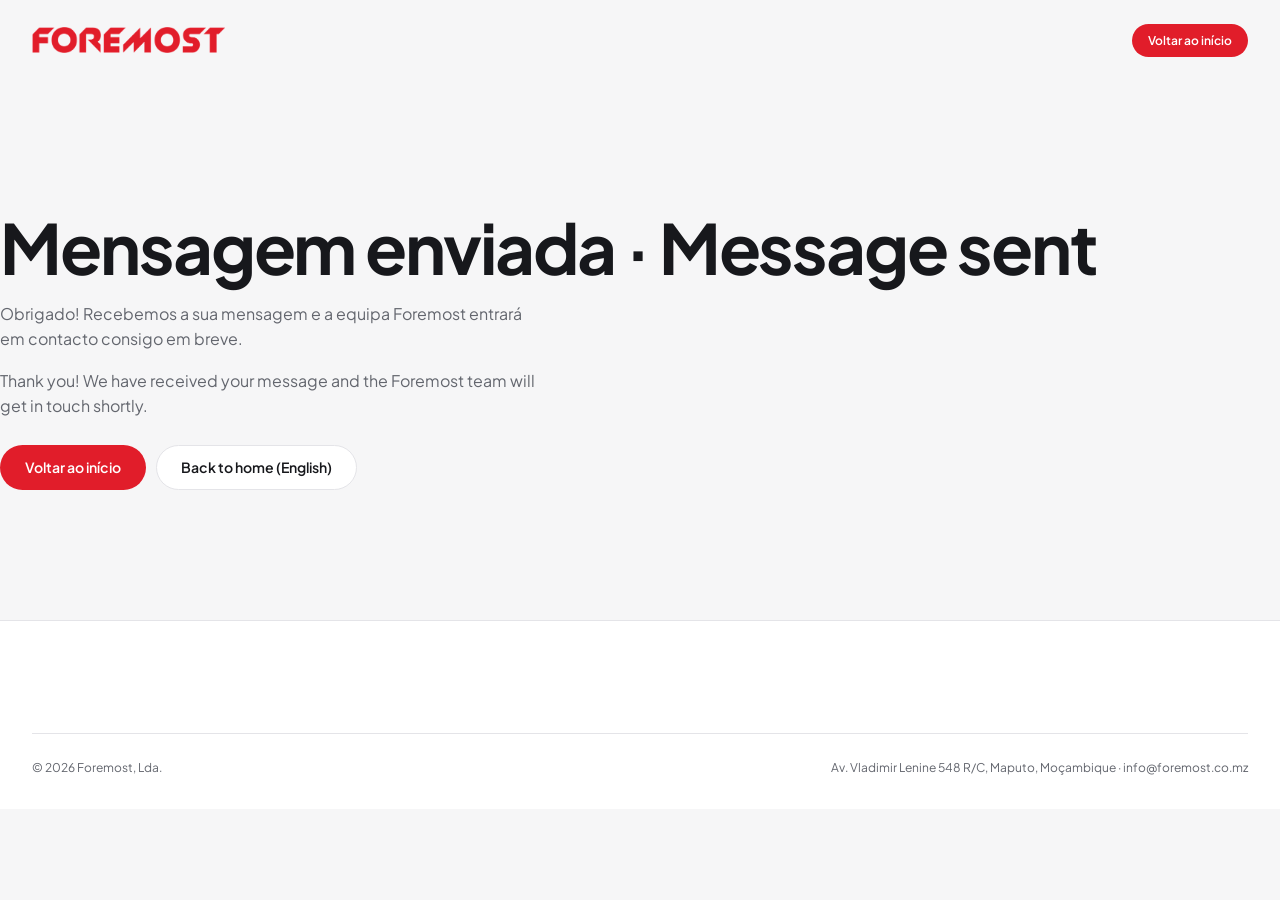
<file: obrigado/index.html>
<!DOCTYPE html>
<html lang="pt-MZ">
<head>
<meta charset="utf-8">
<meta name="viewport" content="width=device-width,initial-scale=1,viewport-fit=cover">
<meta name="google-site-verification" content="myz9B5tqqlXmwpDvMRJiqE0DPqp7AYC7l11fv12YmTg">
<title>Mensagem enviada | Foremost</title>
<meta name="description" content="A sua mensagem foi enviada à Foremost.">
<meta name="author" content="Foremost, Lda.">
<meta name="robots" content="noindex,follow">
<meta name="theme-color" content="#f6f6f7">
<meta name="color-scheme" content="light">
<meta name="format-detection" content="telephone=no">
<link rel="canonical" href="https://foremost.co.mz/obrigado/">
<meta property="og:type" content="website">
<meta property="og:site_name" content="Foremost">
<meta property="og:locale" content="pt_PT">
<meta property="og:locale:alternate" content="en_US">
<meta property="og:title" content="Mensagem enviada | Foremost">
<meta property="og:description" content="A sua mensagem foi enviada à Foremost.">
<meta property="og:url" content="https://foremost.co.mz/obrigado/">
<meta property="og:image" content="https://foremost.co.mz/assets/images/og-foremost.jpg">
<meta property="og:image:type" content="image/jpeg">
<meta property="og:image:width" content="1200">
<meta property="og:image:height" content="630">
<meta property="og:image:alt" content="Foremost: aprovisionamento e fornecimento em Moçambique">
<meta name="twitter:card" content="summary_large_image">
<meta name="twitter:title" content="Mensagem enviada | Foremost">
<meta name="twitter:description" content="A sua mensagem foi enviada à Foremost.">
<meta name="twitter:image" content="https://foremost.co.mz/assets/images/og-foremost.jpg">
<link rel="icon" href="../favicon.ico" sizes="any">
<link rel="icon" type="image/png" sizes="32x32" href="../assets/icons/favicon-32.png">
<link rel="apple-touch-icon" href="../assets/icons/apple-touch-icon.png">
<link rel="manifest" href="../manifest.webmanifest">
<link rel="preload" href="../assets/fonts/plus-jakarta-sans-latin-wght-normal.woff2" as="font" type="font/woff2" crossorigin>
<link rel="preload" href="../assets/fonts/plus-jakarta-sans-latin-wght-italic.woff2" as="font" type="font/woff2" crossorigin>
<link rel="stylesheet" href="../assets/css/styles.css?v=282892ed">
<script>document.documentElement.classList.add('js');setTimeout(function(){var h=document.documentElement.classList;h.contains('ready')||h.remove('js')},6000)</script>
</head>
<body class="sub">
<a class="skip" href="#main">Saltar para o conteúdo</a>
<header class="nv sub-h"><div class="w"><a href="../" aria-label="Foremost, página inicial"><img class="lg-h" src="../assets/images/foremost-logo.webp" width="520" height="69" alt="Foremost" fetchpriority="high" decoding="async"></a>
<div style="display:flex;gap:.6rem;align-items:center"><a class="b r sm" href="../">Voltar ao início</a></div></div></header>
<main id="main" tabindex="-1"><div class="w ctr"><h1>Mensagem enviada · Message sent</h1>
<p>Obrigado! Recebemos a sua mensagem e a equipa Foremost entrará em contacto consigo em breve.</p>
<p lang="en">Thank you! We have received your message and the Foremost team will get in touch shortly.</p>
<div class="fm"><a class="b r" href="../">Voltar ao início</a><a class="b o" href="../en/" hreflang="en" lang="en">Back to home (English)</a></div></div></main>
<footer class="ft"><div class="w"><div class="fb"><span>&copy; <span data-yr>2026</span> Foremost, Lda.</span><span>Av. Vladimir Lenine 548 R/C, Maputo, Moçambique &middot; <a href="mailto:info@foremost.co.mz">info@foremost.co.mz</a></span></div></div></footer>
<script src="../assets/js/sub.js" defer></script>
</body>
</html>
</file>
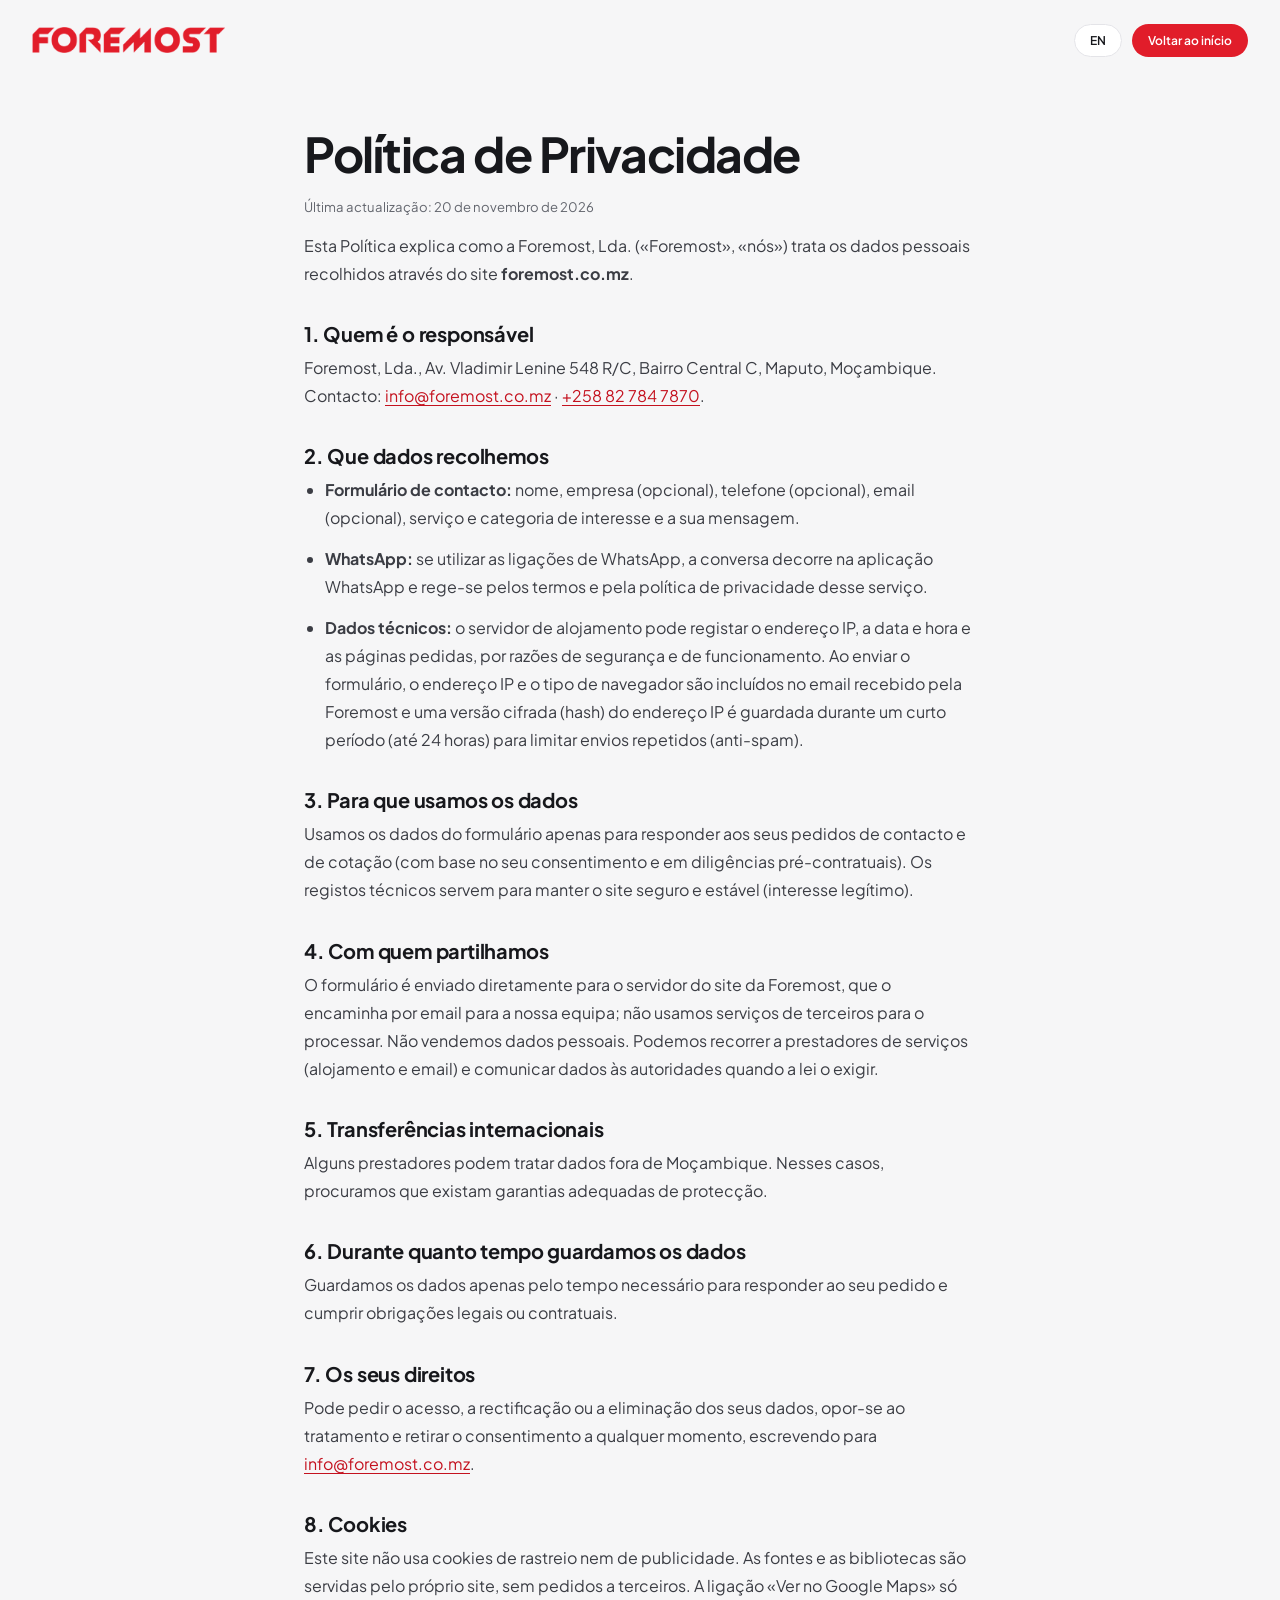
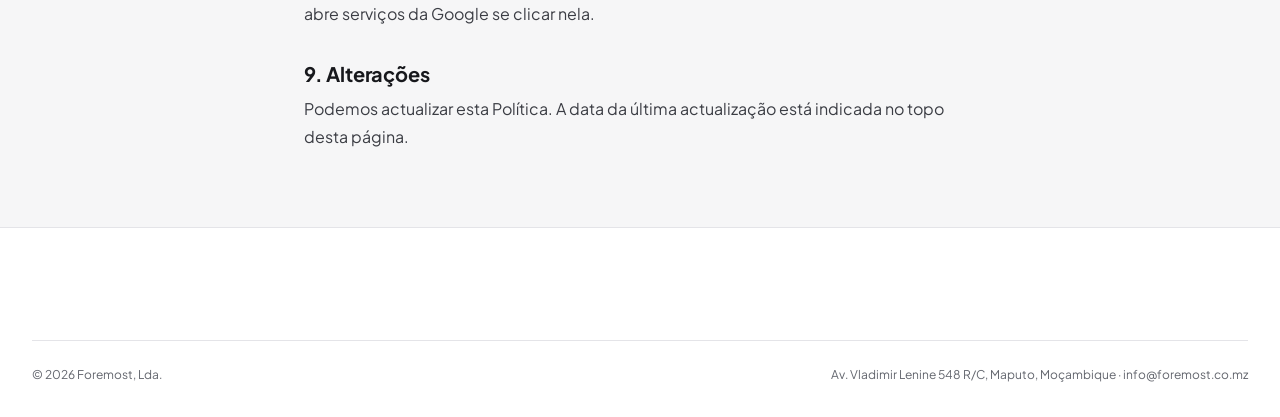
<file: privacidade/index.html>
<!DOCTYPE html>
<html lang="pt-MZ">
<head>
<meta charset="utf-8">
<meta name="viewport" content="width=device-width,initial-scale=1,viewport-fit=cover">
<meta name="google-site-verification" content="myz9B5tqqlXmwpDvMRJiqE0DPqp7AYC7l11fv12YmTg">
<title>Política de Privacidade | Foremost</title>
<meta name="description" content="Como a Foremost, Lda. trata os dados pessoais recolhidos através do site foremost.co.mz.">
<meta name="author" content="Foremost, Lda.">
<meta name="robots" content="index,follow,max-image-preview:large,max-snippet:-1,max-video-preview:-1">
<meta name="theme-color" content="#f6f6f7">
<meta name="color-scheme" content="light">
<meta name="format-detection" content="telephone=no">
<link rel="canonical" href="https://foremost.co.mz/privacidade/">
<link rel="alternate" hreflang="pt-MZ" href="https://foremost.co.mz/privacidade/">
<link rel="alternate" hreflang="en" href="https://foremost.co.mz/en/privacy/">
<link rel="alternate" hreflang="x-default" href="https://foremost.co.mz/privacidade/">
<meta property="og:type" content="website">
<meta property="og:site_name" content="Foremost">
<meta property="og:locale" content="pt_PT">
<meta property="og:locale:alternate" content="en_US">
<meta property="og:title" content="Política de Privacidade | Foremost">
<meta property="og:description" content="Como a Foremost, Lda. trata os dados pessoais recolhidos através do site foremost.co.mz.">
<meta property="og:url" content="https://foremost.co.mz/privacidade/">
<meta property="og:image" content="https://foremost.co.mz/assets/images/og-foremost.jpg">
<meta property="og:image:type" content="image/jpeg">
<meta property="og:image:width" content="1200">
<meta property="og:image:height" content="630">
<meta property="og:image:alt" content="Foremost: aprovisionamento e fornecimento em Moçambique">
<meta name="twitter:card" content="summary_large_image">
<meta name="twitter:title" content="Política de Privacidade | Foremost">
<meta name="twitter:description" content="Como a Foremost, Lda. trata os dados pessoais recolhidos através do site foremost.co.mz.">
<meta name="twitter:image" content="https://foremost.co.mz/assets/images/og-foremost.jpg">
<link rel="icon" href="../favicon.ico" sizes="any">
<link rel="icon" type="image/png" sizes="32x32" href="../assets/icons/favicon-32.png">
<link rel="apple-touch-icon" href="../assets/icons/apple-touch-icon.png">
<link rel="manifest" href="../manifest.webmanifest">
<link rel="preload" href="../assets/fonts/plus-jakarta-sans-latin-wght-normal.woff2" as="font" type="font/woff2" crossorigin>
<link rel="preload" href="../assets/fonts/plus-jakarta-sans-latin-wght-italic.woff2" as="font" type="font/woff2" crossorigin>
<link rel="stylesheet" href="../assets/css/styles.css?v=282892ed">
<script>document.documentElement.classList.add('js');setTimeout(function(){var h=document.documentElement.classList;h.contains('ready')||h.remove('js')},6000)</script>
</head>
<body class="sub">
<a class="skip" href="#main">Saltar para o conteúdo</a>
<header class="nv sub-h"><div class="w"><a href="../" aria-label="Foremost, página inicial"><img class="lg-h" src="../assets/images/foremost-logo.webp" width="520" height="69" alt="Foremost" fetchpriority="high" decoding="async"></a>
<div style="display:flex;gap:.6rem;align-items:center"><a class="b o sm" href="../en/privacy/" hreflang="en" lang="en">EN</a><a class="b r sm" href="../">Voltar ao início</a></div></div></header>
<main id="main" tabindex="-1"><div class="w prose"><h1>Política de Privacidade</h1><p class="meta">Última actualização: 20 de novembro de 2026</p>
<p>Esta Política explica como a Foremost, Lda. («Foremost», «nós») trata os dados pessoais recolhidos através do site <strong>foremost.co.mz</strong>.</p>
<h2>1. Quem é o responsável</h2>
<p>Foremost, Lda., Av. Vladimir Lenine 548 R/C, Bairro Central C, Maputo, Moçambique. Contacto: <a href="mailto:info@foremost.co.mz">info@foremost.co.mz</a> · <a href="tel:+258827847870">+258&nbsp;82&nbsp;784&nbsp;7870</a>.</p>
<h2>2. Que dados recolhemos</h2>
<ul><li><strong>Formulário de contacto:</strong> nome, empresa (opcional), telefone (opcional), email (opcional), serviço e categoria de interesse e a sua mensagem.</li>
<li><strong>WhatsApp:</strong> se utilizar as ligações de WhatsApp, a conversa decorre na aplicação WhatsApp e rege-se pelos termos e pela política de privacidade desse serviço.</li>
<li><strong>Dados técnicos:</strong> o servidor de alojamento pode registar o endereço IP, a data e hora e as páginas pedidas, por razões de segurança e de funcionamento. Ao enviar o formulário, o endereço IP e o tipo de navegador são incluídos no email recebido pela Foremost e uma versão cifrada (hash) do endereço IP é guardada durante um curto período (até 24 horas) para limitar envios repetidos (anti-spam).</li></ul>
<h2>3. Para que usamos os dados</h2>
<p>Usamos os dados do formulário apenas para responder aos seus pedidos de contacto e de cotação (com base no seu consentimento e em diligências pré-contratuais). Os registos técnicos servem para manter o site seguro e estável (interesse legítimo).</p>
<h2>4. Com quem partilhamos</h2>
<p>O formulário é enviado diretamente para o servidor do site da Foremost, que o encaminha por email para a nossa equipa; não usamos serviços de terceiros para o processar. Não vendemos dados pessoais. Podemos recorrer a prestadores de serviços (alojamento e email) e comunicar dados às autoridades quando a lei o exigir.</p>
<h2>5. Transferências internacionais</h2>
<p>Alguns prestadores podem tratar dados fora de Moçambique. Nesses casos, procuramos que existam garantias adequadas de protecção.</p>
<h2>6. Durante quanto tempo guardamos os dados</h2>
<p>Guardamos os dados apenas pelo tempo necessário para responder ao seu pedido e cumprir obrigações legais ou contratuais.</p>
<h2>7. Os seus direitos</h2>
<p>Pode pedir o acesso, a rectificação ou a eliminação dos seus dados, opor-se ao tratamento e retirar o consentimento a qualquer momento, escrevendo para <a href="mailto:info@foremost.co.mz">info@foremost.co.mz</a>.</p>
<h2>8. Cookies</h2>
<p>Este site não usa cookies de rastreio nem de publicidade. As fontes e as bibliotecas são servidas pelo próprio site, sem pedidos a terceiros. A ligação «Ver no Google Maps» só abre serviços da Google se clicar nela.</p>
<h2>9. Alterações</h2>
<p>Podemos actualizar esta Política. A data da última actualização está indicada no topo desta página.</p></div></main>
<footer class="ft"><div class="w"><div class="fb"><span>&copy; <span data-yr>2026</span> Foremost, Lda.</span><span>Av. Vladimir Lenine 548 R/C, Maputo, Moçambique &middot; <a href="mailto:info@foremost.co.mz">info@foremost.co.mz</a></span></div></div></footer>
<script src="../assets/js/sub.js" defer></script>
</body>
</html>
</file>
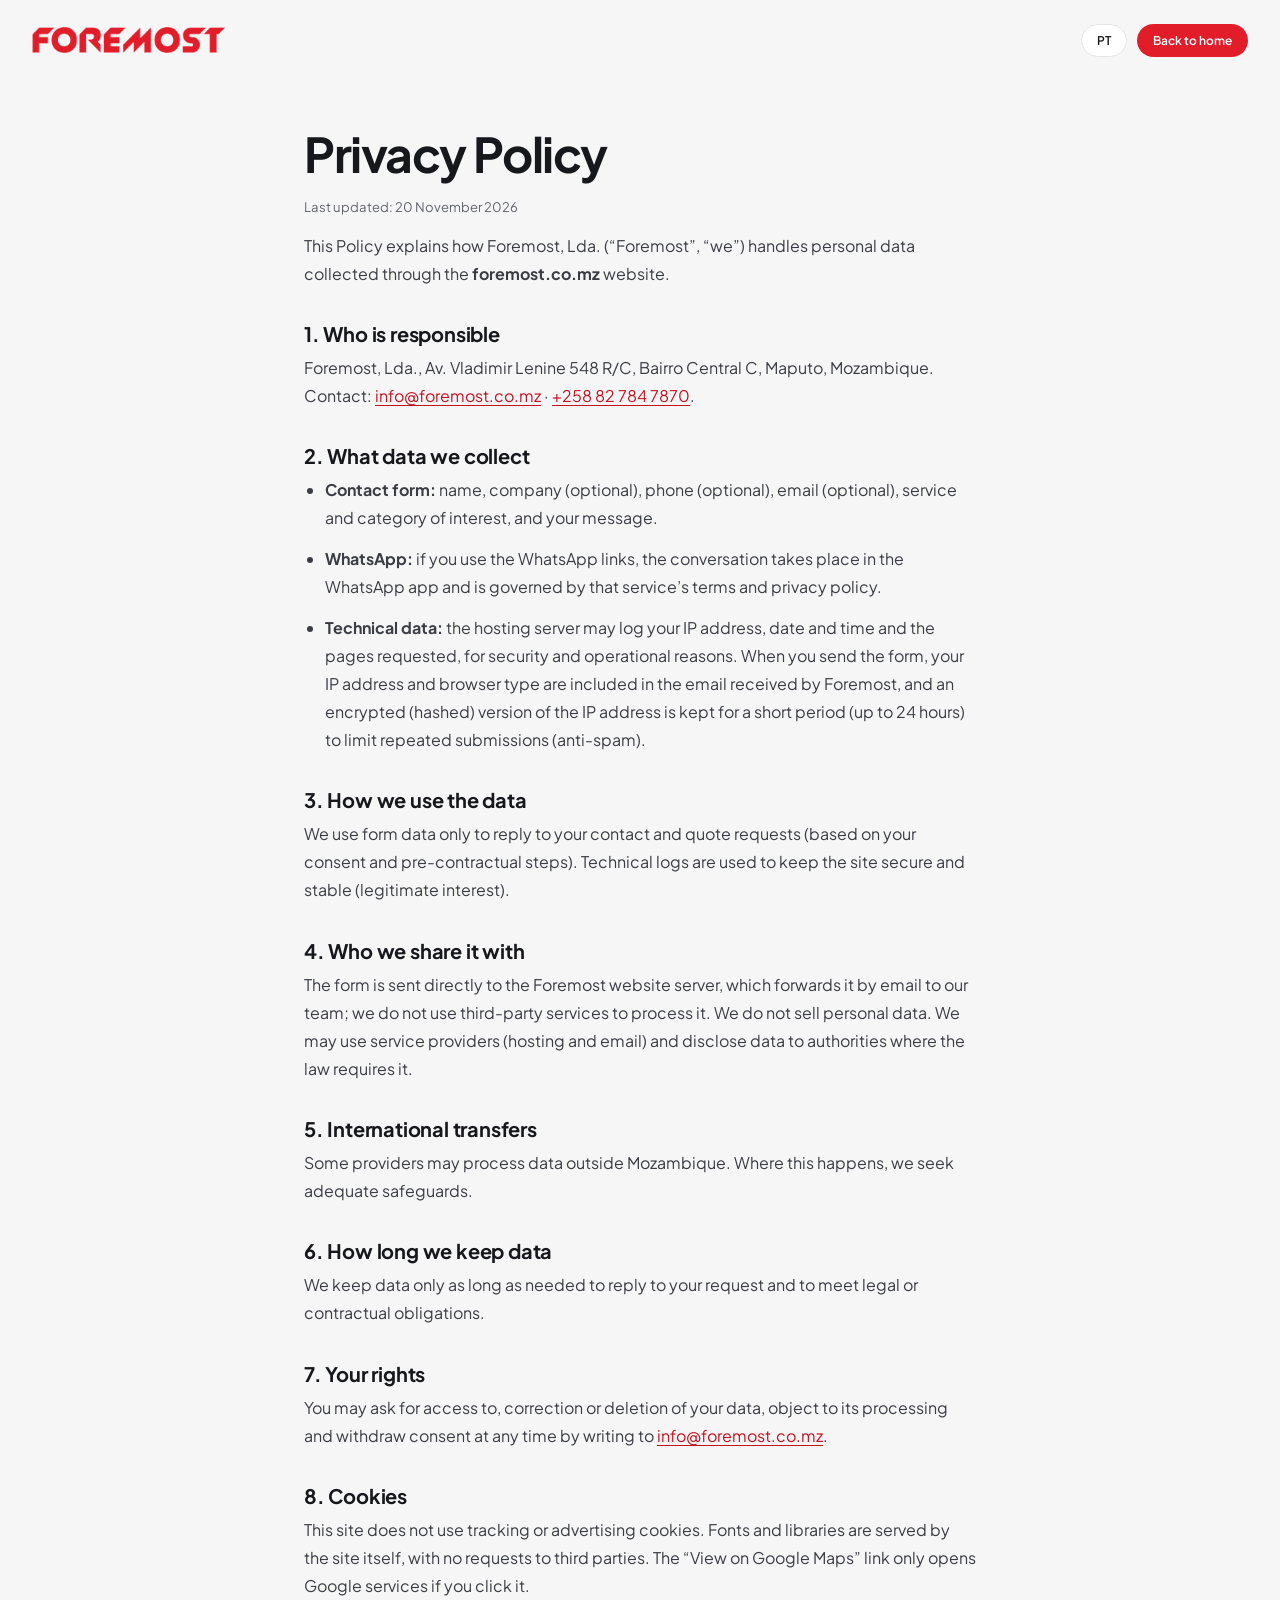
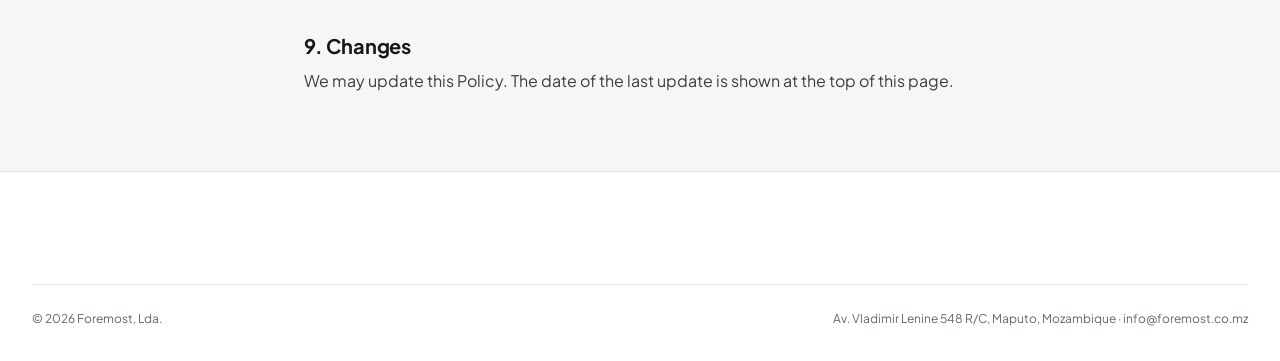
<file: en/privacy/index.html>
<!DOCTYPE html>
<html lang="en">
<head>
<meta charset="utf-8">
<meta name="viewport" content="width=device-width,initial-scale=1,viewport-fit=cover">
<meta name="google-site-verification" content="myz9B5tqqlXmwpDvMRJiqE0DPqp7AYC7l11fv12YmTg">
<title>Privacy Policy | Foremost</title>
<meta name="description" content="How Foremost, Lda. handles personal data collected through the foremost.co.mz website.">
<meta name="author" content="Foremost, Lda.">
<meta name="robots" content="index,follow,max-image-preview:large,max-snippet:-1,max-video-preview:-1">
<meta name="theme-color" content="#f6f6f7">
<meta name="color-scheme" content="light">
<meta name="format-detection" content="telephone=no">
<link rel="canonical" href="https://foremost.co.mz/en/privacy/">
<link rel="alternate" hreflang="pt-MZ" href="https://foremost.co.mz/privacidade/">
<link rel="alternate" hreflang="en" href="https://foremost.co.mz/en/privacy/">
<link rel="alternate" hreflang="x-default" href="https://foremost.co.mz/privacidade/">
<meta property="og:type" content="website">
<meta property="og:site_name" content="Foremost">
<meta property="og:locale" content="en_US">
<meta property="og:locale:alternate" content="pt_PT">
<meta property="og:title" content="Privacy Policy | Foremost">
<meta property="og:description" content="How Foremost, Lda. handles personal data collected through the foremost.co.mz website.">
<meta property="og:url" content="https://foremost.co.mz/en/privacy/">
<meta property="og:image" content="https://foremost.co.mz/assets/images/og-foremost.jpg">
<meta property="og:image:type" content="image/jpeg">
<meta property="og:image:width" content="1200">
<meta property="og:image:height" content="630">
<meta property="og:image:alt" content="Foremost: procurement and supply in Mozambique">
<meta name="twitter:card" content="summary_large_image">
<meta name="twitter:title" content="Privacy Policy | Foremost">
<meta name="twitter:description" content="How Foremost, Lda. handles personal data collected through the foremost.co.mz website.">
<meta name="twitter:image" content="https://foremost.co.mz/assets/images/og-foremost.jpg">
<link rel="icon" href="../../favicon.ico" sizes="any">
<link rel="icon" type="image/png" sizes="32x32" href="../../assets/icons/favicon-32.png">
<link rel="apple-touch-icon" href="../../assets/icons/apple-touch-icon.png">
<link rel="manifest" href="../../manifest.webmanifest">
<link rel="preload" href="../../assets/fonts/plus-jakarta-sans-latin-wght-normal.woff2" as="font" type="font/woff2" crossorigin>
<link rel="preload" href="../../assets/fonts/plus-jakarta-sans-latin-wght-italic.woff2" as="font" type="font/woff2" crossorigin>
<link rel="stylesheet" href="../../assets/css/styles.css?v=282892ed">
<script>document.documentElement.classList.add('js');setTimeout(function(){var h=document.documentElement.classList;h.contains('ready')||h.remove('js')},6000)</script>
</head>
<body class="sub">
<a class="skip" href="#main">Skip to content</a>
<header class="nv sub-h"><div class="w"><a href="../" aria-label="Foremost, home page"><img class="lg-h" src="../../assets/images/foremost-logo.webp" width="520" height="69" alt="Foremost" fetchpriority="high" decoding="async"></a>
<div style="display:flex;gap:.6rem;align-items:center"><a class="b o sm" href="../../privacidade/" hreflang="pt" lang="pt">PT</a><a class="b r sm" href="../">Back to home</a></div></div></header>
<main id="main" tabindex="-1"><div class="w prose"><h1>Privacy Policy</h1><p class="meta">Last updated: 20 November 2026</p>
<p>This Policy explains how Foremost, Lda. (“Foremost”, “we”) handles personal data collected through the <strong>foremost.co.mz</strong> website.</p>
<h2>1. Who is responsible</h2>
<p>Foremost, Lda., Av. Vladimir Lenine 548 R/C, Bairro Central C, Maputo, Mozambique. Contact: <a href="mailto:info@foremost.co.mz">info@foremost.co.mz</a> · <a href="tel:+258827847870">+258&nbsp;82&nbsp;784&nbsp;7870</a>.</p>
<h2>2. What data we collect</h2>
<ul><li><strong>Contact form:</strong> name, company (optional), phone (optional), email (optional), service and category of interest, and your message.</li>
<li><strong>WhatsApp:</strong> if you use the WhatsApp links, the conversation takes place in the WhatsApp app and is governed by that service’s terms and privacy policy.</li>
<li><strong>Technical data:</strong> the hosting server may log your IP address, date and time and the pages requested, for security and operational reasons. When you send the form, your IP address and browser type are included in the email received by Foremost, and an encrypted (hashed) version of the IP address is kept for a short period (up to 24 hours) to limit repeated submissions (anti-spam).</li></ul>
<h2>3. How we use the data</h2>
<p>We use form data only to reply to your contact and quote requests (based on your consent and pre-contractual steps). Technical logs are used to keep the site secure and stable (legitimate interest).</p>
<h2>4. Who we share it with</h2>
<p>The form is sent directly to the Foremost website server, which forwards it by email to our team; we do not use third-party services to process it. We do not sell personal data. We may use service providers (hosting and email) and disclose data to authorities where the law requires it.</p>
<h2>5. International transfers</h2>
<p>Some providers may process data outside Mozambique. Where this happens, we seek adequate safeguards.</p>
<h2>6. How long we keep data</h2>
<p>We keep data only as long as needed to reply to your request and to meet legal or contractual obligations.</p>
<h2>7. Your rights</h2>
<p>You may ask for access to, correction or deletion of your data, object to its processing and withdraw consent at any time by writing to <a href="mailto:info@foremost.co.mz">info@foremost.co.mz</a>.</p>
<h2>8. Cookies</h2>
<p>This site does not use tracking or advertising cookies. Fonts and libraries are served by the site itself, with no requests to third parties. The “View on Google Maps” link only opens Google services if you click it.</p>
<h2>9. Changes</h2>
<p>We may update this Policy. The date of the last update is shown at the top of this page.</p></div></main>
<footer class="ft"><div class="w"><div class="fb"><span>&copy; <span data-yr>2026</span> Foremost, Lda.</span><span>Av. Vladimir Lenine 548 R/C, Maputo, Mozambique &middot; <a href="mailto:info@foremost.co.mz">info@foremost.co.mz</a></span></div></div></footer>
<script src="../../assets/js/sub.js" defer></script>
</body>
</html>
</file>
<file: assets/css/styles.css>
@font-face{font-family:'Plus Jakarta Sans';font-style:normal;font-weight:200 800;font-display:swap;src:url(../fonts/plus-jakarta-sans-latin-ext-wght-normal.woff2) format('woff2');unicode-range:U+0100-02BA,U+02BD-02C5,U+02C7-02CC,U+02CE-02D7,U+02DD-02FF,U+0304,U+0308,U+0329,U+1D00-1DBF,U+1E00-1E9F,U+1EF2-1EFF,U+2020,U+20A0-20AB,U+20AD-20C0,U+2113,U+2C60-2C7F,U+A720-A7FF}
@font-face{font-family:'Plus Jakarta Sans';font-style:normal;font-weight:200 800;font-display:swap;src:url(../fonts/plus-jakarta-sans-latin-wght-normal.woff2) format('woff2');unicode-range:U+0000-00FF,U+0131,U+0152-0153,U+02BB-02BC,U+02C6,U+02DA,U+02DC,U+0304,U+0308,U+0329,U+2000-206F,U+20AC,U+2122,U+2191,U+2193,U+2212,U+2215,U+FEFF,U+FFFD}
@font-face{font-family:'Plus Jakarta Sans';font-style:italic;font-weight:200 800;font-display:swap;src:url(../fonts/plus-jakarta-sans-latin-ext-wght-italic.woff2) format('woff2');unicode-range:U+0100-02BA,U+02BD-02C5,U+02C7-02CC,U+02CE-02D7,U+02DD-02FF,U+0304,U+0308,U+0329,U+1D00-1DBF,U+1E00-1E9F,U+1EF2-1EFF,U+2020,U+20A0-20AB,U+20AD-20C0,U+2113,U+2C60-2C7F,U+A720-A7FF}
@font-face{font-family:'Plus Jakarta Sans';font-style:italic;font-weight:200 800;font-display:swap;src:url(../fonts/plus-jakarta-sans-latin-wght-italic.woff2) format('woff2');unicode-range:U+0000-00FF,U+0131,U+0152-0153,U+02BB-02BC,U+02C6,U+02DA,U+02DC,U+0304,U+0308,U+0329,U+2000-206F,U+20AC,U+2122,U+2191,U+2193,U+2212,U+2215,U+FEFF,U+FFFD}
:root{--bg:#f6f6f7;--ink:#17181c;--mut:#63666e;--ln:#e4e4e8;--cd:#fff;--gl:rgba(255,255,255,.72);--nv:rgba(246,246,247,.86);--mq:#c9cbd1;--red:#e11d2a;--r:cubic-bezier(.2,.8,.2,1);color-scheme:light;box-sizing:border-box;padding:env(safe-area-inset-top,0px) 0 env(safe-area-inset-bottom,0px)}


*{box-sizing:border-box;margin:0}
html{scroll-behavior:smooth;scroll-padding-top:calc(5rem + env(safe-area-inset-top,0px));background:var(--bg)}
body{font:400 16px/1.6 'Plus Jakarta Sans',system-ui,-apple-system,'Segoe UI',sans-serif;background:var(--bg);color:var(--ink);overflow-x:hidden;-webkit-font-smoothing:antialiased}
body:before{content:"";position:fixed;inset:0 0 auto;height:env(safe-area-inset-top,0px);z-index:55;background:var(--nv);backdrop-filter:blur(14px);-webkit-backdrop-filter:blur(14px)}
::selection{background:var(--red);color:#fff}
img{display:block;max-width:100%}a{color:inherit;text-decoration:none}address{font-style:normal}
:focus-visible{outline:2px solid var(--red);outline-offset:3px}
.w{max-width:80rem;margin:auto;padding:0 clamp(1rem,3vw,2rem)}
h1,h2,h3{letter-spacing:-.03em;line-height:1.08}
h1{font-size:clamp(2.7rem,6.2vw,5rem);font-weight:700}
h2{font-size:clamp(2rem,4.2vw,3.1rem);font-weight:700}
em{font-weight:400;color:var(--red)}
.i{width:1.15em;height:1.15em;fill:none;stroke:currentColor;stroke-width:2;stroke-linecap:round;stroke-linejoin:round;flex:none}
.pill{display:inline-flex;align-items:center;gap:.55rem;width:fit-content;padding:.45rem .95rem;border-radius:99px;background:rgba(225,29,42,.08);border:1px solid rgba(225,29,42,.2);font-size:.7rem;font-weight:600;letter-spacing:.09em;text-transform:uppercase}
.pill:before{content:"";width:7px;height:7px;border-radius:50%;background:var(--red);animation:pu 1.8s infinite}
@keyframes pu{from{box-shadow:0 0 0 0 rgba(225,29,42,.55)}to{box-shadow:0 0 0 9px rgba(225,29,42,0)}}
.b{display:inline-flex;align-items:center;justify-content:center;gap:.5rem;padding:.8rem 1.5rem;border-radius:99px;font:600 .88rem 'Plus Jakarta Sans',sans-serif;border:1px solid transparent;cursor:pointer;background:var(--ink);color:var(--bg);transition:.3s var(--r)}
.b:hover{background:var(--red);color:#fff;box-shadow:0 12px 26px -10px rgba(225,29,42,.7)}
.b.r{background:var(--red);color:#fff}.b.r:hover{background:var(--ink);color:var(--bg)}
.b.o{background:var(--cd);color:var(--ink);border-color:var(--ln)}.b.o:hover{color:var(--red)}
.b.sm{padding:.5rem .95rem;font-size:.75rem}
.b .i{width:.9em;height:.9em;transition:transform .3s var(--r)}.b:hover .i{transform:translateX(4px)}
.in{flex:1;min-width:11rem;padding:.85rem 1.3rem;border-radius:99px;border:1px solid var(--ln);background:var(--cd);color:var(--ink);font:400 .9rem 'Plus Jakarta Sans',sans-serif}
.nv{position:sticky;top:env(safe-area-inset-top,0px);z-index:50;background:var(--nv);backdrop-filter:blur(14px);-webkit-backdrop-filter:blur(14px);transition:box-shadow .3s}
.nv.s{box-shadow:0 1px 0 var(--ln)}
.nv .w{height:5rem;display:flex;align-items:center;justify-content:space-between;gap:1.2rem}
.nl{display:none;gap:2rem;font-size:.86rem;font-weight:500}
.nl a{position:relative;opacity:.82}.nl a:hover{opacity:1}
.nl a:after{content:"";position:absolute;left:0;bottom:-6px;height:2px;width:100%;background:var(--red);transform:scaleX(0);transform-origin:left;transition:transform .35s var(--r)}
.nl a:hover:after{transform:scaleX(1)}
#pg{position:fixed;top:0;left:0;height:3px;width:100%;background:var(--red);transform:scaleX(0);transform-origin:left;z-index:60}
#mm{display:none;padding:1rem clamp(1rem,3vw,2rem) 1.5rem;border-top:1px solid var(--ln);background:var(--bg);gap:1rem;font-weight:600}#mm.o{display:grid}
@media(min-width:900px){.nl{display:flex}.mb,#mm{display:none!important}}
@media(max-width:899px){.hd{display:none}}
.hero{position:relative;min-height:calc(100vh - 5rem);display:flex;flex-direction:column;justify-content:center;padding:1.5rem 0 3.5rem;overflow:hidden}
.hxs{position:absolute;inset:0;pointer-events:none}
.hb{position:absolute;opacity:.15;clip-path:polygon(50% 0,100% 25%,100% 75%,50% 100%,0 75%,0 25%);animation:fl 9s ease-in-out infinite}
@keyframes fl{50%{transform:translateY(-22px) rotate(10deg)}}
.hg{display:grid;gap:2.5rem;align-items:center;position:relative;z-index:2}
@media(min-width:1024px){.hg{grid-template-columns:7fr 5fr}}
.hl{display:grid;gap:1.5rem;justify-items:start}
.hl p{color:var(--mut);font-size:1.05rem;max-width:34rem}
.ln{display:block;overflow:hidden;padding-bottom:.1em}
.ln b{display:block;font-weight:inherit;animation:up 1.2s var(--r) backwards;animation-delay:calc(.25s + .14s*var(--i))}
@keyframes up{from{transform:translateY(112%)}}
.fi{animation:fi 1s var(--r) backwards;animation-delay:calc(.55s + .1s*var(--i))}
@keyframes fi{from{opacity:0;transform:translateY(18px)}}
.fm{display:flex;gap:.6rem;flex-wrap:wrap;width:100%;max-width:29rem}
.av{display:flex;align-items:center;gap:.8rem;font-size:.75rem;font-weight:600}
.av span{display:flex}.av b{width:2.2rem;height:2.2rem;border-radius:50%;display:grid;place-items:center;font-size:.55rem;color:#fff;border:2px solid var(--bg);margin-left:-.6rem}.av b:first-child{margin:0}
.rc{position:relative}
.gv{position:relative;height:22rem;margin:0 -1rem}
.gv canvas{width:100%;height:100%;display:block}
.gcs{display:grid;gap:.8rem;position:relative;z-index:3}
@media(min-width:1024px){.rc{min-height:34rem}.gv{position:absolute;inset:-5rem -9rem -3rem -7rem;height:auto;margin:0}.gcs{position:absolute;right:0;bottom:0;width:19rem}}
.g{background:var(--gl);backdrop-filter:blur(16px);-webkit-backdrop-filter:blur(16px);border:1px solid var(--ln);box-shadow:0 18px 40px -20px rgba(0,0,0,.4)}
.gc{display:flex;gap:.9rem;align-items:center;padding:.7rem;border-radius:1rem;animation:gin .9s var(--r) backwards;animation-delay:calc(1.2s + .15s*var(--i))}
@keyframes gin{from{opacity:0;transform:perspective(700px) rotateX(-55deg) translateY(30px)}}
.gc img{width:3.5rem;height:3.5rem;border-radius:.8rem;object-fit:cover;flex:none}
.gc h4{font-size:.8rem}.gc p{font-size:.72rem;color:var(--mut);line-height:1.35}
.bd{position:absolute;left:-2.5rem;top:40%;width:7.6rem;height:7.6rem;z-index:4;display:none;border-radius:50%;background:var(--cd);color:var(--ink);box-shadow:0 16px 36px -14px rgba(0,0,0,.45);place-items:center}
@media(min-width:1024px){.bd{display:grid}}
.bd .t{position:absolute;inset:0;animation:sp 18s linear infinite}
@keyframes sp{to{transform:rotate(360deg)}}
.bd a{width:2.9rem;height:2.9rem;border-radius:50%;background:var(--red);color:#fff;display:grid;place-items:center;transition:transform .4s var(--r)}.bd a:hover{transform:scale(1.12)}
.st4{display:grid;grid-template-columns:repeat(2,1fr);gap:1rem;margin-top:3.5rem;max-width:62rem;position:relative;z-index:2}
@media(min-width:800px){.st4{grid-template-columns:repeat(4,1fr)}}
.sc{background:var(--gl);backdrop-filter:blur(8px);-webkit-backdrop-filter:blur(8px);border:1px solid var(--ln);border-radius:1rem;padding:1.15rem}
.sc b{display:block;font-size:clamp(1.6rem,3vw,2.1rem);letter-spacing:-.03em;line-height:1.1}
.sc>span{font-size:.75rem;color:var(--mut);font-weight:500}
.sec{padding:5rem 0}.g2{background:linear-gradient(var(--bg),var(--cd))}
.sh{display:grid;gap:1rem;margin-bottom:3rem;justify-items:start}.sh p{color:var(--mut);max-width:36rem}
.mg{display:grid;gap:3rem;align-items:center}
.mg>div:first-child{display:grid;gap:1.3rem;justify-items:start}.mg p{color:var(--mut);max-width:34rem;font-size:.95rem}
.bs{display:flex;flex-wrap:wrap;gap:.8rem;padding-top:.4rem}
@media(min-width:1024px){.mg{grid-template-columns:5fr 7fr}}
.mcs{display:grid;gap:1.2rem}
@media(min-width:700px){.mcs{grid-template-columns:repeat(3,1fr)}}
.tl{position:relative;transition:transform .35s var(--r),box-shadow .4s,opacity .9s var(--r)}
.tl:before{content:"";position:absolute;inset:0;z-index:3;border-radius:inherit;pointer-events:none;opacity:0;transition:opacity .3s;background:radial-gradient(circle at var(--mx,50%) var(--my,50%),rgba(255,255,255,.3),transparent 55%)}
.tl:hover:before{opacity:1}
.mc{height:27rem;border-radius:1.6rem;overflow:hidden;color:#fff;box-shadow:0 22px 40px -24px rgba(0,0,0,.6)}
.mc img{position:absolute;inset:0;width:100%;height:100%;object-fit:cover;transition:transform 1.3s var(--r)}.mc:hover img{transform:scale(1.08)}
.mc:after{content:"";position:absolute;inset:0;background:linear-gradient(to top,rgba(8,8,10,.92),rgba(8,8,10,.25) 62%,transparent)}
.mc div{position:absolute;inset:auto 0 0;padding:1.4rem;z-index:2}.mc h3{font-size:1.2rem}
.mc p{color:#e6e7ea;font-size:.78rem;line-height:1.55;max-height:0;opacity:0;overflow:hidden;transition:.6s var(--r)}
.mc:hover p,.mc:focus p{max-height:13rem;opacity:1;margin-top:.5rem}
@media(hover:none){.mc p{max-height:none;opacity:1;margin-top:.5rem}}
.cl{margin-top:5rem;padding-top:2.5rem;border-top:1px solid var(--ln)}
.cl>p{text-align:center;font-size:.72rem;font-weight:600;letter-spacing:.14em;text-transform:uppercase;color:var(--mut);margin-bottom:1.6rem}
.cr{display:flex;flex-wrap:wrap;justify-content:space-between;gap:1.5rem;font-weight:800;font-size:1.1rem;letter-spacing:-.02em;color:var(--mut)}
.cr span{transition:.3s var(--r)}.cr span:hover{color:var(--ink);transform:translateY(-3px)}
.cr small{display:block;font-size:.55rem;font-weight:600;letter-spacing:.06em;text-transform:uppercase}
.sg{display:grid;gap:1.5rem}
@media(min-width:700px){.sg{grid-template-columns:repeat(2,1fr)}}
@media(min-width:1100px){.sg{grid-template-columns:repeat(4,1fr)}}
.sv{background:var(--cd);border-radius:1.6rem;padding:.8rem;display:flex;flex-direction:column;justify-content:space-between;gap:1rem}
.sv:hover{box-shadow:0 32px 50px -30px rgba(0,0,0,.5)}
.si{position:relative;height:13rem;border-radius:1.1rem;overflow:hidden;margin-bottom:1rem}
.si img{width:100%;height:100%;object-fit:cover;transition:transform 1s var(--r)}.sv:hover .si img{transform:scale(1.08)}
.si span{position:absolute;left:.7rem;bottom:.7rem;background:rgba(255,255,255,.92);color:#17181c;padding:.3rem .8rem;border-radius:99px;font-size:.7rem;font-weight:600}
.sv h3{font-size:1.1rem;padding:0 .5rem}.sv p{font-size:.8rem;color:var(--mut);padding:.4rem .5rem 0}
.lm{display:inline-flex;align-items:center;gap:.4rem;font-size:.75rem;font-weight:700;padding:0 .5rem .5rem}.lm:hover{color:var(--red)}
.pr{background:var(--red);color:#fff;padding:1.6rem;justify-content:flex-start}
.pr p{color:rgba(255,255,255,.88);padding:.6rem 0 0}.pr h3{padding:0;font-size:1.4rem}
.md{display:flex;flex-wrap:wrap;gap:.5rem}.md span{display:inline-flex;align-items:center;gap:.4rem;background:rgba(255,255,255,.18);border-radius:99px;padding:.35rem .8rem;font-size:.72rem;font-weight:600}
.pr .in{border:0;font-size:.8rem}.pr .b{background:var(--ink);color:#fff}.pr .b:hover{background:#fff;color:var(--red)}
.pr form{display:grid;gap:.6rem}.pr small{font-size:.7rem;opacity:.85;border-top:1px solid rgba(255,255,255,.3);padding-top:.9rem}
.pg{display:grid;gap:1rem;grid-template-columns:repeat(2,1fr)}
@media(min-width:800px){.pg{grid-template-columns:repeat(4,1fr)}}
.pc{background:var(--cd);border-radius:1.2rem;padding:1.1rem;display:flex;gap:.8rem;align-items:center;font-weight:600;font-size:.85rem;line-height:1.3}
.hx{flex:none;width:2.1rem;height:2.4rem;clip-path:polygon(50% 0,100% 25%,100% 75%,50% 100%,0 75%,0 25%)}
.mq{overflow:hidden;margin-top:3.5rem;-webkit-mask-image:linear-gradient(90deg,transparent,#000 10%,#000 90%,transparent);mask-image:linear-gradient(90deg,transparent,#000 10%,#000 90%,transparent)}
.mt{display:flex;width:max-content;font-size:clamp(1.7rem,3.3vw,2.7rem);font-weight:800;letter-spacing:-.03em;color:var(--mq);margin:.3rem 0}
.mt span{display:flex;align-items:center;gap:2.2rem;margin-right:2.2rem;white-space:nowrap;transition:color .3s}.mt span:hover{color:var(--ink)}
.mt span:after{content:"";width:.7rem;height:.8rem;background:var(--red);clip-path:polygon(50% 0,100% 25%,100% 75%,50% 100%,0 75%,0 25%)}
.o2 span{color:transparent;-webkit-text-stroke:1.5px var(--mq)}.o2 span:hover{color:var(--red);-webkit-text-stroke-color:var(--red)}
.wg{display:grid;gap:2.5rem;align-items:center}
@media(min-width:1024px){.wg{grid-template-columns:7fr 5fr}}
.fg{display:grid;gap:1rem}@media(min-width:560px){.fg{grid-template-columns:repeat(2,1fr)}}
.f{background:var(--cd);border-radius:1.4rem;padding:1.4rem}
.ic{width:2.9rem;height:2.9rem;border-radius:.9rem;background:rgba(225,29,42,.1);color:var(--red);display:grid;place-items:center;margin-bottom:1rem}
.f h3{font-size:1rem;letter-spacing:-.01em;margin-bottom:.3rem}.f p{font-size:.8rem;color:var(--mut)}
.wi{height:30rem;border-radius:2rem;overflow:hidden;box-shadow:0 30px 60px -30px rgba(0,0,0,.6)}
.wi img{position:absolute;inset:0;width:100%;height:100%;object-fit:cover;object-position:72% 50%}
.wb{position:absolute;left:1rem;right:1rem;bottom:1rem;z-index:4;display:flex;gap:.8rem;align-items:center;padding:.9rem 1rem;border-radius:1.1rem;font-size:.85rem;font-weight:700}
.wb .ic{margin:0;flex:none}
.ft{background:var(--cd);border-top:1px solid var(--ln);padding:4rem 0 2rem;font-size:.82rem;color:var(--mut)}
.fgd{display:grid;gap:2.5rem}@media(min-width:900px){.fgd{grid-template-columns:1.6fr 1fr 1.4fr 1.3fr 1.3fr}}
.fgd h4{font-size:.72rem;letter-spacing:.1em;text-transform:uppercase;color:var(--ink);margin-bottom:1rem}
.fgd a{display:block;margin-top:.45rem;transition:color .25s}.fgd a:hover{color:var(--red)}.fgd address{line-height:1.7;margin-bottom:.6rem}.fgd p{margin:1rem 0 .5rem;max-width:18rem}
.fb{display:flex;flex-wrap:wrap;justify-content:space-between;gap:.8rem;margin-top:3rem;padding-top:1.5rem;border-top:1px solid var(--ln);font-size:.75rem}
.js .rv{opacity:0;transform:translateY(28px);transition:opacity .9s var(--r),transform .9s var(--r)}.js .rv.on{opacity:1;transform:none}
.js .st>*{opacity:0;transform:translateY(34px) rotateX(-12deg);transition:opacity .9s var(--r),transform .9s var(--r);transition-delay:calc(var(--k,0)*80ms)}
.js .st.on>*{opacity:1;transform:none}
.js .st.d>*{transition:transform .35s var(--r),box-shadow .4s,opacity .3s;transition-delay:0s}
@media(prefers-reduced-motion:reduce){*,:before,:after{animation:none!important;transition:none!important}}
@property --a{syntax:'<angle>';inherits:false;initial-value:0deg}.nv,.nv .w{transition:all .6s var(--r)}.nv.s{background:transparent;backdrop-filter:none;-webkit-backdrop-filter:none;box-shadow:none;padding:.7rem 0}.nv.s .w{height:3.6rem;width:calc(100% - 1.4rem);max-width:62rem;background:var(--gl);backdrop-filter:blur(18px);-webkit-backdrop-filter:blur(18px);border:1px solid var(--ln);border-radius:99px;box-shadow:0 18px 40px -22px rgba(0,0,0,.45);padding:0 1.4rem}.hero:before{content:'';position:absolute;inset:-20%;background:radial-gradient(40% 40% at 25% 30%,rgba(225,29,42,.14),transparent 70%),radial-gradient(35% 35% at 80% 62%,rgba(119,119,124,.18),transparent 70%);filter:blur(24px);animation:au 14s ease-in-out infinite alternate;pointer-events:none}@keyframes au{to{transform:translate(4%,-3%) scale(1.1) rotate(4deg)}}#dg{position:absolute;inset:0;width:100%;height:100%;-webkit-mask-image:radial-gradient(75% 85% at 45% 45%,#000,transparent);mask-image:radial-gradient(75% 85% at 45% 45%,#000,transparent)}h1 em{background:linear-gradient(90deg,#e11d2a,#ee4a36,#9b0f19,#e11d2a);background-size:250% 100%;-webkit-background-clip:text;background-clip:text;-webkit-text-fill-color:transparent;animation:gt 7s linear infinite}@keyframes gt{to{background-position:-250% 0}}.wd{display:inline-block}.b{position:relative;overflow:hidden}.b.r:after,.fm .b:after{content:'';position:absolute;top:0;left:-60%;width:40%;height:100%;background:linear-gradient(100deg,transparent,rgba(255,255,255,.4),transparent);transform:skewX(-20deg);animation:shm 3.4s ease-in-out infinite}@keyframes shm{60%,100%{left:140%}}.tl:before{background:radial-gradient(420px circle at var(--mx,50%) var(--my,50%),rgba(225,29,42,.1),transparent 60%)}.mc:before,.wi:before,.gc:before{background:radial-gradient(360px circle at var(--mx,50%) var(--my,50%),rgba(255,255,255,.32),transparent 55%)}.f:after,.pc:after,.sv:not(.pr):after,.sc:after{content:'';position:absolute;inset:0;border-radius:inherit;padding:1.5px;pointer-events:none;-webkit-mask:linear-gradient(#000 0 0) content-box,linear-gradient(#000 0 0);-webkit-mask-composite:xor;mask-composite:exclude}.f:after,.pc:after,.sv:not(.pr):after{background:radial-gradient(240px circle at var(--mx,50%) var(--my,50%),var(--red),transparent 70%);opacity:0;transition:opacity .35s}.f:hover:after,.pc:hover:after,.sv:hover:after{opacity:1}.sc{position:relative}.sc:after{background:conic-gradient(from var(--a),transparent 72%,var(--red) 90%,transparent);animation:ro 5s linear infinite}@keyframes ro{to{--a:360deg}}.mc img,.si img,.wi img{transition:scale 1.2s var(--r)}.mc:hover img,.sv:hover .si img{transform:none;scale:1.08}.ll{background:#fff;border:1px solid var(--ln);border-radius:1.8rem;padding:1.8rem 0;overflow:hidden;box-shadow:0 24px 50px -34px rgba(0,0,0,.35)}.lw{-webkit-mask-image:linear-gradient(90deg,transparent,#000 12%,#000 88%,transparent);mask-image:linear-gradient(90deg,transparent,#000 12%,#000 88%,transparent)}.lt{display:flex;align-items:center;width:max-content}.lt img{flex:none;margin:0 2.8rem;filter:grayscale(1);opacity:.55;transition:filter .4s,opacity .4s,transform .5s var(--r)}.lt img:hover{filter:none;opacity:1;transform:scale(1.12)}.cs{transform-origin:50% 100%}@media(min-width:560px){.fg .f:first-child{grid-column:1/-1;display:grid;grid-template-columns:auto 1fr;column-gap:1.2rem;align-items:center;background:linear-gradient(120deg,var(--cd) 40%,rgba(225,29,42,.09))}.fg .f:first-child .ic{grid-row:span 2;margin:0}}.tm{position:relative;display:grid;gap:2.4rem;padding-left:2.8rem}.tk,.tf{position:absolute;left:.75rem;top:.6rem;bottom:.6rem;width:2px;border-radius:2px;background:var(--ln)}.tf{background:var(--red);transform-origin:top;transform:scaleY(var(--p,0))}.td{position:relative}.td h3{font-size:1.4rem}.td p{color:var(--mut);max-width:24rem}.nd{position:absolute;left:-2.8rem;top:.15rem;width:1.5rem;height:1.7rem;background:var(--ln);clip-path:polygon(50% 0,100% 25%,100% 75%,50% 100%,0 75%,0 25%);transition:background .4s,transform .5s var(--r)}.nd.on{background:var(--red);transform:scale(1.25)}@media(min-width:800px){.tm{grid-template-columns:repeat(3,1fr);gap:2rem;padding:3rem 0 0}.tk,.tf{left:0;right:0;top:.9rem;bottom:auto;width:auto;height:2px}.tf{transform-origin:left;transform:scaleX(var(--p,0))}.nd{left:0;top:-2.9rem}}.hx{width:2.7rem;height:3rem;display:grid;place-items:center;background:rgba(225,29,42,.1);color:var(--red);transition:background .4s,color .4s}.hx .i{width:1.25rem;height:1.25rem}.pc:hover .hx{background:var(--red);color:#fff}
.bl{flex:none;display:grid;place-items:center;width:9.5rem;height:4.6rem;margin-right:1.1rem;padding:.7rem 1rem;background:#fff;border:1px solid var(--ln);border-radius:1.1rem;transition:transform .4s var(--r),box-shadow .4s}.bl:hover{transform:translateY(-4px) scale(1.05);box-shadow:0 18px 30px -18px rgba(0,0,0,.4)}.bl img{max-width:100%;max-height:100%;width:auto;height:auto}.bl.dk{background:#17181c;border-color:#17181c}.bl.apc i{font-style:normal;font-size:1.7rem;font-weight:800;letter-spacing:-.04em;line-height:1;color:#e2231a}.bl.apc small{font-size:.5rem;font-weight:600;color:#55575e;margin-top:-.4rem}
.lt img,.lt img:hover{filter:none;opacity:1}
#sm{position:fixed;inset:0;z-index:70;visibility:hidden;pointer-events:none}#sm.o{visibility:visible;pointer-events:auto}
.sm-bd{position:absolute;inset:0;background:rgba(23,24,28,.38);backdrop-filter:blur(4px);-webkit-backdrop-filter:blur(4px)}
.sm-pre,.sm-p{position:absolute;top:0;right:0;height:100%;width:min(27rem,88vw)}
.sm-p{display:flex;flex-direction:column;justify-content:space-between;gap:2rem;padding:6.5rem clamp(1.4rem,3vw,2.2rem) 2rem;background:#fff;overflow-y:auto;box-shadow:-30px 0 60px -30px rgba(0,0,0,.35)}
.sm-x{position:absolute;top:1.1rem;right:1.2rem}
.sm-ic{position:relative;display:inline-block;width:.8rem;height:.8rem;flex:none}.sm-ic:before,.sm-ic:after{content:'';position:absolute;left:0;top:50%;width:100%;height:2px;margin-top:-1px;background:currentColor;border-radius:2px}.sm-ic:after{transform:rotate(90deg)}
.sm-l{list-style:none;padding:0;display:grid;counter-reset:n;--o:1}.sm-l li{overflow:hidden;position:relative;counter-increment:n}.sm-l a{display:block;padding:.15rem 2.6rem .15rem 0}
.sm-it{display:inline-block;font-size:clamp(2rem,7vw,2.9rem);font-weight:700;letter-spacing:-.03em;line-height:1.12;transform-origin:50% 100%;transition:color .3s,translate .4s var(--r)}.sm-l a:hover .sm-it{color:var(--red);translate:8px 0}
.sm-l a:after{content:counter(n,decimal-leading-zero);position:absolute;right:0;top:.9rem;font-size:.75rem;font-weight:700;color:var(--red);opacity:var(--o)}
.sm-b{display:grid;gap:1.4rem;justify-items:start}.sm-s{display:grid;gap:.45rem;font-size:.85rem}.sm-s h4{font-size:.7rem;letter-spacing:.12em;text-transform:uppercase;color:var(--mut);margin-bottom:.3rem}.sm-s a:hover{color:var(--red)}.dw{display:flex;flex-wrap:wrap;gap:1rem;justify-content:center;padding:0 1rem}.dw .bl{margin:0}.dw.on{display:block;position:relative;padding:0}.dw.on .bl{position:absolute;left:0;top:0;will-change:transform;transition:scale .4s var(--r),box-shadow .4s}.dw.on .bl:hover{scale:1.08;z-index:2;box-shadow:0 18px 30px -18px rgba(0,0,0,.4)}
.cg{display:grid;gap:1.5rem}@media(min-width:1024px){.cg{grid-template-columns:6fr 5fr;align-items:start}}.cq{display:grid;gap:1.2rem}
.mp{background:var(--cd);border:1px solid var(--ln);border-radius:1.6rem;padding:1rem}.mp canvas{display:block;width:100%;aspect-ratio:2.73/1}
.of{display:grid;gap:1rem}@media(min-width:560px){.of{grid-template-columns:repeat(2,1fr)}.of .hq{grid-column:1/-1}}
.oc{background:var(--cd);border-radius:1.3rem;padding:1.2rem;font-size:.85rem;line-height:1.65;color:var(--mut)}.oc h3{font-size:1rem;color:var(--ink);margin-bottom:.4rem;display:flex;align-items:center;gap:.6rem}.oc h3 .hx{width:1.9rem;height:2.1rem}.oc h3 .hx .i{width:.95rem;height:.95rem}.oc a{display:block}.oc a:hover{color:var(--red)}
.cf{background:var(--cd);border-radius:1.8rem;padding:clamp(1.3rem,3vw,2rem);display:grid;gap:1rem;box-shadow:0 30px 60px -36px rgba(0,0,0,.4)}.cf h3{font-size:1.4rem}
.fr{display:grid;gap:1rem}@media(min-width:560px){.fr{grid-template-columns:1fr 1fr}}
.cf label{display:grid;gap:.35rem;font-size:.72rem;font-weight:600;color:var(--mut)}
.cf input,.cf select,.cf textarea{width:100%;font:400 .9rem 'Plus Jakarta Sans',system-ui,sans-serif;color:var(--ink);background:var(--bg);border:1px solid var(--ln);border-radius:.9rem;padding:.8rem 1rem;transition:border-color .25s,box-shadow .25s}
.cf input:focus,.cf select:focus,.cf textarea:focus{outline:0;border-color:var(--red);box-shadow:0 0 0 4px rgba(225,29,42,.12)}
.cf textarea{resize:vertical;min-height:7rem}.cf .b{justify-self:start}.fn{font-size:.75rem;color:var(--mut)}.i.wa{fill:currentColor;stroke:none}
#up{position:fixed;right:max(1rem,env(safe-area-inset-right,0px));bottom:calc(1.1rem + env(safe-area-inset-bottom,0px));z-index:45;width:3.2rem;height:3.2rem;border-radius:50%;border:0;display:grid;place-items:center;background:var(--cd);color:var(--ink);box-shadow:0 14px 30px -12px rgba(0,0,0,.45);cursor:pointer;opacity:0;transform:translateY(16px) scale(.8);pointer-events:none;transition:opacity .4s var(--r),transform .5s var(--r),background .3s,color .3s}
#up.v{opacity:1;transform:none;pointer-events:auto}#up.v:hover{background:var(--red);color:#fff;transform:translateY(-3px)}
#up svg{position:absolute}#up .rg{inset:0;width:100%;height:100%;transform:rotate(-90deg)}#up .rg circle{fill:none;stroke-width:2.5}#up .rg .t{stroke:var(--ln)}#up .rg .r{stroke:var(--red);stroke-linecap:round;stroke-dasharray:132;stroke-dashoffset:132}#up .a{width:1.1rem;height:1.1rem;transform:rotate(-90deg)}html{-webkit-text-size-adjust:100%}.w{padding-left:max(clamp(1rem,3vw,2rem),env(safe-area-inset-left,0px));padding-right:max(clamp(1rem,3vw,2rem),env(safe-area-inset-right,0px))}h1{font-size:clamp(2.3rem,9.5vw,3.8rem)}h2{font-size:clamp(1.8rem,5vw,3.1rem)}@media(min-width:1024px){h1{font-size:clamp(3.2rem,5.4vw,5rem)}}@media(min-width:1700px){.w{max-width:88rem}}.nv .w{gap:.8rem}.nv.s .w{max-width:46rem}@media(min-width:640px) and (max-width:899px){.hd{display:inline-flex}}@media(max-width:420px){.nv .w img{height:1.25rem!important}.nv .w>div{gap:.4rem!important}.b.sm{padding:.45rem .75rem}.nv.s .w{padding:0 1rem}}.hero{min-height:calc(100vh - 5rem);min-height:calc(100svh - 5rem)}@media(min-width:640px) and (max-width:1023px){.gcs{grid-template-columns:repeat(3,1fr)}.gc{flex-direction:column;align-items:flex-start}}@media(max-width:640px){.sec{padding:3.5rem 0}.sh{margin-bottom:2rem}.mc,.wi{height:22rem}.cl{margin-top:3rem}.ll{padding:1.2rem 0;border-radius:1.4rem}.lt img{margin:0 1.6rem}.cf{border-radius:1.4rem}.st4{margin-top:2.5rem}.cf input,.cf select,.cf textarea,.in{font-size:16px}}@media(max-width:480px){.pc{flex-direction:column;align-items:flex-start}}@media(min-width:560px) and (max-width:899px){.fgd{grid-template-columns:repeat(2,1fr)}}@media(pointer:coarse){.b{min-height:2.75rem}}.bl{display:flex;align-items:center;justify-content:center;width:10.5rem;height:5.2rem;padding:.8rem 1.1rem}.bl img{width:100%;height:100%;max-width:none;max-height:none;object-fit:contain}.bl.apc{flex-direction:column;gap:.1rem}@media(max-width:1023px){.hero{min-height:0;padding:1rem 0 2rem}.hg{gap:1.25rem}.hl{gap:1rem}.gv{height:18rem}.gcs{margin-top:-.5rem}.st4{margin-top:1.75rem}}@media(max-width:640px){.hero{padding:.75rem 0 1.5rem}.hg{gap:.75rem}.hl{gap:.85rem}.hl p{font-size:.95rem}.gv{height:16rem}.gcs{gap:.5rem;margin-top:-.25rem}.gc{padding:.55rem;gap:.7rem}.gc img{width:2.9rem;height:2.9rem}.st4{margin-top:1.25rem;gap:.6rem}.sc{padding:.8rem .9rem}}@media(max-width:1023px){.hg{gap:.5rem}.gv{height:15rem}.gcs{margin-top:-3rem}.st4{margin-top:1.25rem}.hero{padding-bottom:1.25rem}}@media(max-width:640px){.gv{height:14.5rem;margin-top:0}.gcs{margin-top:-2.5rem}.hl{gap:.8rem}}.nv.s .w{max-width:56rem;width:calc(100% - .9rem)}@media(max-width:1023px){.gcs{margin-top:-2rem}}@media(max-width:640px){.gcs{margin-top:-1.5rem}}@media(min-width:641px) and (max-width:1023px){.gv{height:20rem}}.nk{display:none;position:relative;align-items:center;gap:.1rem;padding:.3rem;border-radius:99px;background:rgba(23,24,28,.04);border:1px solid var(--ln)}
.nk a{position:relative;z-index:1;padding:.5rem .85rem;border-radius:99px;font-size:.84rem;font-weight:600;color:var(--mut);white-space:nowrap;transition:color .3s}.nk a:hover,.nk a.on{color:var(--ink)}
.nk .nb{position:absolute;z-index:0;top:.3rem;bottom:.3rem;left:0;width:0;border-radius:99px;background:#fff;box-shadow:0 6px 16px -8px rgba(0,0,0,.35),0 0 0 1px var(--ln);opacity:0;transition:transform .45s var(--r),width .45s var(--r),opacity .3s}
#lg b{font-weight:600}
@media(min-width:1024px){.nk{display:flex}#mbt,#sm{display:none!important}.nv .w{display:grid;grid-template-columns:1fr auto 1fr;align-items:center}.nv .w>div{justify-self:end}.nv.s .w{max-width:68rem}.nv.s .nk{background:transparent;border-color:transparent}}
@media(min-width:1200px){.nk a{padding:.5rem 1rem}}
@media(min-width:900px){.fgd{grid-template-columns:1.6fr 1fr 1.4fr}}.nv .b{white-space:nowrap}@media(min-width:1024px){.nv.s .w{max-width:72rem}}.mv{position:relative;border-radius:1.8rem;overflow:hidden;color:#fff;display:flex;flex-direction:column;justify-content:space-between;gap:2.5rem;padding:1.3rem;min-height:30rem;box-shadow:0 26px 50px -28px rgba(0,0,0,.6)}
.mv>img{position:absolute;inset:0;width:100%;height:100%;object-fit:cover;opacity:0;transform:scale(1.06);transition:opacity .9s var(--r),transform 1.6s var(--r)}.mv>img.on{opacity:1;transform:none}
.mv:after{content:'';position:absolute;inset:0;background:linear-gradient(to top,rgba(8,8,10,.94),rgba(8,8,10,.55) 55%,rgba(8,8,10,.25))}
.mvt,.mvx{position:relative;z-index:2}.mvt{display:flex;gap:.5rem;flex-wrap:wrap}
.mvt button{font:600 .8rem 'Plus Jakarta Sans',sans-serif;color:#fff;padding:.55rem 1.1rem;border-radius:99px;background:rgba(255,255,255,.14);border:1px solid rgba(255,255,255,.28);backdrop-filter:blur(10px);-webkit-backdrop-filter:blur(10px);cursor:pointer;transition:background .3s,color .3s}.mvt button:hover{background:rgba(255,255,255,.28)}.mvt button.on{background:#fff;color:var(--ink)}
.mvx{display:grid}.mvp{grid-area:1/1;opacity:0;visibility:hidden;transform:translateY(14px);transition:opacity .5s var(--r),transform .7s var(--r),visibility 0s .5s}.mvp.on{opacity:1;visibility:visible;transform:none;transition-delay:.12s,.12s,0s}
.mvp h3{font-size:1.5rem;margin-bottom:.7rem}.mvp p{font-size:.88rem;line-height:1.65;color:#e8e9ec;max-width:46rem}.mvp p+p{margin-top:.7rem}
.chips{display:flex;flex-wrap:wrap;gap:.6rem}.mvp .chips{margin-top:1rem}.mvp .chips span{background:rgba(255,255,255,.16);border:1px solid rgba(255,255,255,.28);border-radius:99px;padding:.4rem .9rem;font-size:.78rem;font-weight:600}
.ag{display:grid;gap:1.2rem}@media(min-width:800px){.ag{grid-template-columns:repeat(3,1fr)}}
.ac{padding:1.8rem;border-radius:1.6rem;display:grid;gap:.7rem;align-content:start}.ac .hx{width:3.4rem;height:3.8rem;margin-bottom:.6rem}.ac .hx .i{width:1.5rem;height:1.5rem}.ac h3{font-size:1.2rem;letter-spacing:-.02em}.ac p{color:var(--mut);font-size:.9rem}.ac:hover .hx{background:var(--red);color:#fff}
.sx{margin-top:2.5rem;display:grid;gap:1rem;justify-items:start}.sx>p{color:var(--mut);font-size:.9rem}.sx .chips span{background:var(--cd);border:1px solid var(--ln);border-radius:99px;padding:.6rem 1.2rem;font-weight:600;font-size:.88rem;transition:.3s var(--r)}.sx .chips span:hover{background:var(--red);border-color:var(--red);color:#fff;transform:translateY(-3px)}
.cm{position:relative;overflow:hidden;background:var(--cd);border-radius:2rem;padding:clamp(1.6rem,4.5vw,3.6rem);display:grid;gap:1.4rem;justify-items:start;box-shadow:0 30px 60px -40px rgba(0,0,0,.35)}
.cm:before,.cm:after{content:'';position:absolute;clip-path:polygon(50% 0,100% 25%,100% 75%,50% 100%,0 75%,0 25%);pointer-events:none}.cm:before{right:-3rem;top:-3rem;width:15rem;height:17rem;background:rgba(225,29,42,.07)}.cm:after{right:4rem;bottom:-4.5rem;width:9rem;height:10rem;background:rgba(119,119,124,.1)}
.cm .big{position:relative;font-size:clamp(1.35rem,3.1vw,2.25rem);font-weight:700;letter-spacing:-.025em;line-height:1.28;max-width:56rem}.cm .cn{position:relative;color:var(--mut);max-width:46rem}
@media(max-width:640px){.mv{min-height:0;gap:1.8rem}.ac{padding:1.4rem}}@media(min-width:700px){.pg{grid-template-columns:repeat(3,1fr)}}
.sc small{display:block;font-size:.66rem;line-height:1.35;font-weight:500;color:var(--mut);margin-top:.15rem}
#especializacao .sh{margin-bottom:1.4rem}.sx{margin:0 0 1.6rem}.ai{color:var(--mut);max-width:46rem;margin:0 0 1.8rem;font-size:.95rem}
.ac{position:relative;overflow:hidden;padding:1.9rem 1.8rem 1.7rem;border-radius:1.6rem;background:#fff;border:1px solid var(--ln);box-shadow:0 1px 2px rgba(23,24,28,.04),0 24px 40px -32px rgba(23,24,28,.4);display:grid;gap:.7rem;align-content:start}
.ac:hover{box-shadow:0 1px 2px rgba(23,24,28,.04),0 34px 50px -30px rgba(225,29,42,.38)}
.ac .no{position:absolute;top:1.6rem;right:1.7rem;font-size:.78rem;font-weight:700;letter-spacing:.14em;color:#b4b6bd;font-variant-numeric:tabular-nums}
.ac .wm{position:absolute;right:-2.2rem;bottom:-2.6rem;width:9rem;height:10rem;background:rgba(23,24,28,.03);clip-path:polygon(50% 0,100% 25%,100% 75%,50% 100%,0 75%,0 25%);transition:background .5s,transform .8s var(--r)}.ac:hover .wm{background:rgba(225,29,42,.07);transform:rotate(10deg) scale(1.06)}
.ac .ico{position:relative;width:3.8rem;height:3.8rem;border-radius:1.1rem;display:grid;place-items:center;margin-bottom:1rem;color:var(--red);background:linear-gradient(145deg,rgba(225,29,42,.13),rgba(225,29,42,.03));border:1px solid rgba(225,29,42,.2);box-shadow:inset 0 1px 0 rgba(255,255,255,.85),0 10px 18px -12px rgba(225,29,42,.5);transition:transform .5s var(--r),background .4s,color .4s,box-shadow .4s,border-color .4s}
.ac .ico svg{width:1.7rem;height:1.7rem;stroke-width:1.5}
.ac:hover .ico{color:#fff;background:linear-gradient(145deg,#f0303c,#c4121f);border-color:transparent;transform:translateY(-3px);box-shadow:0 16px 24px -12px rgba(225,29,42,.6)}
.ac h3{position:relative;font-size:1.2rem;letter-spacing:-.02em;line-height:1.25}.ac p{position:relative;color:var(--mut);font-size:.92rem;line-height:1.6}
.ac .bar{display:block;height:2px;margin-top:.8rem;border-radius:2px;background:linear-gradient(var(--red),var(--red)) 0 0/2.6rem 100% no-repeat,var(--ln);transition:background-size .6s var(--r)}.ac:hover .bar{background-size:100% 100%}.sg{grid-template-columns:1fr}@media(min-width:700px){.sg{grid-template-columns:repeat(2,1fr)}.sg>:last-child{grid-column:1/-1}}@media(min-width:900px){.sg{grid-template-columns:repeat(3,1fr)}.sg>:last-child{grid-column:auto}}
.si{height:14rem}
#especializacao .sh{margin-bottom:1.6rem}.ai{max-width:none;font-size:.9rem;color:var(--mut)}.sx{margin:2.4rem 0 0}
.ac{padding:.8rem;gap:0;align-content:start}
.ac .ap{position:relative;height:13.5rem;border-radius:1.2rem;overflow:hidden}.ac .ap img{width:100%;height:100%;object-fit:cover;transition:scale 1.2s var(--r)}.ac:hover .ap img{scale:1.07}
.ac .ap:after{content:'';position:absolute;inset:0;background:linear-gradient(to top,rgba(8,8,10,.45),transparent 55%)}
.ac .no{z-index:2;top:.8rem;left:.8rem;right:auto;padding:.3rem .8rem;border-radius:99px;background:rgba(255,255,255,.92);color:var(--ink);font-size:.72rem;letter-spacing:.12em}
.ac .ab{padding:1.3rem .9rem .9rem;display:grid;gap:.6rem}
@media(max-width:640px){.ac .ap{height:12rem}}.sh .ai{max-width:none}@media(min-width:1240px){.sh .ai{white-space:nowrap}}#servicos .sh p{max-width:none}@media(min-width:900px){#servicos .sh p{white-space:nowrap}}
#contactos .sh p{max-width:none}@media(min-width:1280px){#contactos .sh p{white-space:nowrap;font-size:.82rem}}@media(min-width:1700px){#contactos .sh p{font-size:.9rem}}
.cm .big{max-width:none;font-size:clamp(1.15rem,2vw,1.45rem);line-height:1.45;font-weight:700;letter-spacing:-.015em}.cm .cn2{font-weight:500;color:var(--mut)}
.fa{display:flex;flex-wrap:wrap;gap:.7rem;align-items:center}

/* ===== PRODUÇÃO: acessibilidade, robustez e correcções ===== */
.sr-only{position:absolute!important;width:1px;height:1px;margin:-1px;padding:0;overflow:hidden;clip:rect(0 0 0 0);clip-path:inset(50%);white-space:nowrap;border:0}
.skip{position:fixed;left:1rem;top:-5rem;z-index:100;padding:.7rem 1.1rem;border-radius:99px;background:var(--ink);color:#fff;font-weight:600;font-size:.85rem;transition:top .2s}
.skip:focus{top:calc(.8rem + env(safe-area-inset-top,0px))}
main:focus{outline:0}
.oc address a{padding-block:.15rem}
.oc a.maps{color:var(--red);font-weight:600;margin-top:.5rem}.oc a.maps:hover{color:var(--ink)}
.sm-x{transition-property:background-color,color,border-color,box-shadow,transform}
.hero>.w{width:100%}
.lg-h{height:1.6rem;width:auto}.lg-f{height:1.7rem;width:auto}
.ul{text-decoration:underline;text-underline-offset:.18em}.ul:hover{color:var(--red)}
.pg{list-style:none;padding:0}
#lg{white-space:nowrap}
html.mo{overflow:hidden}
.gv:before{content:'';position:absolute;left:50%;top:50%;height:58%;aspect-ratio:1;transform:translate(-50%,-50%);border-radius:50%;background:radial-gradient(circle at 34% 30%,#444753,#1b1c21 60%,#101115);box-shadow:0 0 70px -10px rgba(225,29,42,.35);transition:opacity .8s}
.gv canvas{opacity:0;transition:opacity .8s}.gv.rdy canvas{opacity:1}.gv.rdy:before{opacity:0}
.pz{display:flex;align-items:center;gap:.5rem;width:fit-content;margin:1.1rem auto 0;padding:.45rem .95rem;border-radius:99px;border:1px solid var(--ln);background:var(--cd);color:var(--mut);font:600 .72rem 'Plus Jakarta Sans',system-ui,sans-serif;cursor:pointer;transition:color .25s,border-color .25s}
.pz:hover{color:var(--ink);border-color:var(--mut)}
.pz:before{content:'';box-sizing:border-box;width:.55rem;height:.7rem;border-left:3px solid currentColor;border-right:3px solid currentColor}
.pz[aria-pressed=true]:before{width:0;height:0;border:0;border-left:.62rem solid currentColor;border-top:.36rem solid transparent;border-bottom:.36rem solid transparent}
.mq .pz{margin-top:1.4rem}
#up{visibility:hidden;transition:opacity .4s var(--r),transform .5s var(--r),background .3s,color .3s,visibility 0s .5s}
#up.v{visibility:visible;transition-delay:0s}
.fn.ok{color:#0a7a3d;font-weight:600}.fn.err{color:#b4121c;font-weight:600}
.cf button[disabled]{opacity:.6;cursor:progress}
.cf input:user-invalid,.cf textarea:user-invalid{border-color:#b4121c}
.mvt button:focus-visible,.mvp:focus-visible{outline-color:#fff}.mvp:focus-visible{outline-offset:6px}
@media(max-width:640px){.fb{padding-right:4.2rem}}
.ft{padding-bottom:calc(2rem + env(safe-area-inset-bottom,0px))}
/* páginas secundárias (privacidade, 404, obrigado) */
.sub-h{position:sticky}.sub-h .w{display:flex!important;justify-content:space-between}
.prose{max-width:46rem;padding-top:3rem;padding-bottom:4rem}
.prose h1{font-size:clamp(2rem,6vw,3rem);margin-bottom:1rem}
.prose h2{font-size:1.25rem;letter-spacing:-.01em;margin:2.2rem 0 .6rem}
.prose p,.prose li{color:#3b3d44;line-height:1.75;margin-bottom:.8rem}
.prose ul{padding-left:1.3rem;margin-bottom:.8rem}
.prose a{color:#c4121f;text-decoration:underline;text-underline-offset:.18em}.prose a:hover{color:var(--ink)}
.prose .meta{color:var(--mut);font-size:.82rem}
.ctr{min-height:60vh;display:grid;align-content:center;justify-items:start;gap:1rem;padding:4rem 0}
.ctr p{color:var(--mut);max-width:34rem}.ctr .fm{margin-top:.6rem}
@media(prefers-reduced-motion:reduce){html{scroll-behavior:auto}.pz{display:none}}
@media print{.nv,#sm,#up,.skip,.pz,canvas,.hxs,#pg,.gv,.mq,.ll,.cf{display:none!important}body{background:#fff}.js .rv,.js .st>*{opacity:1!important;transform:none!important}.sec{padding:1.5rem 0}.hero{min-height:0}}

/* ===== DESEMPENHO: o texto do hero (LCP) aparece de imediato e cortam-se custos de pintura ===== */
.hl p.fi{animation:none!important}
.fi{animation-duration:.6s!important;animation-delay:calc(.04s + .05s*var(--i,0))!important}
.ln b{animation-duration:.8s!important;animation-delay:calc(.02s + .07s*var(--i,0))!important}
h1 em{animation:none!important}
.sc:after{animation:none!important}
@media(hover:hover){.sc:hover:after{animation:ro 5s linear 1!important}}
.pill:before{animation-name:pu2!important}
@keyframes pu2{0%,100%{transform:scale(1);opacity:1}50%{transform:scale(1.5);opacity:.5}}
.hxs:before{content:'';position:absolute;inset:0;background:radial-gradient(circle,rgba(23,24,28,.15) 1.2px,rgba(23,24,28,0) 1.8px) 1px 1px/30px 30px;-webkit-mask-image:radial-gradient(75% 85% at 45% 45%,#000,transparent);mask-image:radial-gradient(75% 85% at 45% 45%,#000,transparent)}
.hxs.dgon:before{opacity:0}
.hero:before{filter:none!important}
.b.r:after,.fm .b:after{left:-60%;transform:translateX(0) skewX(-20deg)!important;animation-name:shm2!important}
@keyframes shm2{60%,100%{transform:translateX(500%) skewX(-20deg)}}
@media(max-width:1023px){.sc,.g,.mvt button{backdrop-filter:none!important;-webkit-backdrop-filter:none!important}}
/* animações decorativas infinitas só arrancam depois de o utilizador interagir (ou 8 s): a página fica "quieta" no carregamento */
.hb,.pill:before,.b.r:after,.fm .b:after,.hero:before{animation-play-state:paused!important}
.fx .hb,.fx .pill:before,.fx .b.r:after,.fx .fm .b:after,.fx .hero:before{animation-play-state:running!important}
/* reserva a altura do marquee de marcas (o JS usa os mesmos valores): evita deslocamentos de layout (CLS) */
.js .dw:not(.on){height:400px;overflow:hidden}
@media(max-width:699px){.js .dw:not(.on){height:300px}}
#gp{position:absolute;inset:0;pointer-events:none;opacity:0;transition:opacity .6s}
.gv.pst #gp{opacity:1}.gv.pst:before{opacity:0}.gv.rdy #gp{opacity:0}
.st>:nth-child(1){--k:0}.st>:nth-child(2){--k:1}.st>:nth-child(3){--k:2}.st>:nth-child(4){--k:3}.st>:nth-child(5){--k:4}.st>:nth-child(6){--k:5}.st>:nth-child(7){--k:6}.st>:nth-child(8){--k:7}.st>:nth-child(9){--k:8}.st>:nth-child(10){--k:9}.st>:nth-child(11){--k:10}.st>:nth-child(12){--k:11}.st>:nth-child(13){--k:12}.st>:nth-child(14){--k:13}
</file>
